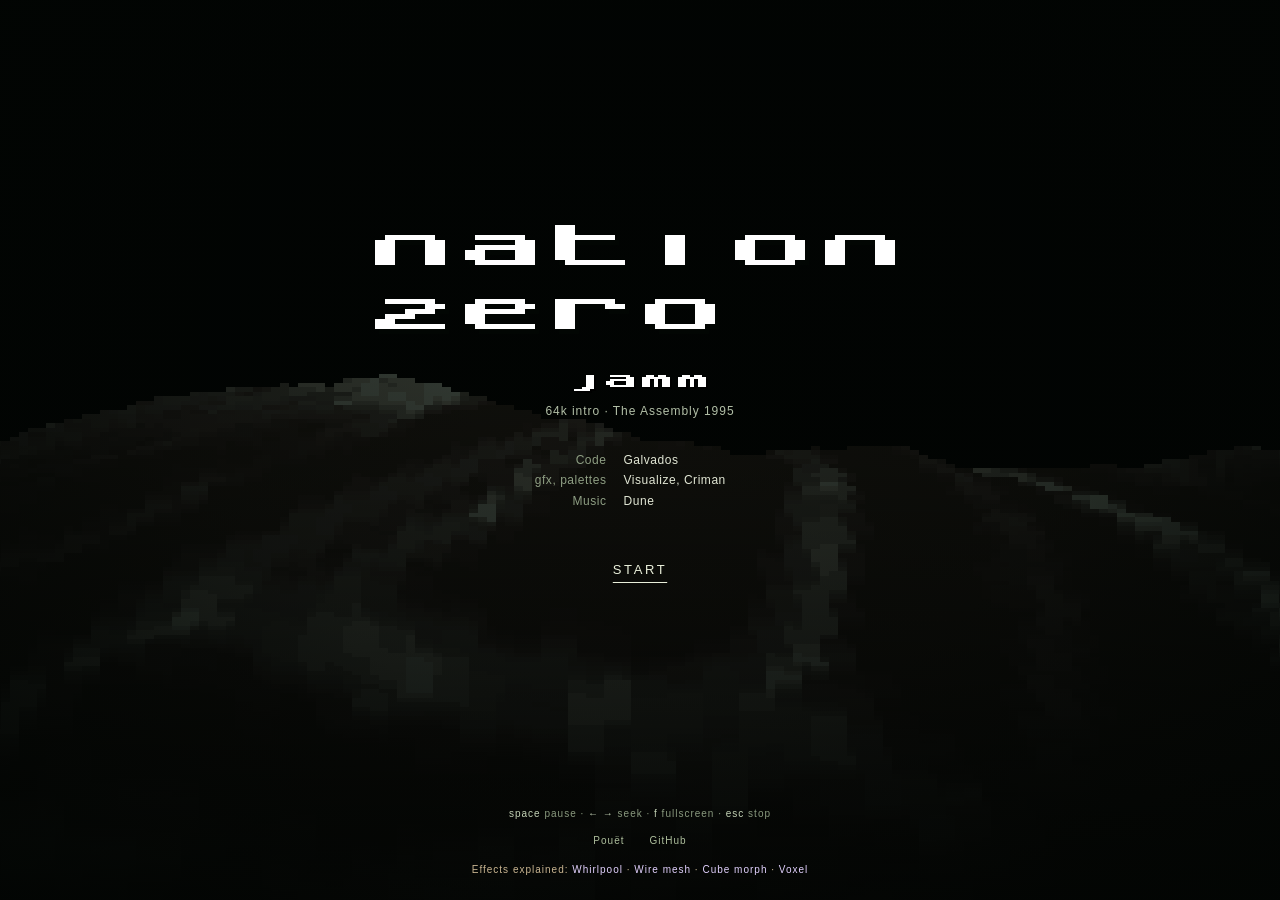
<file: index.html>
<!doctype html>
<html lang="en">
<head>
  <meta charset="utf-8">
  <meta name="viewport" content="width=device-width, initial-scale=1, viewport-fit=cover">
  <meta name="description" content="Nation Zero by Jamm. The 64k intro from The Assembly 1995, brought to your browser.">
  <title>Nation Zero — Jamm</title>
  <link rel="icon" href="data:,">
  <link rel="preload" href="data/nation0.woff2" as="font" type="font/woff2" crossorigin>
  <link rel="stylesheet" href="style.css">
</head>
<body>
  <main id="shell">
    <canvas id="screen" width="320" height="240" aria-label="Nation Zero intro"></canvas>
    <section id="gate" aria-label="Nation Zero">
      <canvas id="background" width="320" height="200" aria-hidden="true"></canvas>
      <div class="shade" aria-hidden="true"></div>
      <div class="gate-content">
        <h1><span>Nation</span><span>Zero</span></h1>
        <p class="group">Jamm</p>
        <p class="meta">64k intro · The Assembly 1995</p>
        <dl class="credits">
          <div><dt>Code</dt><dd>Galvados</dd></div>
          <div><dt>gfx, palettes</dt><dd>Visualize, Criman</dd></div>
          <div><dt>Music</dt><dd>Dune</dd></div>
        </dl>
        <button id="start" class="start" type="button" disabled>Preparing<span class="dots" aria-hidden="true"></span></button>
      </div>
      <footer>
        <p><kbd>space</kbd> pause · <kbd>← →</kbd> seek · <kbd>f</kbd> fullscreen · <kbd>esc</kbd> stop</p>
        <nav aria-label="Production links">
          <a href="https://www.pouet.net/prod.php?which=1366" target="_blank" rel="noopener noreferrer">Pouët</a>
          <a id="github" href="#" hidden>GitHub</a>
        </nav>
        <p class="effect-links">Effects explained:
          <a href="effects-explained/whirlpool-explainer.html">Whirlpool</a> ·
          <a href="effects-explained/wiremesh-explainer.html">Wire mesh</a> ·
          <a href="effects-explained/cube-morph-explainer.html">Cube morph</a> ·
          <a href="effects-explained/voxel-explainer.html">Voxel</a>
        </p>
      </footer>
    </section>
    <div id="hud" hidden>
      <button id="pause" type="button" aria-label="Pause intro">Pause</button>
      <button id="stop" type="button">Stop</button>
      <input id="timeline" type="range" min="0" max="179.9" step="0.1" value="0" aria-label="Seek intro">
      <output id="time">0:00 / 3:00</output>
      <button id="fullscreen" type="button">Fullscreen</button>
    </div>
    <p id="status" role="status" aria-live="polite"></p>
  </main>
  <script type="module" src="app/app.mjs"></script>
</body>
</html>
</file>
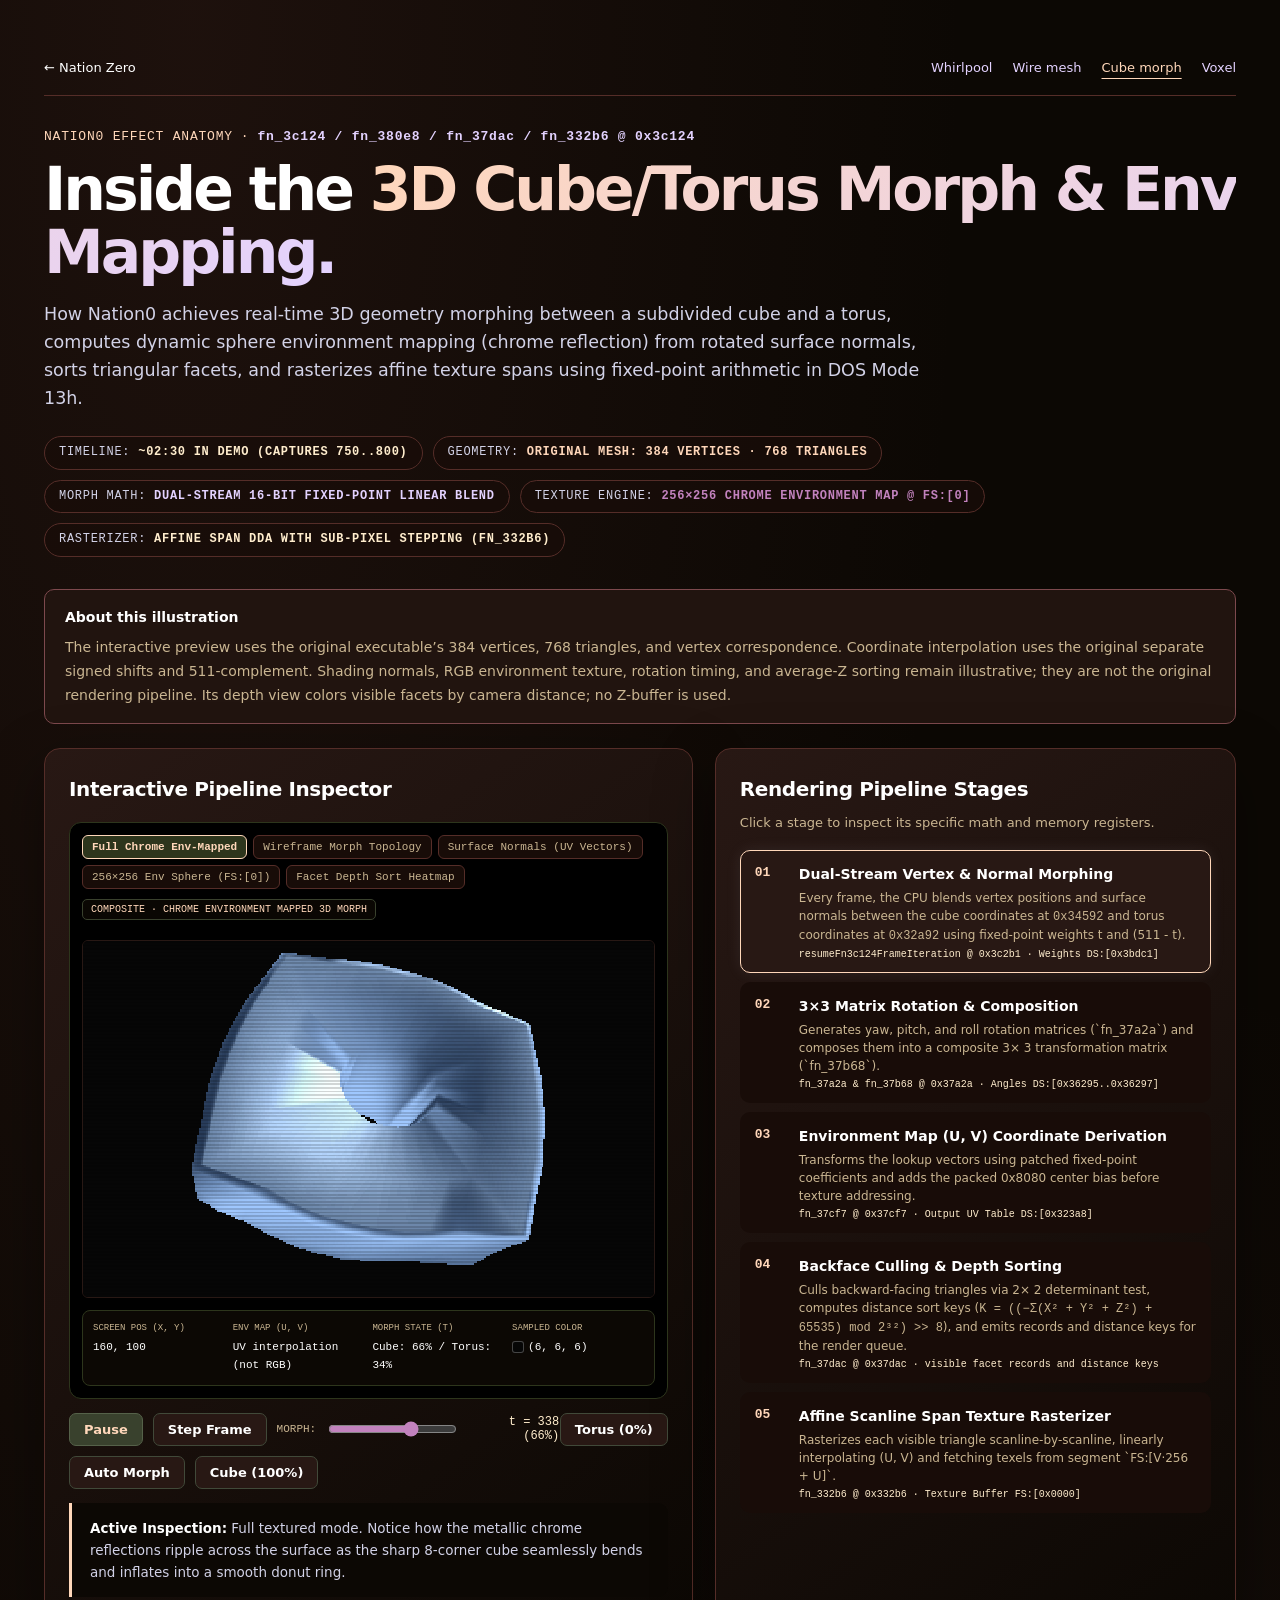
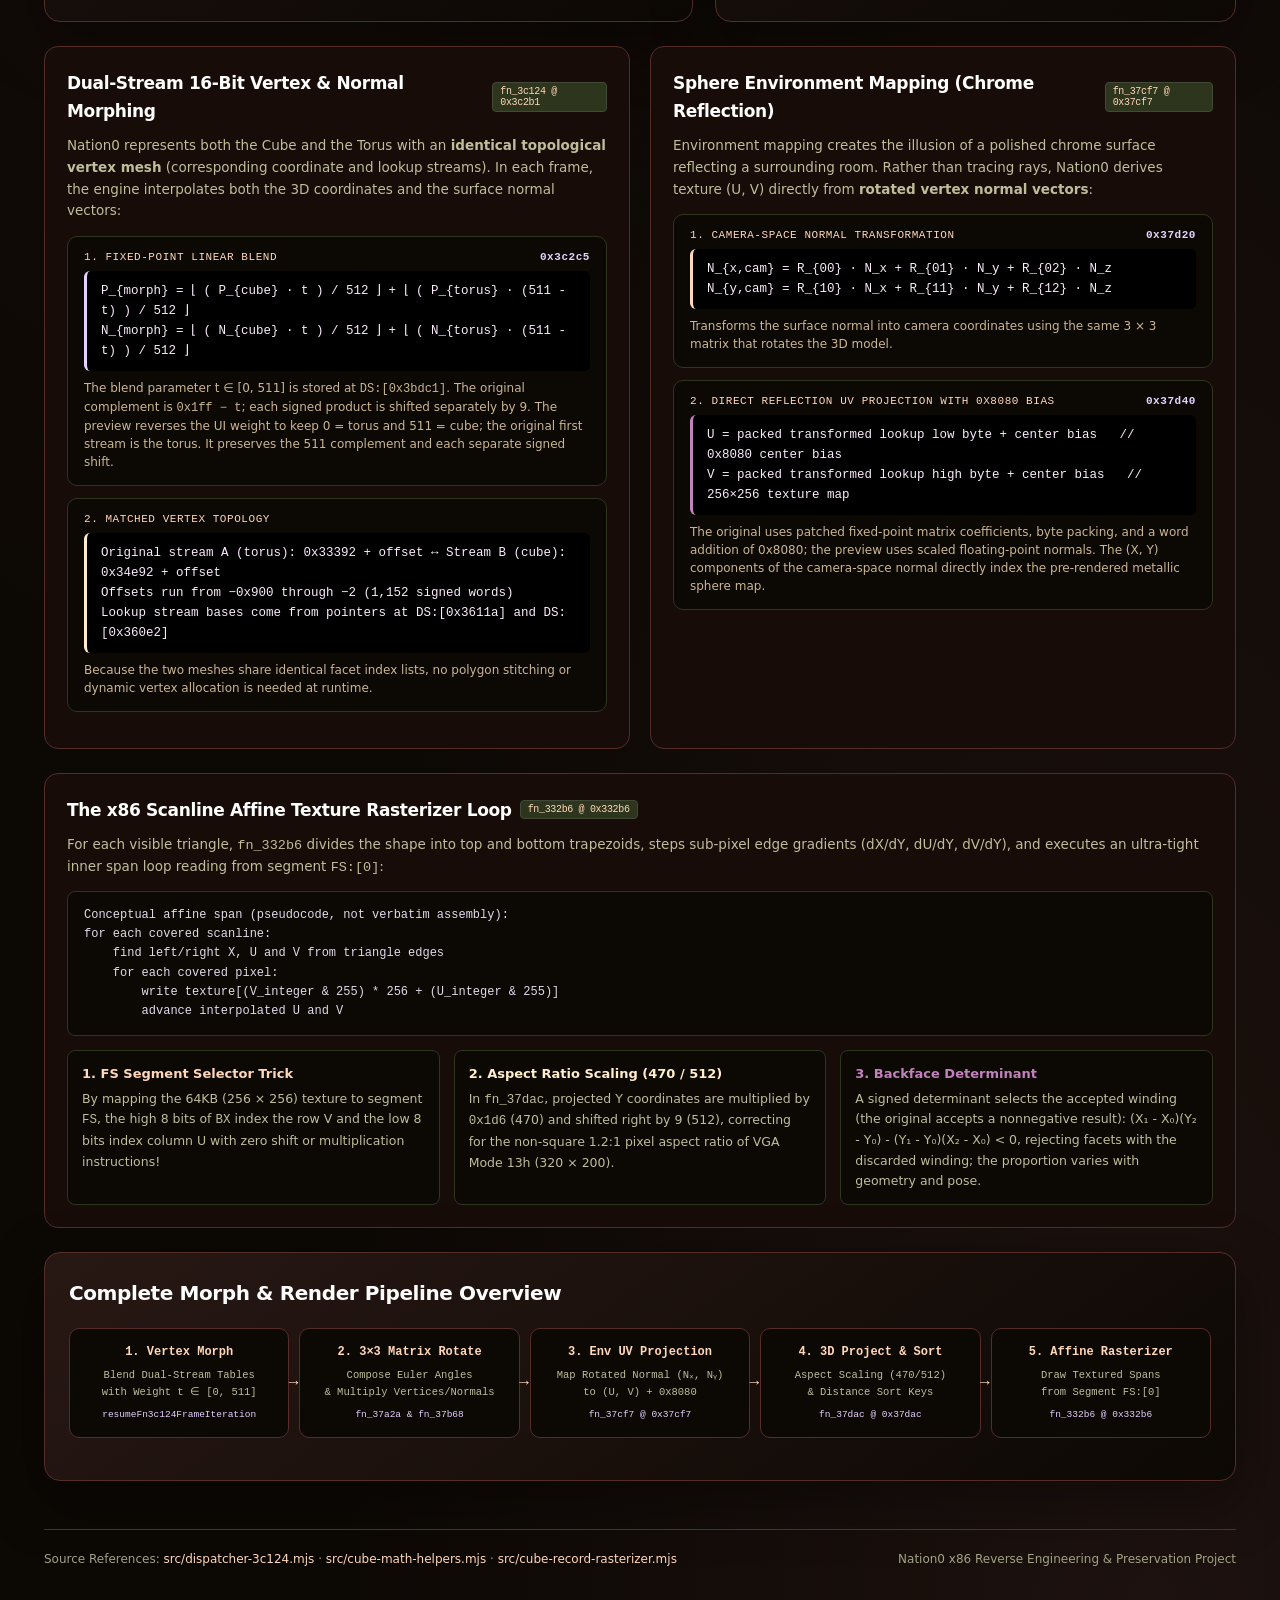
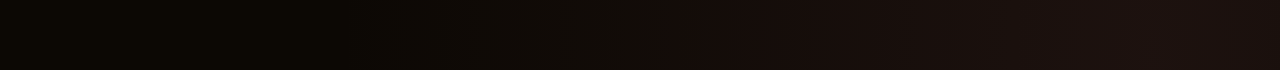
<file: effects-explained/cube-morph-explainer.html>
<!doctype html>
<html lang="en">
<head>
<meta charset="utf-8">
<meta name="viewport" content="width=device-width, initial-scale=1">
<title>Inside the 3D Cube/Torus Morph &amp; Environment Mapping | Nation0 Demoscene Anatomy</title>
<style>

* { box-sizing: border-box; }
body {
  margin: 0;
  background: radial-gradient(ellipse at 20% 0%, #281814 0, transparent 45%), radial-gradient(ellipse at 80% 100%, #281814 0, transparent 50%), var(--bg);
  color: var(--ink);
  font: 15px/1.65 Manrope, system-ui, sans-serif;
  -webkit-font-smoothing: antialiased;
}
main {
  max-width: 1240px;
  margin: auto;
  padding: 40px 24px 100px;
}
.eyebrow, .tag, .mono {
  font-family: 'DM Mono', monospace;
  letter-spacing: .06em;
  text-transform: uppercase;
}
.eyebrow {
  font-size: 13px;
  color: var(--cyan);
  display: flex;
  align-items: center;
  gap: 8px;
  margin-bottom: 8px;
}
.address {
  color: var(--violet);
  font-family: 'JetBrains Mono', 'DM Mono', monospace;
  font-weight: 600;
  text-transform: none;
}
h1 {
  font-size: clamp(34px, 5.2vw, 60px);
  line-height: 1.05;
  letter-spacing: -.05em;
  margin: 10px 0 16px;
  font-weight: 800;
}
h1 span.accent {
  background: linear-gradient(135deg, var(--cyan), #d2d2e7);
  -webkit-background-clip: text;
  -webkit-text-fill-color: transparent;
}
.lead {
  max-width: 900px;
  color: #d2d2e7;
  font-size: 17.5px;
  line-height: 1.6;
  margin: 0 0 24px;
}
.meta {
  display: flex;
  gap: 10px;
  flex-wrap: wrap;
  margin-bottom: 32px;
}
.tag {
  font-size: 12px;
  border: 1px solid var(--line);
  border-radius: 99px;
  padding: 6px 14px;
  color: #d2d2e7;
  background: #180c08c0;
}
.tag b {
  color: var(--gold);
  font-weight: 600;
}
.tag.cyan b { color: var(--cyan); }
.tag.violet b { color: var(--violet); }
.tag.pink b { color: var(--pink); }

/* Layout */
.layout {
  display: grid;
  grid-template-columns: 1.22fr .98fr;
  gap: 22px;
  margin-bottom: 24px;
}
.card {
  background: linear-gradient(145deg, #281814, #0c0804);
  border: 1px solid var(--line);
  border-radius: 16px;
  padding: 24px;
  box-shadow: 0 20px 60px #00000060;
}
.card h2 {
  font-size: 20px;
  margin: 0 0 6px;
  letter-spacing: -.02em;
  display: flex;
  align-items: center;
  justify-content: space-between;
}
.sub {
  color: var(--muted);
  font-size: 13px;
  margin: 0 0 16px;
}

/* Screen and Canvas */
.screen-container {
  position: relative;
  background: #000000;
  border-radius: 12px;
  padding: 12px;
  border: 1px solid #2d351c;
  overflow: hidden;
}
.screen-header {
  display: flex;
  justify-content: space-between;
  align-items: center;
  margin-bottom: 10px;
}
.view-tabs {
  display: flex;
  gap: 6px;
  flex-wrap: wrap;
}
.view-tab {
  background: #180c08;
  border: 1px solid var(--line);
  color: var(--muted);
  font: 11px 'DM Mono', monospace;
  padding: 5px 9px;
  border-radius: 6px;
  cursor: pointer;
  transition: .15s ease;
}
.view-tab:hover {
  color: var(--ink);
  border-color: var(--line-active);
}
.view-tab.active {
  background: #2d351c;
  border-color: var(--cyan);
  color: var(--cyan);
  font-weight: 600;
}
.screen-canvas-wrap {
  position: relative;
  width: 100%;
  aspect-ratio: 4 / 2.5;
  background: #000000;
  border-radius: 6px;
  overflow: hidden;
  border: 1px solid #281814;
}
.screen-canvas-wrap canvas {
  width: 100%;
  height: 100%;
  display: block;
  image-rendering: pixelated;
  cursor: crosshair;
}
.overlay-badge {
  position: absolute;
  top: 10px;
  left: 10px;
  background: #0c0804e0;
  border: 1px solid #39412d;
  padding: 4px 8px;
  border-radius: 5px;
  font: 10px 'DM Mono', monospace;
  color: var(--cyan);
  pointer-events: none;
}

/* Inspector Tooltip */
.inspector-panel {
  display: grid;
  grid-template-columns: repeat(4, 1fr);
  gap: 8px;
  margin-top: 12px;
  padding: 10px;
  background: #0c0804;
  border: 1px solid #2d351c;
  border-radius: 8px;
  font-family: 'DM Mono', monospace;
  font-size: 11px;
}
.inspect-item {
  display: flex;
  flex-direction: column;
}
.inspect-label {
  color: var(--muted);
  font-size: 9px;
  text-transform: uppercase;
}
.inspect-value {
  color: var(--ink);
  font-weight: 500;
  margin-top: 2px;
}
.inspect-swatch {
  display: inline-block;
  width: 12px;
  height: 12px;
  border-radius: 3px;
  vertical-align: middle;
  margin-right: 4px;
  border: 1px solid #ffffff40;
}

/* Controls */
.controls {
  display: flex;
  gap: 10px;
  align-items: center;
  margin-top: 14px;
  flex-wrap: wrap;
}
.btn {
  background: #281814;
  color: var(--ink);
  border: 1px solid #414939;
  padding: 8px 14px;
  border-radius: 7px;
  font-family: inherit;
  font-size: 13px;
  font-weight: 600;
  cursor: pointer;
  transition: .15s ease;
}
.btn:hover {
  background: #2d351c;
  border-color: var(--cyan);
  color: #ffffff;
}
.btn.primary {
  background: #39412d;
  border-color: #556149;
  color: var(--cyan);
}
.btn.primary:hover {
  background: #414939;
}
.slider-group {
  display: flex;
  align-items: center;
  gap: 10px;
  flex: 1;
  min-width: 200px;
}
input[type=range] {
  accent-color: var(--cyan);
  flex: 1;
  cursor: pointer;
}
.readout {
  min-width: 90px;
  text-align: right;
  font: 12px 'DM Mono', monospace;
  color: var(--gold);
}

/* Stages List */
.stages {
  display: grid;
  gap: 9px;
}
.stage {
  display: grid;
  grid-template-columns: 32px 1fr;
  gap: 12px;
  padding: 12px 14px;
  border: 1px solid transparent;
  background: #180c08;
  border-radius: 10px;
  cursor: pointer;
  transition: .2s ease;
}
.stage:hover {
  background: #281814;
  border-color: #39412d;
}
.stage.active {
  background: #281814;
  border-color: var(--cyan);
  box-shadow: 0 0 16px #d2d2e715;
}
.num {
  font: 13px 'DM Mono', monospace;
  color: var(--cyan);
  padding-top: 2px;
  font-weight: 600;
}
.stage h3 {
  font-size: 14px;
  margin: 0 0 3px;
  font-weight: 700;
}
.stage p {
  font-size: 12px;
  color: var(--muted);
  margin: 0 0 4px;
  line-height: 1.5;
}
.stage small {
  font: 10px 'JetBrains Mono', 'DM Mono', monospace;
  color: var(--gold);
  display: block;
}

/* Deep Dive Sections */
.deep-dive {
  display: grid;
  grid-template-columns: repeat(2, 1fr);
  gap: 20px;
  margin-top: 24px;
}
.deep-card {
  background: #180c08;
  border: 1px solid var(--line);
  border-radius: 14px;
  padding: 22px;
}
.deep-card h3 {
  font-size: 17px;
  margin: 0 0 10px;
  letter-spacing: -.02em;
  color: var(--ink);
  display: flex;
  align-items: center;
  gap: 8px;
}
.badge-tech {
  font: 10px 'DM Mono', monospace;
  padding: 3px 7px;
  border-radius: 4px;
  background: #2d351c;
  color: var(--cyan);
  border: 1px solid #414939;
}

/* Enhanced Math and Formula Presentation */
.math-card-group {
  display: grid;
  gap: 12px;
  margin: 14px 0;
}
.math-card {
  background: #0c0804;
  border: 1px solid #2d351c;
  border-radius: 10px;
  padding: 14px 16px;
}
.math-card-title {
  font: 11px 'DM Mono', monospace;
  color: var(--cyan);
  text-transform: uppercase;
  letter-spacing: .05em;
  margin-bottom: 8px;
  display: flex;
  justify-content: space-between;
  align-items: center;
}
.math-card-title span.source {
  color: var(--violet);
  font-weight: 600;
  text-transform: none;
}
.math-formula {
  font-family: 'JetBrains Mono', 'DM Mono', monospace;
  font-size: 12.5px;
  color: #fbebfb;
  background: #000000;
  padding: 10px 14px;
  border-radius: 6px;
  border-left: 3px solid var(--cyan);
  margin-bottom: 8px;
  overflow-x: auto;
  white-space: pre-wrap;
  line-height: 1.6;
}
.math-formula.gold-border { border-left-color: var(--gold); }
.math-formula.pink-border { border-left-color: var(--pink); }
.math-formula.violet-border { border-left-color: var(--violet); }
.math-legend {
  font-size: 12px;
  color: var(--muted);
  line-height: 1.5;
}

/* Assembly Code Box */
.asm-code-box {
  background: #0c0804;
  border: 1px solid #2d351c;
  border-radius: 8px;
  padding: 14px 16px;
  font-family: 'JetBrains Mono', monospace;
  font-size: 12px;
  line-height: 1.6;
  color: #dfdbeb;
  overflow-x: auto;
  white-space: pre;
}
.asm-opcode { color: var(--cyan); font-weight: 600; }
.asm-reg { color: var(--gold); }
.asm-num { color: var(--violet); }
.asm-comment { color: #6d7159; font-style: italic; }
.asm-label { color: var(--pink); font-weight: 700; }

p.desc {
  font-size: 13.5px;
  color: #bebe9a;
  margin: 8px 0 12px;
  line-height: 1.6;
}

/* Detail Box */
.detail-box {
  background: #0c0804;
  border-left: 3px solid var(--cyan);
  border-radius: 0 10px 10px 0;
  padding: 14px 18px;
  margin-top: 14px;
  font-size: 13.5px;
  color: #d2d2e7;
}
.detail-box b {
  color: var(--ink);
}

/* Flow Section */
.flow-card {
  margin-top: 24px;
}
.flow-diagram {
  display: grid;
  grid-template-columns: repeat(5, 1fr);
  gap: 10px;
  margin: 18px 0;
}
.flow-step {
  position: relative;
  background: #0c0804;
  border: 1px solid var(--line);
  border-radius: 10px;
  padding: 14px 10px;
  text-align: center;
  font-family: 'DM Mono', monospace;
  font-size: 11px;
}
.flow-step:not(:last-child):after {
  content: '→';
  position: absolute;
  right: -10px;
  top: 50%;
  transform: translateY(-50%);
  color: var(--cyan);
  font-size: 16px;
  font-weight: 700;
  z-index: 3;
}
.flow-step strong {
  display: block;
  color: var(--cyan);
  font-size: 12px;
  margin-bottom: 4px;
}
.flow-step span {
  color: #bebe9a;
  font-size: 10.5px;
  display: block;
}
.flow-step small {
  color: var(--violet);
  font-size: 9.5px;
  margin-top: 6px;
  display: block;
}

/* Responsive */
@media (max-width: 960px) {
  .layout, .deep-dive {
    grid-template-columns: 1fr;
  }
  .flow-diagram {
    grid-template-columns: 1fr;
  }
  .flow-step:not(:last-child):after {
    content: '↓';
    right: 50%;
    top: auto;
    bottom: -12px;
    transform: translateX(50%);
  }
}
footer {
  margin-top: 48px;
  padding-top: 20px;
  border-top: 1px solid var(--line);
  font-size: 12px;
  color: #a2a286;
  display: flex;
  justify-content: space-between;
  flex-wrap: wrap;
  gap: 12px;
}
footer a {
  color: var(--cyan);
  text-decoration: none;
}
footer a:hover {
  text-decoration: underline;
}
</style>
<link rel="stylesheet" href="nation0-theme.css">
</head>
<body>
<main>
<nav class="explanation-nav" aria-label="Effects explained"><a class="home" href="../index.html">← Nation Zero</a><a href="whirlpool-explainer.html">Whirlpool</a><a href="wiremesh-explainer.html">Wire mesh</a><a href="cube-morph-explainer.html" aria-current="page">Cube morph</a><a href="voxel-explainer.html">Voxel</a></nav>
  <div class="eyebrow">
    <span>Nation0 Effect Anatomy</span> · 
    <span class="address">fn_3c124 / fn_380e8 / fn_37dac / fn_332b6 @ 0x3c124</span>
  </div>
  <h1>Inside the <span class="accent">3D Cube/Torus Morph &amp; Env Mapping.</span></h1>
  <p class="lead">
    How Nation0 achieves real-time 3D geometry morphing between a subdivided cube and a torus, computes dynamic sphere environment mapping (chrome reflection) from rotated surface normals, sorts triangular facets, and rasterizes affine texture spans using fixed-point arithmetic in DOS Mode 13h.
  </p>

  <div class="meta">
    <span class="tag">Timeline: <b>~02:30 in Demo (Captures 750..800)</b></span>
    <span class="tag cyan">Geometry: <b>Original Mesh: 384 Vertices · 768 Triangles</b></span>
    <span class="tag violet">Morph Math: <b>Dual-Stream 16-Bit Fixed-Point Linear Blend</b></span>
    <span class="tag pink">Texture Engine: <b>256×256 Chrome Environment Map @ FS:[0]</b></span>
    <span class="tag">Rasterizer: <b>Affine Span DDA with Sub-Pixel Stepping (fn_332b6)</b></span>
  </div>

  <section class="review-note"><strong>About this illustration</strong><p>The interactive preview uses the original executable’s 384 vertices, 768 triangles, and vertex correspondence. Coordinate interpolation uses the original separate signed shifts and 511-complement. Shading normals, RGB environment texture, rotation timing, and average-Z sorting remain illustrative; they are not the original rendering pipeline. Its depth view colors visible facets by camera distance; no Z-buffer is used.</p></section>
<div class="layout">
    <!-- Interactive View & Canvas -->
    <section class="card">
      <div class="screen-header">
        <h2>Interactive Pipeline Inspector</h2>
      </div>
      <div class="screen-container">
        <div class="screen-header">
          <div class="view-tabs" id="viewTabs">
            <button class="view-tab active" data-mode="textured">Full Chrome Env-Mapped</button>
            <button class="view-tab" data-mode="wireframe">Wireframe Morph Topology</button>
            <button class="view-tab" data-mode="normals">Surface Normals (UV Vectors)</button>
            <button class="view-tab" data-mode="envmap">256×256 Env Sphere (FS:[0])</button>
            <button class="view-tab" data-mode="depth">Facet Depth Sort Heatmap</button>
          </div>
          <span class="overlay-badge" id="canvasBadge">COMPOSITE · CHROME ENVIRONMENT MAPPED 3D MORPH</span>
        </div>

        <div class="screen-canvas-wrap">
          <canvas id="cubeCanvas" width="320" height="200" aria-label="Interactive simulation of the Nation0 3D cube and torus morphing with environment mapping"></canvas>
        </div>

        <!-- Live Pixel Inspector -->
        <div class="inspector-panel" id="inspectorPanel">
          <div class="inspect-item">
            <span class="inspect-label">Screen Pos (X, Y)</span>
            <span class="inspect-value" id="inspCoord">160, 100</span>
          </div>
          <div class="inspect-item">
            <span class="inspect-label">Env Map (U, V)</span>
            <span class="inspect-value" id="inspUV">U: 128, V: 128</span>
          </div>
          <div class="inspect-item">
            <span class="inspect-label">Morph State (t)</span>
            <span class="inspect-value" id="inspMorph">Cube: 50% / Torus: 50%</span>
          </div>
          <div class="inspect-item">
            <span class="inspect-label">Sampled Color</span>
            <span class="inspect-value" id="inspRgb"><span class="inspect-swatch" id="inspSwatch"></span>(0, 0, 0)</span>
          </div>
        </div>
      </div>

      <!-- Controls -->
      <div class="controls">
        <button class="btn primary" id="btnToggle">Pause</button>
        <button class="btn" id="btnStep">Step Frame</button>
        <div class="slider-group">
          <span style="font: 11px 'DM Mono', monospace; color: var(--muted);">MORPH:</span>
          <input id="morphSlider" type="range" min="0" max="511" value="256" aria-label="Morph Weight">
          <span id="morphReadout" class="readout">t = 256 (50%)</span>
        </div>
        <button class="btn" id="btnShapeTorus">Torus (0%)</button>
        <button class="btn" id="btnAutoMorph">Auto Morph</button>
        <button class="btn" id="btnShapeCube">Cube (100%)</button>
      </div>

      <div class="detail-box" id="detailBox">
        <b>Active Inspection:</b> Full textured mode. Notice how the metallic chrome reflections ripple across the surface as the sharp 8-corner cube seamlessly bends and inflates into a smooth donut ring.
      </div>
    </section>

    <!-- Execution Sequence Stages -->
    <section class="card">
      <h2>Rendering Pipeline Stages</h2>
      <p class="sub">Click a stage to inspect its specific math and memory registers.</p>
      <div class="stages" id="stagesList">
        <div class="stage active" data-stage="0">
          <span class="num">01</span>
          <div>
            <h3>Dual-Stream Vertex &amp; Normal Morphing</h3>
            <p>Every frame, the CPU blends vertex positions and surface normals between the cube coordinates at <code>0x34592</code> and torus coordinates at <code>0x32a92</code> using fixed-point weights t and (511 - t).</p>
            <small>resumeFn3c124FrameIteration @ 0x3c2b1 · Weights DS:[0x3bdc1]</small>
          </div>
        </div>

        <div class="stage" data-stage="1">
          <span class="num">02</span>
          <div>
            <h3>3×3 Matrix Rotation &amp; Composition</h3>
            <p>Generates yaw, pitch, and roll rotation matrices (`fn_37a2a`) and composes them into a composite 3× 3 transformation matrix (`fn_37b68`).</p>
            <small>fn_37a2a &amp; fn_37b68 @ 0x37a2a · Angles DS:[0x36295..0x36297]</small>
          </div>
        </div>

        <div class="stage" data-stage="2">
          <span class="num">03</span>
          <div>
            <h3>Environment Map (U, V) Coordinate Derivation</h3>
            <p>Transforms the lookup vectors using patched fixed-point coefficients and adds the packed 0x8080 center bias before texture addressing.</p>
            <small>fn_37cf7 @ 0x37cf7 · Output UV Table DS:[0x323a8]</small>
          </div>
        </div>

        <div class="stage" data-stage="3">
          <span class="num">04</span>
          <div>
            <h3>Backface Culling &amp; Depth Sorting</h3>
            <p>Culls backward-facing triangles via 2× 2 determinant test, computes distance sort keys (<code>K = ((−Σ(X² + Y² + Z²) + 65535) mod 2³²) &gt;&gt; 8</code>), and emits records and distance keys for the render queue.</p>
            <small>fn_37dac @ 0x37dac · visible facet records and distance keys</small>
          </div>
        </div>

        <div class="stage" data-stage="4">
          <span class="num">05</span>
          <div>
            <h3>Affine Scanline Span Texture Rasterizer</h3>
            <p>Rasterizes each visible triangle scanline-by-scanline, linearly interpolating (U, V) and fetching texels from segment `FS:[V·256 + U]`.</p>
            <small>fn_332b6 @ 0x332b6 · Texture Buffer FS:[0x0000]</small>
          </div>
        </div>
      </div>
    </section>
  </div>

  <!-- Deep Dive Math & Transparency Explanations -->
  <div class="deep-dive">
    <!-- Deep Dive 1: 16-Bit Fixed-Point Vertex Morphing -->
    <div class="deep-card">
      <h3>
        Dual-Stream 16-Bit Vertex &amp; Normal Morphing
        <span class="badge-tech">fn_3c124 @ 0x3c2b1</span>
      </h3>
      <p class="desc">
        Nation0 represents both the Cube and the Torus with an <strong>identical topological vertex mesh</strong> (corresponding coordinate and lookup streams). In each frame, the engine interpolates both the 3D coordinates and the surface normal vectors:
      </p>

      <div class="math-card-group">
        <div class="math-card">
          <div class="math-card-title">1. Fixed-Point Linear Blend <span class="source">0x3c2c5</span></div>
          <div class="math-formula violet-border">P_{morph} = ⌊ ( P_{cube} · t ) / 512 ⌋ + ⌊ ( P_{torus} · (511 - t) ) / 512 ⌋
N_{morph} = ⌊ ( N_{cube} · t ) / 512 ⌋ + ⌊ ( N_{torus} · (511 - t) ) / 512 ⌋</div>
          <div class="math-legend">The blend parameter t ∈ [0, 511] is stored at <code>DS:[0x3bdc1]</code>. The original complement is <code>0x1ff − t</code>; each signed product is shifted separately by 9. The preview reverses the UI weight to keep 0 = torus and 511 = cube; the original first stream is the torus. It preserves the 511 complement and each separate signed shift.</div>
        </div>

        <div class="math-card">
          <div class="math-card-title">2. Matched Vertex Topology</div>
          <div class="math-formula gold-border">Original stream A (torus): 0x33392 + offset ↔ Stream B (cube): 0x34e92 + offset
Offsets run from −0x900 through −2 (1,152 signed words)
Lookup stream bases come from pointers at DS:[0x3611a] and DS:[0x360e2]</div>
          <div class="math-legend">Because the two meshes share identical facet index lists, no polygon stitching or dynamic vertex allocation is needed at runtime.</div>
        </div>
      </div>
    </div>

    <!-- Deep Dive 2: Dynamic Sphere Environment Mapping -->
    <div class="deep-card">
      <h3>
        Sphere Environment Mapping (Chrome Reflection)
        <span class="badge-tech">fn_37cf7 @ 0x37cf7</span>
      </h3>

      <p class="desc">
        Environment mapping creates the illusion of a polished chrome surface reflecting a surrounding room. Rather than tracing rays, Nation0 derives texture (U, V) directly from <strong>rotated vertex normal vectors</strong>:
      </p>

      <div class="math-card-group">
        <div class="math-card">
          <div class="math-card-title">1. Camera-Space Normal Transformation <span class="source">0x37d20</span></div>
          <div class="math-formula">N_{x,cam} = R_{00} · N_x + R_{01} · N_y + R_{02} · N_z
N_{y,cam} = R_{10} · N_x + R_{11} · N_y + R_{12} · N_z</div>
          <div class="math-legend">Transforms the surface normal into camera coordinates using the same 3 × 3 matrix that rotates the 3D model.</div>
        </div>

        <div class="math-card">
          <div class="math-card-title">2. Direct Reflection UV Projection with 0x8080 Bias <span class="source">0x37d40</span></div>
          <div class="math-formula pink-border">U = packed transformed lookup low byte + center bias   <span class="comment">// 0x8080 center bias</span>
V = packed transformed lookup high byte + center bias   <span class="comment">// 256×256 texture map</span></div>
          <div class="math-legend">The original uses patched fixed-point matrix coefficients, byte packing, and a word addition of 0x8080; the preview uses scaled floating-point normals. The (X, Y) components of the camera-space normal directly index the pre-rendered metallic sphere map.</div>
        </div>
      </div>
    </div>
  </div>

  <!-- Deep Dive 3: The Assembly Affine Texture Rasterizer -->
  <div class="deep-card" style="margin-top: 24px;">
    <h3>
      The x86 Scanline Affine Texture Rasterizer Loop
      <span class="badge-tech">fn_332b6 @ 0x332b6</span>
    </h3>
    <p class="desc">
      For each visible triangle, <code>fn_332b6</code> divides the shape into top and bottom trapezoids, steps sub-pixel edge gradients (dX/dY, dU/dY, dV/dY), and executes an ultra-tight inner span loop reading from segment <code>FS:[0]</code>:
    </p>

    <pre class="asm-code-box">Conceptual affine span (pseudocode, not verbatim assembly):
for each covered scanline:
    find left/right X, U and V from triangle edges
    for each covered pixel:
        write texture[(V_integer &amp; 255) * 256 + (U_integer &amp; 255)]
        advance interpolated U and V</pre>

    <div style="display: grid; grid-template-columns: repeat(3, 1fr); gap: 14px; margin-top: 14px;">
      <div style="background: #0c0804; padding: 12px 14px; border-radius: 8px; border: 1px solid #2d351c;">
        <strong style="color: var(--cyan); display: block; font-size: 13px; margin-bottom: 4px;">1. FS Segment Selector Trick</strong>
        <p style="font-size: 12.5px; color: #bebe9a; margin: 0;">
          By mapping the 64KB (256 × 256) texture to segment <code>FS</code>, the high 8 bits of <code>BX</code> index the row V and the low 8 bits index column U with zero shift or multiplication instructions!
        </p>
      </div>
      <div style="background: #0c0804; padding: 12px 14px; border-radius: 8px; border: 1px solid #2d351c;">
        <strong style="color: var(--gold); display: block; font-size: 13px; margin-bottom: 4px;">2. Aspect Ratio Scaling (470 / 512)</strong>
        <p style="font-size: 12.5px; color: #bebe9a; margin: 0;">
          In <code>fn_37dac</code>, projected Y coordinates are multiplied by <code>0x1d6</code> (470) and shifted right by 9 (512), correcting for the non-square 1.2:1 pixel aspect ratio of VGA Mode 13h (320 × 200).
        </p>
      </div>
      <div style="background: #0c0804; padding: 12px 14px; border-radius: 8px; border: 1px solid #2d351c;">
        <strong style="color: var(--pink); display: block; font-size: 13px; margin-bottom: 4px;">3. Backface Determinant</strong>
        <p style="font-size: 12.5px; color: #bebe9a; margin: 0;">
          A signed determinant selects the accepted winding (the original accepts a nonnegative result): (X₁ - X₀)(Y₂ - Y₀) - (Y₁ - Y₀)(X₂ - X₀) &lt; 0, rejecting facets with the discarded winding; the proportion varies with geometry and pose.
        </p>
      </div>
    </div>
  </div>

  <!-- Visual Pipeline Summary -->
  <section class="card flow-card">
    <h2>Complete Morph &amp; Render Pipeline Overview</h2>
    <div class="flow-diagram">
      <div class="flow-step">
        <strong>1. Vertex Morph</strong>
        <span>Blend Dual-Stream Tables<br>with Weight t ∈ [0, 511]</span>
        <small>resumeFn3c124FrameIteration</small>
      </div>
      <div class="flow-step">
        <strong>2. 3×3 Matrix Rotate</strong>
        <span>Compose Euler Angles<br>&amp; Multiply Vertices/Normals</span>
        <small>fn_37a2a &amp; fn_37b68</small>
      </div>
      <div class="flow-step">
        <strong>3. Env UV Projection</strong>
        <span>Map Rotated Normal (Nₓ, Nᵧ)<br>to (U, V) + 0x8080</span>
        <small>fn_37cf7 @ 0x37cf7</small>
      </div>
      <div class="flow-step">
        <strong>4. 3D Project &amp; Sort</strong>
        <span>Aspect Scaling (470/512)<br>&amp; Distance Sort Keys</span>
        <small>fn_37dac @ 0x37dac</small>
      </div>
      <div class="flow-step">
        <strong>5. Affine Rasterizer</strong>
        <span>Draw Textured Spans<br>from Segment FS:[0]</span>
        <small>fn_332b6 @ 0x332b6</small>
      </div>
    </div>
  </section>

  <footer>
    <div>Source References: <a href="../src/dispatcher-3c124.mjs">src/dispatcher-3c124.mjs</a> · <a href="../src/cube-math-helpers.mjs">src/cube-math-helpers.mjs</a> · <a href="../src/cube-record-rasterizer.mjs">src/cube-record-rasterizer.mjs</a></div>
    <div>Nation0 x86 Reverse Engineering &amp; Preservation Project</div>
  </footer>
</main>

<script>
// Canvas & Context
const canvas = document.getElementById('cubeCanvas');
const ctx = canvas.getContext('2d');
const morphSlider = document.getElementById('morphSlider');
const morphReadout = document.getElementById('morphReadout');
const btnToggle = document.getElementById('btnToggle');
const btnStep = document.getElementById('btnStep');
const btnShapeTorus = document.getElementById('btnShapeTorus');
const btnShapeCube = document.getElementById('btnShapeCube');
const viewTabs = document.querySelectorAll('.view-tab');
const canvasBadge = document.getElementById('canvasBadge');
const detailBox = document.getElementById('detailBox');

const WIDTH = 320;
const HEIGHT = 200;

// Internal Frame Buffer
const frameBuffer = new Uint8Array(WIDTH * HEIGHT * 3);


// 256x256 Chrome Environment Map (FS:[0])
const ENV_MAP = new Uint8Array(256 * 256 * 3);
(function generateChromeEnvMap() {
  for (let v = 0; v < 256; v++) {
    const ny = (v - 128) / 120;
    for (let u = 0; u < 256; u++) {
      const nx = (u - 128) / 120;
      const r2 = nx * nx + ny * ny;
      const idx = (v * 256 + u) * 3;

      if (r2 <= 1.0) {
        const nz = Math.sqrt(Math.max(0, 1.0 - r2));
        // Specular highlight from top-right light source (0.5, 0.6, 0.6)
        const dotLight = Math.max(0, nx * 0.45 + ny * (-0.55) + nz * 0.7);
        const spec = Math.pow(dotLight, 18);
        
        // Metallic horizon line & blue-cyan chrome sky gradient
        const horizon = Math.sin(ny * 4.0 + nx * 1.5) * 0.5 + 0.5;
        const baseR = Math.floor(40 + horizon * 120 + spec * 220);
        const baseG = Math.floor(60 + horizon * 140 + spec * 240);
        const baseB = Math.floor(90 + horizon * 165 + spec * 255);

        ENV_MAP[idx] = Math.min(255, baseR);
        ENV_MAP[idx + 1] = Math.min(255, baseG);
        ENV_MAP[idx + 2] = Math.min(255, baseB);
      } else {
        // Outside sphere perimeter -> dark metallic background
        ENV_MAP[idx] = 10;
        ENV_MAP[idx + 1] = 15;
        ENV_MAP[idx + 2] = 25;
      }
    }
  }
})();

// ORIGINAL_MESH_BEGIN
// Original EXE tables, DS addresses + 0x0f00 file bias.
// 384 signed XYZ triples at 0x32a92 / 0x34592; 768 triangle records.
// fn_372bc cumulatively decodes the matching 0x33392 / 0x34e92 index streams.
const originalMesh = {"torus":[[244,0,-22],[237,-27,-22],[217,-47,-20],[190,-54,-17],[163,-47,-15],[143,-27,-13],[136,0,-12],[143,27,-13],[163,47,-15],[190,54,-17],[217,47,-20],[237,27,-22],[244,0,25],[237,-27,24],[217,-47,22],[190,-54,19],[163,-47,16],[143,-27,14],[136,0,14],[143,27,14],[163,47,16],[190,54,19],[217,47,22],[237,27,24],[234,0,72],[227,-27,70],[208,-47,64],[182,-54,56],[156,-47,48],[137,-27,42],[130,0,40],[137,27,42],[156,47,48],[182,54,56],[208,47,64],[227,27,70],[216,0,116],[209,-27,113],[192,-47,103],[168,-54,91],[144,-47,78],[126,-27,68],[120,0,65],[126,27,68],[144,47,78],[168,54,91],[192,47,103],[209,27,113],[189,0,156],[183,-27,152],[168,-47,139],[147,-54,122],[126,-47,104],[110,-27,92],[105,0,87],[110,27,92],[126,47,104],[147,54,122],[168,47,139],[183,27,152],[154,0,190],[150,-27,185],[137,-47,169],[120,-54,148],[103,-47,127],[90,-27,111],[86,0,106],[90,27,111],[103,47,127],[120,54,148],[137,47,169],[150,27,185],[114,0,217],[111,-27,210],[101,-47,193],[89,-54,169],[76,-47,145],[67,-27,127],[63,0,121],[67,27,127],[76,47,145],[89,54,169],[101,47,193],[111,27,210],[70,0,235],[68,-27,228],[62,-47,209],[54,-54,183],[46,-47,157],[41,-27,138],[39,0,131],[41,27,138],[46,47,157],[54,54,183],[62,47,209],[68,27,228],[22,0,244],[22,-27,237],[20,-47,217],[17,-54,190],[15,-47,163],[13,-27,143],[12,0,136],[13,27,143],[15,47,163],[17,54,190],[20,47,217],[22,27,237],[-25,0,244],[-24,-27,237],[-22,-47,217],[-19,-54,190],[-16,-47,163],[-14,-27,143],[-14,0,136],[-14,27,143],[-16,47,163],[-19,54,190],[-22,47,217],[-24,27,237],[-72,0,234],[-70,-27,227],[-64,-47,208],[-56,-54,182],[-48,-47,156],[-42,-27,137],[-40,0,130],[-42,27,137],[-48,47,156],[-56,54,182],[-64,47,208],[-70,27,227],[-116,0,216],[-113,-27,209],[-103,-47,192],[-91,-54,168],[-78,-47,144],[-68,-27,126],[-65,0,120],[-68,27,126],[-78,47,144],[-91,54,168],[-103,47,192],[-113,27,209],[-156,0,189],[-152,-27,183],[-139,-47,168],[-122,-54,147],[-104,-47,126],[-92,-27,110],[-87,0,105],[-92,27,110],[-104,47,126],[-122,54,147],[-139,47,168],[-152,27,183],[-190,0,154],[-185,-27,150],[-169,-47,137],[-148,-54,120],[-127,-47,103],[-111,-27,90],[-106,0,86],[-111,27,90],[-127,47,103],[-148,54,120],[-169,47,137],[-185,27,150],[-217,0,114],[-210,-27,111],[-193,-47,101],[-169,-54,89],[-145,-47,76],[-127,-27,67],[-121,0,63],[-127,27,67],[-145,47,76],[-169,54,89],[-193,47,101],[-210,27,111],[-235,0,70],[-228,-27,68],[-209,-47,62],[-183,-54,54],[-157,-47,46],[-138,-27,41],[-131,0,39],[-138,27,41],[-157,47,46],[-183,54,54],[-209,47,62],[-228,27,68],[-244,0,22],[-237,-27,22],[-217,-47,20],[-190,-54,17],[-163,-47,15],[-143,-27,13],[-136,0,12],[-143,27,13],[-163,47,15],[-190,54,17],[-217,47,20],[-237,27,22],[-244,0,-25],[-237,-27,-24],[-217,-47,-22],[-190,-54,-19],[-163,-47,-16],[-143,-27,-14],[-136,0,-14],[-143,27,-14],[-163,47,-16],[-190,54,-19],[-217,47,-22],[-237,27,-24],[-234,0,-72],[-227,-27,-70],[-208,-47,-64],[-182,-54,-56],[-156,-47,-48],[-137,-27,-42],[-130,0,-40],[-137,27,-42],[-156,47,-48],[-182,54,-56],[-208,47,-64],[-227,27,-70],[-216,0,-116],[-209,-27,-113],[-192,-47,-103],[-168,-54,-91],[-144,-47,-78],[-126,-27,-68],[-120,0,-65],[-126,27,-68],[-144,47,-78],[-168,54,-91],[-192,47,-103],[-209,27,-113],[-189,0,-156],[-183,-27,-152],[-168,-47,-139],[-147,-54,-122],[-126,-47,-104],[-110,-27,-92],[-105,0,-87],[-110,27,-92],[-126,47,-104],[-147,54,-122],[-168,47,-139],[-183,27,-152],[-154,0,-190],[-150,-27,-185],[-137,-47,-169],[-120,-54,-148],[-103,-47,-127],[-90,-27,-111],[-86,0,-106],[-90,27,-111],[-103,47,-127],[-120,54,-148],[-137,47,-169],[-150,27,-185],[-114,0,-217],[-111,-27,-210],[-101,-47,-193],[-89,-54,-169],[-76,-47,-145],[-67,-27,-127],[-63,0,-121],[-67,27,-127],[-76,47,-145],[-89,54,-169],[-101,47,-193],[-111,27,-210],[-70,0,-235],[-68,-27,-228],[-62,-47,-209],[-54,-54,-183],[-46,-47,-157],[-41,-27,-138],[-39,0,-131],[-41,27,-138],[-46,47,-157],[-54,54,-183],[-62,47,-209],[-68,27,-228],[-22,0,-244],[-22,-27,-237],[-20,-47,-217],[-17,-54,-190],[-15,-47,-163],[-13,-27,-143],[-12,0,-136],[-13,27,-143],[-15,47,-163],[-17,54,-190],[-20,47,-217],[-22,27,-237],[25,0,-244],[24,-27,-237],[22,-47,-217],[19,-54,-190],[16,-47,-163],[14,-27,-143],[14,0,-136],[14,27,-143],[16,47,-163],[19,54,-190],[22,47,-217],[24,27,-237],[72,0,-234],[70,-27,-227],[64,-47,-208],[56,-54,-182],[48,-47,-156],[42,-27,-137],[40,0,-130],[42,27,-137],[48,47,-156],[56,54,-182],[64,47,-208],[70,27,-227],[116,0,-216],[113,-27,-209],[103,-47,-192],[91,-54,-168],[78,-47,-144],[68,-27,-126],[65,0,-120],[68,27,-126],[78,47,-144],[91,54,-168],[103,47,-192],[113,27,-209],[156,0,-189],[152,-27,-183],[139,-47,-168],[122,-54,-147],[104,-47,-126],[92,-27,-110],[87,0,-105],[92,27,-110],[104,47,-126],[122,54,-147],[139,47,-168],[152,27,-183],[190,0,-154],[185,-27,-150],[169,-47,-137],[148,-54,-120],[127,-47,-103],[111,-27,-90],[106,0,-86],[111,27,-90],[127,47,-103],[148,54,-120],[169,47,-137],[185,27,-150],[217,0,-114],[210,-27,-111],[193,-47,-101],[169,-54,-89],[145,-47,-76],[127,-27,-67],[121,0,-63],[127,27,-67],[145,47,-76],[169,54,-89],[193,47,-101],[210,27,-111],[235,0,-70],[228,-27,-68],[209,-47,-62],[183,-54,-54],[157,-47,-46],[138,-27,-41],[131,0,-39],[138,27,-41],[157,47,-46],[183,54,-54],[209,47,-62],[228,27,-68]],"cube":[[131,0,-17],[131,-35,-16],[131,-127,-15],[131,-127,-13],[73,-127,-11],[0,-128,0],[0,0,0],[0,125,0],[73,124,-11],[131,124,-13],[131,124,-15],[131,35,-16],[132,0,5],[132,-35,4],[131,-127,5],[131,-127,5],[73,-127,5],[0,-128,0],[0,0,0],[0,125,0],[73,124,5],[131,124,5],[131,124,5],[132,35,4],[132,0,25],[132,-35,22],[131,-127,21],[131,-127,20],[73,-127,19],[0,-128,0],[0,0,0],[0,125,0],[73,124,19],[131,124,20],[131,124,21],[132,35,22],[132,0,45],[132,-35,44],[131,-127,39],[131,-127,35],[74,-127,31],[0,-128,0],[0,0,0],[0,125,0],[74,124,31],[131,124,35],[131,124,39],[132,35,44],[132,0,133],[132,-35,80],[131,-127,67],[132,-127,57],[72,-127,47],[0,-128,0],[0,0,0],[0,125,0],[72,124,47],[132,124,57],[131,124,67],[132,35,80],[132,0,132],[131,-35,131],[131,-127,132],[132,-127,131],[73,-127,68],[0,-128,0],[0,0,0],[0,125,0],[73,124,68],[132,124,131],[131,124,132],[131,35,131],[86,0,131],[83,-35,132],[76,-127,132],[76,-127,132],[57,-127,67],[0,-128,0],[0,0,0],[0,125,0],[57,124,67],[76,124,132],[76,124,132],[83,35,132],[52,0,131],[51,-35,131],[46,-127,132],[46,-127,132],[35,-127,67],[0,-128,1],[0,0,0],[0,125,1],[35,124,67],[46,124,132],[46,124,132],[51,35,131],[17,0,131],[16,-35,131],[15,-127,131],[14,-127,131],[11,-127,67],[0,-128,1],[0,0,1],[0,125,1],[11,124,67],[14,124,131],[15,124,131],[16,35,131],[-18,0,132],[-18,-35,132],[-16,-127,131],[-16,-127,131],[-12,-127,67],[0,-128,1],[0,0,1],[0,125,1],[-12,124,67],[-16,124,131],[-16,124,131],[-18,35,132],[-54,0,132],[-52,-35,132],[-48,-127,131],[-47,-127,131],[-36,-127,68],[0,-128,1],[0,0,0],[0,125,1],[-36,124,68],[-47,124,131],[-48,124,131],[-52,35,132],[-87,0,132],[-85,-35,132],[-77,-127,131],[-77,-127,131],[-58,-127,68],[0,-128,0],[0,0,0],[0,125,0],[-58,124,68],[-77,124,131],[-77,124,131],[-85,35,132],[-125,0,132],[-125,-35,132],[-125,-127,131],[-125,-127,132],[-73,-127,67],[0,-128,0],[0,0,0],[0,125,0],[-73,124,67],[-125,124,132],[-125,124,131],[-125,35,132],[-125,0,64],[-125,-35,62],[-125,-127,56],[-124,-127,50],[-73,-127,42],[0,-128,0],[0,0,0],[0,125,0],[-73,124,42],[-124,124,50],[-125,124,56],[-125,35,62],[-124,0,49],[-125,-35,46],[-125,-127,42],[-125,-127,38],[-73,-127,32],[0,-128,0],[0,0,0],[0,125,0],[-73,124,32],[-125,124,38],[-125,124,42],[-125,35,46],[-124,0,32],[-124,-35,31],[-125,-127,29],[-125,-127,25],[-72,-127,21],[0,-128,0],[0,0,0],[0,125,0],[-72,124,21],[-125,124,25],[-125,124,29],[-124,35,31],[-124,0,17],[-124,-35,16],[-124,-127,15],[-125,-127,13],[-73,-127,11],[0,-128,0],[0,0,0],[0,125,0],[-73,124,11],[-125,124,13],[-124,124,15],[-124,35,16],[-125,0,-6],[-126,-35,0],[-124,-127,-1],[-124,-127,0],[-73,-127,-1],[0,-128,0],[0,0,0],[0,125,0],[-73,124,-1],[-124,124,0],[-124,124,-1],[-126,35,0],[-125,0,-36],[-125,-35,-35],[-125,-127,-29],[-124,-127,-24],[-73,-127,-15],[0,-128,0],[0,0,0],[0,125,0],[-73,124,-15],[-124,124,-24],[-125,124,-29],[-125,35,-35],[-125,0,-63],[-125,-35,-60],[-125,-127,-53],[-124,-127,-46],[-74,-127,-38],[0,-128,0],[0,0,0],[0,125,0],[-74,124,-38],[-124,124,-46],[-125,124,-53],[-125,35,-60],[-125,0,-91],[-125,-35,-84],[-124,-127,-78],[-125,-127,-69],[-72,-127,-55],[0,-128,0],[0,0,0],[0,125,0],[-72,124,-55],[-125,124,-69],[-124,124,-78],[-125,35,-84],[-125,0,-128],[-124,-35,-127],[-125,-127,-128],[-125,-127,-127],[-73,-127,-77],[0,-128,0],[0,0,0],[0,125,0],[-73,124,-77],[-125,124,-127],[-125,124,-128],[-124,35,-127],[-86,0,-127],[-83,-35,-128],[-76,-127,-128],[-76,-127,-128],[-57,-127,-77],[0,-128,0],[0,0,0],[0,125,0],[-57,124,-77],[-76,124,-128],[-76,124,-128],[-83,35,-128],[-52,0,-127],[-51,-35,-127],[-46,-127,-128],[-46,-127,-127],[-35,-127,-77],[0,-128,0],[0,0,0],[0,125,-1],[-35,124,-77],[-46,124,-127],[-46,124,-128],[-51,35,-127],[-17,0,-127],[-16,-35,-127],[-15,-127,-127],[-14,-127,-127],[-11,-127,-77],[0,-128,-1],[0,0,-1],[0,125,-1],[-11,124,-77],[-14,124,-127],[-15,124,-127],[-16,35,-127],[18,0,-128],[18,-35,-128],[16,-127,-127],[16,-127,-127],[12,-127,-77],[0,-128,-1],[0,0,-1],[0,125,-1],[12,124,-77],[16,124,-127],[16,124,-127],[18,35,-128],[54,0,-128],[52,-35,-128],[48,-127,-127],[47,-127,-127],[36,-127,-78],[0,-128,-1],[0,0,0],[0,125,-1],[36,124,-78],[47,124,-127],[48,124,-127],[52,35,-128],[87,0,-127],[85,-35,-128],[77,-127,-127],[77,-127,-127],[58,-127,-78],[0,-128,0],[0,0,0],[0,125,0],[58,124,-78],[77,124,-127],[77,124,-127],[85,35,-128],[132,0,-128],[131,-35,-128],[131,-127,-127],[132,-127,-128],[73,-127,-76],[0,-128,0],[0,0,0],[0,125,0],[73,124,-76],[132,124,-128],[131,124,-127],[131,35,-128],[132,0,-76],[131,-35,-70],[132,-127,-65],[131,-127,-59],[73,-127,-46],[0,-128,0],[0,0,0],[0,125,0],[73,124,-46],[131,124,-59],[132,124,-65],[131,35,-70],[131,0,-56],[132,-35,-53],[132,-127,-46],[132,-127,-42],[73,-127,-34],[0,-128,0],[0,0,0],[0,125,0],[73,124,-34],[132,124,-42],[132,124,-46],[132,35,-53],[131,0,-36],[131,-35,-34],[132,-127,-29],[132,-127,-24],[72,-127,-18],[0,-128,0],[0,0,0],[0,125,0],[72,124,-18],[132,124,-24],[132,124,-29],[131,35,-34]],"triangles":[[0,13,1],[0,12,13],[1,14,2],[1,13,14],[2,15,3],[2,14,15],[3,16,4],[3,15,16],[4,17,5],[4,16,17],[5,18,6],[5,17,18],[6,19,7],[6,18,19],[7,20,8],[7,19,20],[8,21,9],[8,20,21],[9,22,10],[9,21,22],[10,23,11],[10,22,23],[11,12,0],[11,23,12],[12,25,13],[12,24,25],[13,26,14],[13,25,26],[14,27,15],[14,26,27],[15,28,16],[15,27,28],[16,29,17],[16,28,29],[17,30,18],[17,29,30],[18,31,19],[18,30,31],[19,32,20],[19,31,32],[20,33,21],[20,32,33],[21,34,22],[21,33,34],[22,35,23],[22,34,35],[23,24,12],[23,35,24],[24,37,25],[24,36,37],[25,38,26],[25,37,38],[26,39,27],[26,38,39],[27,40,28],[27,39,40],[28,41,29],[28,40,41],[29,42,30],[29,41,42],[30,43,31],[30,42,43],[31,44,32],[31,43,44],[32,45,33],[32,44,45],[33,46,34],[33,45,46],[34,47,35],[34,46,47],[35,36,24],[35,47,36],[36,49,37],[36,48,49],[37,50,38],[37,49,50],[38,51,39],[38,50,51],[39,52,40],[39,51,52],[40,53,41],[40,52,53],[41,54,42],[41,53,54],[42,55,43],[42,54,55],[43,56,44],[43,55,56],[44,57,45],[44,56,57],[45,58,46],[45,57,58],[46,59,47],[46,58,59],[47,48,36],[47,59,48],[48,61,49],[48,60,61],[49,62,50],[49,61,62],[50,63,51],[50,62,63],[51,64,52],[51,63,64],[52,65,53],[52,64,65],[53,66,54],[53,65,66],[54,67,55],[54,66,67],[55,68,56],[55,67,68],[56,69,57],[56,68,69],[57,70,58],[57,69,70],[58,71,59],[58,70,71],[59,60,48],[59,71,60],[60,73,61],[60,72,73],[61,74,62],[61,73,74],[62,75,63],[62,74,75],[63,76,64],[63,75,76],[64,77,65],[64,76,77],[65,78,66],[65,77,78],[66,79,67],[66,78,79],[67,80,68],[67,79,80],[68,81,69],[68,80,81],[69,82,70],[69,81,82],[70,83,71],[70,82,83],[71,72,60],[71,83,72],[72,85,73],[72,84,85],[73,86,74],[73,85,86],[74,87,75],[74,86,87],[75,88,76],[75,87,88],[76,89,77],[76,88,89],[77,90,78],[77,89,90],[78,91,79],[78,90,91],[79,92,80],[79,91,92],[80,93,81],[80,92,93],[81,94,82],[81,93,94],[82,95,83],[82,94,95],[83,84,72],[83,95,84],[84,97,85],[84,96,97],[85,98,86],[85,97,98],[86,99,87],[86,98,99],[87,100,88],[87,99,100],[88,101,89],[88,100,101],[89,102,90],[89,101,102],[90,103,91],[90,102,103],[91,104,92],[91,103,104],[92,105,93],[92,104,105],[93,106,94],[93,105,106],[94,107,95],[94,106,107],[95,96,84],[95,107,96],[96,109,97],[96,108,109],[97,110,98],[97,109,110],[98,111,99],[98,110,111],[99,112,100],[99,111,112],[100,113,101],[100,112,113],[101,114,102],[101,113,114],[102,115,103],[102,114,115],[103,116,104],[103,115,116],[104,117,105],[104,116,117],[105,118,106],[105,117,118],[106,119,107],[106,118,119],[107,108,96],[107,119,108],[108,121,109],[108,120,121],[109,122,110],[109,121,122],[110,123,111],[110,122,123],[111,124,112],[111,123,124],[112,125,113],[112,124,125],[113,126,114],[113,125,126],[114,127,115],[114,126,127],[115,128,116],[115,127,128],[116,129,117],[116,128,129],[117,130,118],[117,129,130],[118,131,119],[118,130,131],[119,120,108],[119,131,120],[120,133,121],[120,132,133],[121,134,122],[121,133,134],[122,135,123],[122,134,135],[123,136,124],[123,135,136],[124,137,125],[124,136,137],[125,138,126],[125,137,138],[126,139,127],[126,138,139],[127,140,128],[127,139,140],[128,141,129],[128,140,141],[129,142,130],[129,141,142],[130,143,131],[130,142,143],[131,132,120],[131,143,132],[132,145,133],[132,144,145],[133,146,134],[133,145,146],[134,147,135],[134,146,147],[135,148,136],[135,147,148],[136,149,137],[136,148,149],[137,150,138],[137,149,150],[138,151,139],[138,150,151],[139,152,140],[139,151,152],[140,153,141],[140,152,153],[141,154,142],[141,153,154],[142,155,143],[142,154,155],[143,144,132],[143,155,144],[144,157,145],[144,156,157],[145,158,146],[145,157,158],[146,159,147],[146,158,159],[147,160,148],[147,159,160],[148,161,149],[148,160,161],[149,162,150],[149,161,162],[150,163,151],[150,162,163],[151,164,152],[151,163,164],[152,165,153],[152,164,165],[153,166,154],[153,165,166],[154,167,155],[154,166,167],[155,156,144],[155,167,156],[156,169,157],[156,168,169],[157,170,158],[157,169,170],[158,171,159],[158,170,171],[159,172,160],[159,171,172],[160,173,161],[160,172,173],[161,174,162],[161,173,174],[162,175,163],[162,174,175],[163,176,164],[163,175,176],[164,177,165],[164,176,177],[165,178,166],[165,177,178],[166,179,167],[166,178,179],[167,168,156],[167,179,168],[168,181,169],[168,180,181],[169,182,170],[169,181,182],[170,183,171],[170,182,183],[171,184,172],[171,183,184],[172,185,173],[172,184,185],[173,186,174],[173,185,186],[174,187,175],[174,186,187],[175,188,176],[175,187,188],[176,189,177],[176,188,189],[177,190,178],[177,189,190],[178,191,179],[178,190,191],[179,180,168],[179,191,180],[180,193,181],[180,192,193],[181,194,182],[181,193,194],[182,195,183],[182,194,195],[183,196,184],[183,195,196],[184,197,185],[184,196,197],[185,198,186],[185,197,198],[186,199,187],[186,198,199],[187,200,188],[187,199,200],[188,201,189],[188,200,201],[189,202,190],[189,201,202],[190,203,191],[190,202,203],[191,192,180],[191,203,192],[192,205,193],[192,204,205],[193,206,194],[193,205,206],[194,207,195],[194,206,207],[195,208,196],[195,207,208],[196,209,197],[196,208,209],[197,210,198],[197,209,210],[198,211,199],[198,210,211],[199,212,200],[199,211,212],[200,213,201],[200,212,213],[201,214,202],[201,213,214],[202,215,203],[202,214,215],[203,204,192],[203,215,204],[204,217,205],[204,216,217],[205,218,206],[205,217,218],[206,219,207],[206,218,219],[207,220,208],[207,219,220],[208,221,209],[208,220,221],[209,222,210],[209,221,222],[210,223,211],[210,222,223],[211,224,212],[211,223,224],[212,225,213],[212,224,225],[213,226,214],[213,225,226],[214,227,215],[214,226,227],[215,216,204],[215,227,216],[216,229,217],[216,228,229],[217,230,218],[217,229,230],[218,231,219],[218,230,231],[219,232,220],[219,231,232],[220,233,221],[220,232,233],[221,234,222],[221,233,234],[222,235,223],[222,234,235],[223,236,224],[223,235,236],[224,237,225],[224,236,237],[225,238,226],[225,237,238],[226,239,227],[226,238,239],[227,228,216],[227,239,228],[228,241,229],[228,240,241],[229,242,230],[229,241,242],[230,243,231],[230,242,243],[231,244,232],[231,243,244],[232,245,233],[232,244,245],[233,246,234],[233,245,246],[234,247,235],[234,246,247],[235,248,236],[235,247,248],[236,249,237],[236,248,249],[237,250,238],[237,249,250],[238,251,239],[238,250,251],[239,240,228],[239,251,240],[240,253,241],[240,252,253],[241,254,242],[241,253,254],[242,255,243],[242,254,255],[243,256,244],[243,255,256],[244,257,245],[244,256,257],[245,258,246],[245,257,258],[246,259,247],[246,258,259],[247,260,248],[247,259,260],[248,261,249],[248,260,261],[249,262,250],[249,261,262],[250,263,251],[250,262,263],[251,252,240],[251,263,252],[252,265,253],[252,264,265],[253,266,254],[253,265,266],[254,267,255],[254,266,267],[255,268,256],[255,267,268],[256,269,257],[256,268,269],[257,270,258],[257,269,270],[258,271,259],[258,270,271],[259,272,260],[259,271,272],[260,273,261],[260,272,273],[261,274,262],[261,273,274],[262,275,263],[262,274,275],[263,264,252],[263,275,264],[264,277,265],[264,276,277],[265,278,266],[265,277,278],[266,279,267],[266,278,279],[267,280,268],[267,279,280],[268,281,269],[268,280,281],[269,282,270],[269,281,282],[270,283,271],[270,282,283],[271,284,272],[271,283,284],[272,285,273],[272,284,285],[273,286,274],[273,285,286],[274,287,275],[274,286,287],[275,276,264],[275,287,276],[276,289,277],[276,288,289],[277,290,278],[277,289,290],[278,291,279],[278,290,291],[279,292,280],[279,291,292],[280,293,281],[280,292,293],[281,294,282],[281,293,294],[282,295,283],[282,294,295],[283,296,284],[283,295,296],[284,297,285],[284,296,297],[285,298,286],[285,297,298],[286,299,287],[286,298,299],[287,288,276],[287,299,288],[288,301,289],[288,300,301],[289,302,290],[289,301,302],[290,303,291],[290,302,303],[291,304,292],[291,303,304],[292,305,293],[292,304,305],[293,306,294],[293,305,306],[294,307,295],[294,306,307],[295,308,296],[295,307,308],[296,309,297],[296,308,309],[297,310,298],[297,309,310],[298,311,299],[298,310,311],[299,300,288],[299,311,300],[300,313,301],[300,312,313],[301,314,302],[301,313,314],[302,315,303],[302,314,315],[303,316,304],[303,315,316],[304,317,305],[304,316,317],[305,318,306],[305,317,318],[306,319,307],[306,318,319],[307,320,308],[307,319,320],[308,321,309],[308,320,321],[309,322,310],[309,321,322],[310,323,311],[310,322,323],[311,312,300],[311,323,312],[312,325,313],[312,324,325],[313,326,314],[313,325,326],[314,327,315],[314,326,327],[315,328,316],[315,327,328],[316,329,317],[316,328,329],[317,330,318],[317,329,330],[318,331,319],[318,330,331],[319,332,320],[319,331,332],[320,333,321],[320,332,333],[321,334,322],[321,333,334],[322,335,323],[322,334,335],[323,324,312],[323,335,324],[324,337,325],[324,336,337],[325,338,326],[325,337,338],[326,339,327],[326,338,339],[327,340,328],[327,339,340],[328,341,329],[328,340,341],[329,342,330],[329,341,342],[330,343,331],[330,342,343],[331,344,332],[331,343,344],[332,345,333],[332,344,345],[333,346,334],[333,345,346],[334,347,335],[334,346,347],[335,336,324],[335,347,336],[336,349,337],[336,348,349],[337,350,338],[337,349,350],[338,351,339],[338,350,351],[339,352,340],[339,351,352],[340,353,341],[340,352,353],[341,354,342],[341,353,354],[342,355,343],[342,354,355],[343,356,344],[343,355,356],[344,357,345],[344,356,357],[345,358,346],[345,357,358],[346,359,347],[346,358,359],[347,348,336],[347,359,348],[348,361,349],[348,360,361],[349,362,350],[349,361,362],[350,363,351],[350,362,363],[351,364,352],[351,363,364],[352,365,353],[352,364,365],[353,366,354],[353,365,366],[354,367,355],[354,366,367],[355,368,356],[355,367,368],[356,369,357],[356,368,369],[357,370,358],[357,369,370],[358,371,359],[358,370,371],[359,360,348],[359,371,360],[360,373,361],[360,372,373],[361,374,362],[361,373,374],[362,375,363],[362,374,375],[363,376,364],[363,375,376],[364,377,365],[364,376,377],[365,378,366],[365,377,378],[366,379,367],[366,378,379],[367,380,368],[367,379,380],[368,381,369],[368,380,381],[369,382,370],[369,381,382],[370,383,371],[370,382,383],[371,372,360],[371,383,372],[372,1,373],[372,0,1],[373,2,374],[373,1,2],[374,3,375],[374,2,3],[375,4,376],[375,3,4],[376,5,377],[376,4,5],[377,6,378],[377,5,6],[378,7,379],[378,6,7],[379,8,380],[379,7,8],[380,9,381],[380,8,9],[381,10,382],[381,9,10],[382,11,383],[382,10,11],[383,0,372],[383,11,0]]};
const cubeVerts = originalMesh.cube;
const torusVerts = originalMesh.torus;
const triangles = originalMesh.triangles;
const NUM_VERTS = cubeVerts.length;

// Shading illustration: average unit face normals at shared original indices.
// Original fn_377d4 performs its normalization and averaging in fixed point.
function illustrationNormals(vertices) {
  const sums = vertices.map(() => [0, 0, 0]);
  for (const [i0, i1, i2] of triangles) {
    const a = vertices[i0], b = vertices[i1], c = vertices[i2];
    const u = b.map((x,k) => x-a[k]), v = c.map((x,k) => x-a[k]);
    const n = [u[1]*v[2]-u[2]*v[1], u[2]*v[0]-u[0]*v[2], u[0]*v[1]-u[1]*v[0]];
    const length = Math.hypot(...n) || 1;
    for (const i of [i0,i1,i2]) for (let k=0;k<3;k++) sums[i][k] += n[k]/length;
  }
  return sums.map(n => { const length = Math.hypot(...n) || 1; return n.map(x => x/length); });
}
const cubeNormals = illustrationNormals(cubeVerts);
const torusNormals = illustrationNormals(torusVerts);
// ORIGINAL_MESH_END

// State
let running = true;
let morphWeight = 256; // 0..511 (0 = Torus, 511 = Cube)
let rotX = 0.5, rotY = 0.4, rotZ = 0.2;
let viewMode = 'textured';
let hoverX = 160, hoverY = 100;
let lastTimestamp = 0;
let autoMorph = true;
let morphDirection = 1;

// View Mode Details
const viewDetails = {
  textured: "<b>Full Textured Mode:</b> Complete 3D pipeline. Vertex positions and surface normals morph in real time, projecting dynamic chrome reflections from the 256×256 environment map.",
  wireframe: "<b>Wireframe Morph Topology:</b> Shows the original 384-vertex, 768-triangle mesh morphing from box to donut ring without rendering texture spans.",
  normals: "<b>Surface Normals (UV Vectors):</b> Visualizes the camera-space normal vectors N⃗ = (Nₓ, Nᵧ) mapped directly to the 2D (U, V) texture coordinates.",
  envmap: "<b>256×256 Environment Sphere (FS:[0]):</b> Direct inspection of the pre-rendered metallic chrome environment map loaded into segment `FS`.",
  depth: "<b>Facet Depth Sort Heatmap:</b> Colors the surviving front-facing facets by average camera-space depth. Far facets are drawn first in this illustration; rejected backfaces are not shown. The original uses integer squared-distance keys."
};

const stageDescriptions = [
  "<b>Stage 01 (Dual-Stream Morphing):</b> Every frame, the CPU interpolates vertex positions and normal vectors between cube coordinates 0x34592 and torus coordinates 0x32a92 using fixed-point weights t and (511 - t).",
  "<b>Stage 02 (3×3 Matrix Rotation):</b> Euler angles are converted into direction cosines and composed through fn_37b68 into a single 3×3 rotation matrix.",
  "<b>Stage 03 (Env Map UV Coordinates):</b> The rotated normal vector components (Nₓ, Nᵧ) are packed and biased by 0x8080 (128, 128) to directly index the environment texture.",
  "<b>Stage 04 (Backface Culling & Sort):</b> Discards backfacing polygons (2× 2 determinant test) and sorts remaining visible triangles by distance sort keys.",
  "<b>Stage 05 (Affine Span Rasterizer):</b> fn_332b6 rasterizes horizontal scanline spans, reading texels directly from segment FS:[V·256 + U] with 16.16 DDA stepping."
];

// Matrix 3x3 Multiply
function rotatePoint(x, y, z, rX, rY, rZ) {
  // Yaw (Y), Pitch (X), Roll (Z)
  let cy = Math.cos(rY), sy = Math.sin(rY);
  let x1 = x * cy + z * sy;
  let y1 = y;
  let z1 = -x * sy + z * cy;

  let cx = Math.cos(rX), sx = Math.sin(rX);
  let x2 = x1;
  let y2 = y1 * cx - z1 * sx;
  let z2 = y1 * sx + z1 * cx;

  let cz = Math.cos(rZ), sz = Math.sin(rZ);
  let x3 = x2 * cz - y2 * sz;
  let y3 = x2 * sz + y2 * cz;
  let z3 = z2;

  return [x3, y3, z3];
}

// Perspective Project (Aspect ratio 470/512)
function project(x, y, z) {
  const zDist = z + 480;
  if (zDist <= 10) return null;
  const sx = (x * 230) / zDist + 160;
  const sy = (y * 230 * (470 / 512)) / zDist + 100;
  return [sx, sy, zDist];
}

// Rasterize Triangle with Texture/Color
function drawTriangle(p0, p1, p2, uv0, uv1, uv2, colorMode, avgZ) {
  // Sort vertices by Y
  let v0 = { x: p0[0], y: p0[1], z: p0[2], u: uv0[0], v: uv0[1] };
  let v1 = { x: p1[0], y: p1[1], z: p1[2], u: uv1[0], v: uv1[1] };
  let v2 = { x: p2[0], y: p2[1], z: p2[2], u: uv2[0], v: uv2[1] };

  if (v0.y > v1.y) [v0, v1] = [v1, v0];
  if (v0.y > v2.y) [v0, v2] = [v2, v0];
  if (v1.y > v2.y) [v1, v2] = [v2, v1];

  const yMin = Math.max(0, Math.ceil(v0.y));
  const yMax = Math.min(HEIGHT - 1, Math.floor(v2.y));
  if (yMin > yMax) return;

  const totalHeight = v2.y - v0.y;
  if (totalHeight <= 0) return;

  for (let y = yMin; y <= yMax; y++) {
    const secondHalf = y > v1.y || v1.y === v0.y;
    const segmentHeight = secondHalf ? v2.y - v1.y : v1.y - v0.y;
    if (segmentHeight <= 0) continue;

    const alpha = (y - v0.y) / totalHeight;
    const beta = secondHalf ? (y - v1.y) / segmentHeight : (y - v0.y) / segmentHeight;

    let xA = v0.x + (v2.x - v0.x) * alpha;
    let uA = v0.u + (v2.u - v0.u) * alpha;
    let vA = v0.v + (v2.v - v0.v) * alpha;

    let xB = secondHalf ? v1.x + (v2.x - v1.x) * beta : v0.x + (v1.x - v0.x) * beta;
    let uB = secondHalf ? v1.u + (v2.u - v1.u) * beta : v0.u + (v1.u - v0.u) * beta;
    let vB = secondHalf ? v1.v + (v2.v - v1.v) * beta : v0.v + (v1.v - v0.v) * beta;

    if (xA > xB) {
      [xA, xB] = [xB, xA];
      [uA, uB] = [uB, uA];
      [vA, vB] = [vB, vA];
    }

    const xStart = Math.max(0, Math.ceil(xA));
    const xEnd = Math.min(WIDTH - 1, Math.floor(xB));
    const spanWidth = xB - xA;

    for (let x = xStart; x <= xEnd; x++) {
      const idx = y * WIDTH + x;
      const tSpan = spanWidth > 0 ? (x - xA) / spanWidth : 0;
      const uTex = Math.floor(uA + (uB - uA) * tSpan);
      const vTex = Math.floor(vA + (vB - vA) * tSpan);

      const uClamped = Math.max(0, Math.min(255, uTex));
      const vClamped = Math.max(0, Math.min(255, vTex));

      if (colorMode === 'textured') {
        const texIdx = (vClamped * 256 + uClamped) * 3;
        frameBuffer[idx * 3] = ENV_MAP[texIdx];
        frameBuffer[idx * 3 + 1] = ENV_MAP[texIdx + 1];
        frameBuffer[idx * 3 + 2] = ENV_MAP[texIdx + 2];
      } else if (colorMode === 'normals') {
        frameBuffer[idx * 3] = uClamped;
        frameBuffer[idx * 3 + 1] = vClamped;
        frameBuffer[idx * 3 + 2] = 160;
      } else if (colorMode === 'depth') {
        const depthShade = Math.max(20, Math.min(255, Math.floor(255 - (avgZ - 200) * 0.6)));
        frameBuffer[idx * 3] = 0;
        frameBuffer[idx * 3 + 1] = depthShade;
        frameBuffer[idx * 3 + 2] = Math.floor(depthShade * 0.8);
      }
    }
  }
}

function renderScene() {
  if (viewMode === 'envmap') {
    renderEnvMapPreview();
    return;
  }

  // Clear buffers
  frameBuffer.fill(6);


  const tNorm = morphWeight / 511; // 0 = Torus, 1 = Cube
  const compNorm = 1 - tNorm;

  const morphedVerts = [];
  const morphedNormals = [];
  const projectedVerts = [];
  const uvCoords = [];

  // 1. Dual-Stream Morphing & 3x3 Matrix Transformation
  for (let i = 0; i < NUM_VERTS; i++) {
    // Linear Morph
    const mx = ((cubeVerts[i][0] * morphWeight) >> 9) + ((torusVerts[i][0] * (511 - morphWeight)) >> 9);
    const my = ((cubeVerts[i][1] * morphWeight) >> 9) + ((torusVerts[i][1] * (511 - morphWeight)) >> 9);
    const mz = ((cubeVerts[i][2] * morphWeight) >> 9) + ((torusVerts[i][2] * (511 - morphWeight)) >> 9);

    const nx = cubeNormals[i][0] * tNorm + torusNormals[i][0] * compNorm;
    const ny = cubeNormals[i][1] * tNorm + torusNormals[i][1] * compNorm;
    const nz = cubeNormals[i][2] * tNorm + torusNormals[i][2] * compNorm;

    // Rotate Vertex
    const [rx, ry, rz] = rotatePoint(mx, my, mz, rotX, rotY, rotZ);
    morphedVerts.push([rx, ry, rz]);

    // Rotate Normal Vector into Camera Coordinates
    const [rnx, rny, rnz] = rotatePoint(nx, ny, nz, rotX, rotY, rotZ);
    morphedNormals.push([rnx, rny, rnz]);

    // Map Rotated Normal directly to (U, V) with 0x8080 bias
    const u = Math.floor(rnx * 115) + 128;
    const v = Math.floor(rny * 115) + 128;
    uvCoords.push([u, v]);

    // 3D Perspective Projection
    const proj = project(rx, ry, rz);
    projectedVerts.push(proj);
  }

  // 2. Backface Culling & Triangles Sorting
  const renderList = [];
  for (let i = 0; i < triangles.length; i++) {
    const [i0, i1, i2] = triangles[i];
    const p0 = projectedVerts[i0];
    const p1 = projectedVerts[i1];
    const p2 = projectedVerts[i2];

    if (!p0 || !p1 || !p2) continue;

    // 2x2 Determinant Backface Test: (x1 - x0)*(y2 - y0) - (y1 - y0)*(x2 - x0)
    const cross = (p1[0] - p0[0]) * (p2[1] - p0[1]) - (p1[1] - p0[1]) * (p2[0] - p0[0]);
    // The original triangle indices wind outward. With this preview's camera at
    // (0, 0, -480), positive Z forward and positive canvas Y down, outward
    // front faces have a NEGATIVE projected determinant. The original's
    // record determinant operands differ from this preview’s conventional determinant.
    if (cross >= 0) continue;

    const avgZ = (p0[2] + p1[2] + p2[2]) / 3;
    renderList.push({
      p0, p1, p2,
      uv0: uvCoords[i0],
      uv1: uvCoords[i1],
      uv2: uvCoords[i2],
      avgZ
    });
  }

  // Sort by depth (Painters Algorithm: back to front)
  renderList.sort((a, b) => b.avgZ - a.avgZ);

  // 3. Rasterize Triangles
  if (viewMode !== 'wireframe') {
    renderList.forEach(tri => {
      drawTriangle(tri.p0, tri.p1, tri.p2, tri.uv0, tri.uv1, tri.uv2, viewMode, tri.avgZ);
    });
  }

  // 4. Render to HTML5 Canvas
  const imgData = ctx.createImageData(WIDTH, HEIGHT);
  const data = imgData.data;

  let sampledRgb = [0, 0, 0];
  let sampledUV = [128, 128];

  for (let y = 0; y < HEIGHT; y++) {
    for (let x = 0; x < WIDTH; x++) {
      const idx = y * WIDTH + x;
      const px = idx * 4;

      if (viewMode === 'wireframe') {
        data[px] = 6;
        data[px + 1] = 10;
        data[px + 2] = 16;
        data[px + 3] = 255;
      } else {
        data[px] = frameBuffer[idx * 3];
        data[px + 1] = frameBuffer[idx * 3 + 1];
        data[px + 2] = frameBuffer[idx * 3 + 2];
        data[px + 3] = 255;
      }

      if (x === hoverX && y === hoverY) {
        sampledRgb = [data[px], data[px + 1], data[px + 2]];
      }
    }
  }

  ctx.putImageData(imgData, 0, 0);

  // Draw Wireframe Overlay if in wireframe mode
  if (viewMode === 'wireframe') {
    ctx.strokeStyle = '#d2d2e7';
    ctx.lineWidth = 1;
    renderList.forEach(tri => {
      ctx.beginPath();
      ctx.moveTo(tri.p0[0], tri.p0[1]);
      ctx.lineTo(tri.p1[0], tri.p1[1]);
      ctx.lineTo(tri.p2[0], tri.p2[1]);
      ctx.closePath();
      ctx.stroke();
    });
  }

  // CRT Scanline Overlay
  ctx.fillStyle = 'rgba(0, 0, 0, 0.16)';
  for (let y = 0; y < HEIGHT; y += 2) {
    ctx.fillRect(0, y, WIDTH, 1);
  }

  // Update Inspector Panel
  const cubePct = Math.round((morphWeight / 511) * 100);
  const torusPct = 100 - cubePct;
  document.getElementById('inspCoord').textContent = `${hoverX}, ${hoverY}`;
  document.getElementById('inspUV').textContent = 'UV interpolation (not RGB)';
  document.getElementById('inspMorph').textContent = `Cube: ${cubePct}% / Torus: ${torusPct}%`;
  document.getElementById('inspRgb').innerHTML = `<span class="inspect-swatch" style="background: rgb(${sampledRgb.join(',')})"></span>(${sampledRgb.join(', ')})`;

  // Auto Rotation & Morph Animation
  if (running) {
    rotX += 0.015;
    rotY += 0.022;
    rotZ += 0.008;

    if (autoMorph) {
      morphWeight += morphDirection * 2;
      if (morphWeight >= 511) {
        morphWeight = 511;
        morphDirection = -1;
      } else if (morphWeight <= 0) {
        morphWeight = 0;
        morphDirection = 1;
      }
      morphSlider.value = morphWeight;
      morphReadout.textContent = `t = ${morphWeight} (${Math.round((morphWeight / 511) * 100)}%)`;
    }
  }
}

function renderEnvMapPreview() {
  const imgData = ctx.createImageData(256, 256);
  const data = imgData.data;

  ctx.fillStyle = '#0c0804';
  ctx.fillRect(0, 0, WIDTH, HEIGHT);

  for (let v = 0; v < 256; v++) {
    const texV = v;
    for (let u = 0; u < 256; u++) {
      const srcIdx = (texV * 256 + u) * 3;
      const dstIdx = (v * 256 + u) * 4;

      data[dstIdx] = ENV_MAP[srcIdx];
      data[dstIdx + 1] = ENV_MAP[srcIdx + 1];
      data[dstIdx + 2] = ENV_MAP[srcIdx + 2];
      data[dstIdx + 3] = 255;
    }
  }

  const preview = document.createElement('canvas');
  preview.width = preview.height = 256;
  preview.getContext('2d').putImageData(imgData, 0, 0);
  ctx.clearRect(0, 0, WIDTH, HEIGHT);
  ctx.drawImage(preview, 60, 0, 200, 200);

  ctx.strokeStyle = '#d2d2e7';
  ctx.lineWidth = 1;
  ctx.strokeRect(60, 0, 200, 200);

  ctx.fillStyle = '#fbebfb';
  ctx.font = '11px DM Mono';
  ctx.fillText('256×256 CHROME ENVIRONMENT MAP @ FS:[0]', 38, 20);
}

function animationLoop(timestamp) {
  if (running && timestamp - lastTimestamp > 33) {
    renderScene();
    lastTimestamp = timestamp;
  }
  requestAnimationFrame(animationLoop);
}

// Event Listeners
document.getElementById('btnAutoMorph').addEventListener('click', () => { autoMorph = true; running = true; btnToggle.textContent = 'Pause'; btnToggle.classList.add('primary'); });
morphSlider.addEventListener('input', () => {
  autoMorph = false;
  morphWeight = parseInt(morphSlider.value, 10);
  morphReadout.textContent = `t = ${morphWeight} (${Math.round((morphWeight / 511) * 100)}%)`;
  renderScene();
});

btnShapeTorus.addEventListener('click', () => {
  autoMorph = false;
  morphWeight = 0;
  morphSlider.value = 0;
  morphReadout.textContent = 't = 0 (100% Torus)';
  renderScene();
});

btnShapeCube.addEventListener('click', () => {
  autoMorph = false;
  morphWeight = 511;
  morphSlider.value = 511;
  morphReadout.textContent = 't = 511 (100% Cube)';
  renderScene();
});

btnToggle.addEventListener('click', () => {
  running = !running;
  btnToggle.textContent = running ? 'Pause' : 'Play';
  btnToggle.classList.toggle('primary', running);
});

btnStep.addEventListener('click', () => {
  running = false;
  btnToggle.textContent = 'Play';
  btnToggle.classList.remove('primary');
  rotX += 0.05;
  rotY += 0.05;
  renderScene();
});

// View Tabs
viewTabs.forEach(tab => {
  tab.addEventListener('click', () => {
    viewTabs.forEach(t => t.classList.remove('active'));
    tab.classList.add('active');
    viewMode = tab.dataset.mode;

    const titles = {
      textured: 'COMPOSITE · CHROME ENVIRONMENT MAPPED 3D MORPH',
      wireframe: 'WIREFRAME MORPH TOPOLOGY (SUBDIVIDED FACET GRID)',
      normals: 'SURFACE NORMALS (UV PROJECTION PLANE)',
      envmap: '256×256 ENVIRONMENT SPHERE (SEGMENT FS:[0])',
      depth: 'FACET DEPTH SORT HEATMAP (PAINTERS QUEUE)'
    };
    canvasBadge.textContent = titles[viewMode] || 'PREVIEW';
    detailBox.innerHTML = viewDetails[viewMode] || '';
    renderScene();
  });
});

// Mouse Inspector
canvas.addEventListener('mousemove', (e) => {
  const rect = canvas.getBoundingClientRect();
  const scaleX = canvas.width / rect.width;
  const scaleY = canvas.height / rect.height;
  hoverX = Math.floor((e.clientX - rect.left) * scaleX);
  hoverY = Math.floor((e.clientY - rect.top) * scaleY);
  hoverX = Math.max(0, Math.min(WIDTH - 1, hoverX));
  hoverY = Math.max(0, Math.min(HEIGHT - 1, hoverY));
  renderScene();
});

// Stages Click
document.querySelectorAll('.stage').forEach(el => {
  el.addEventListener('click', () => {
    document.querySelectorAll('.stage').forEach(s => s.classList.remove('active'));
    el.classList.add('active');
    const stageIdx = parseInt(el.dataset.stage, 10);
    detailBox.innerHTML = stageDescriptions[stageIdx] || '';
  });
});

// Initialize
renderScene();
requestAnimationFrame(animationLoop);
</script>
</body>
</html>
</file>
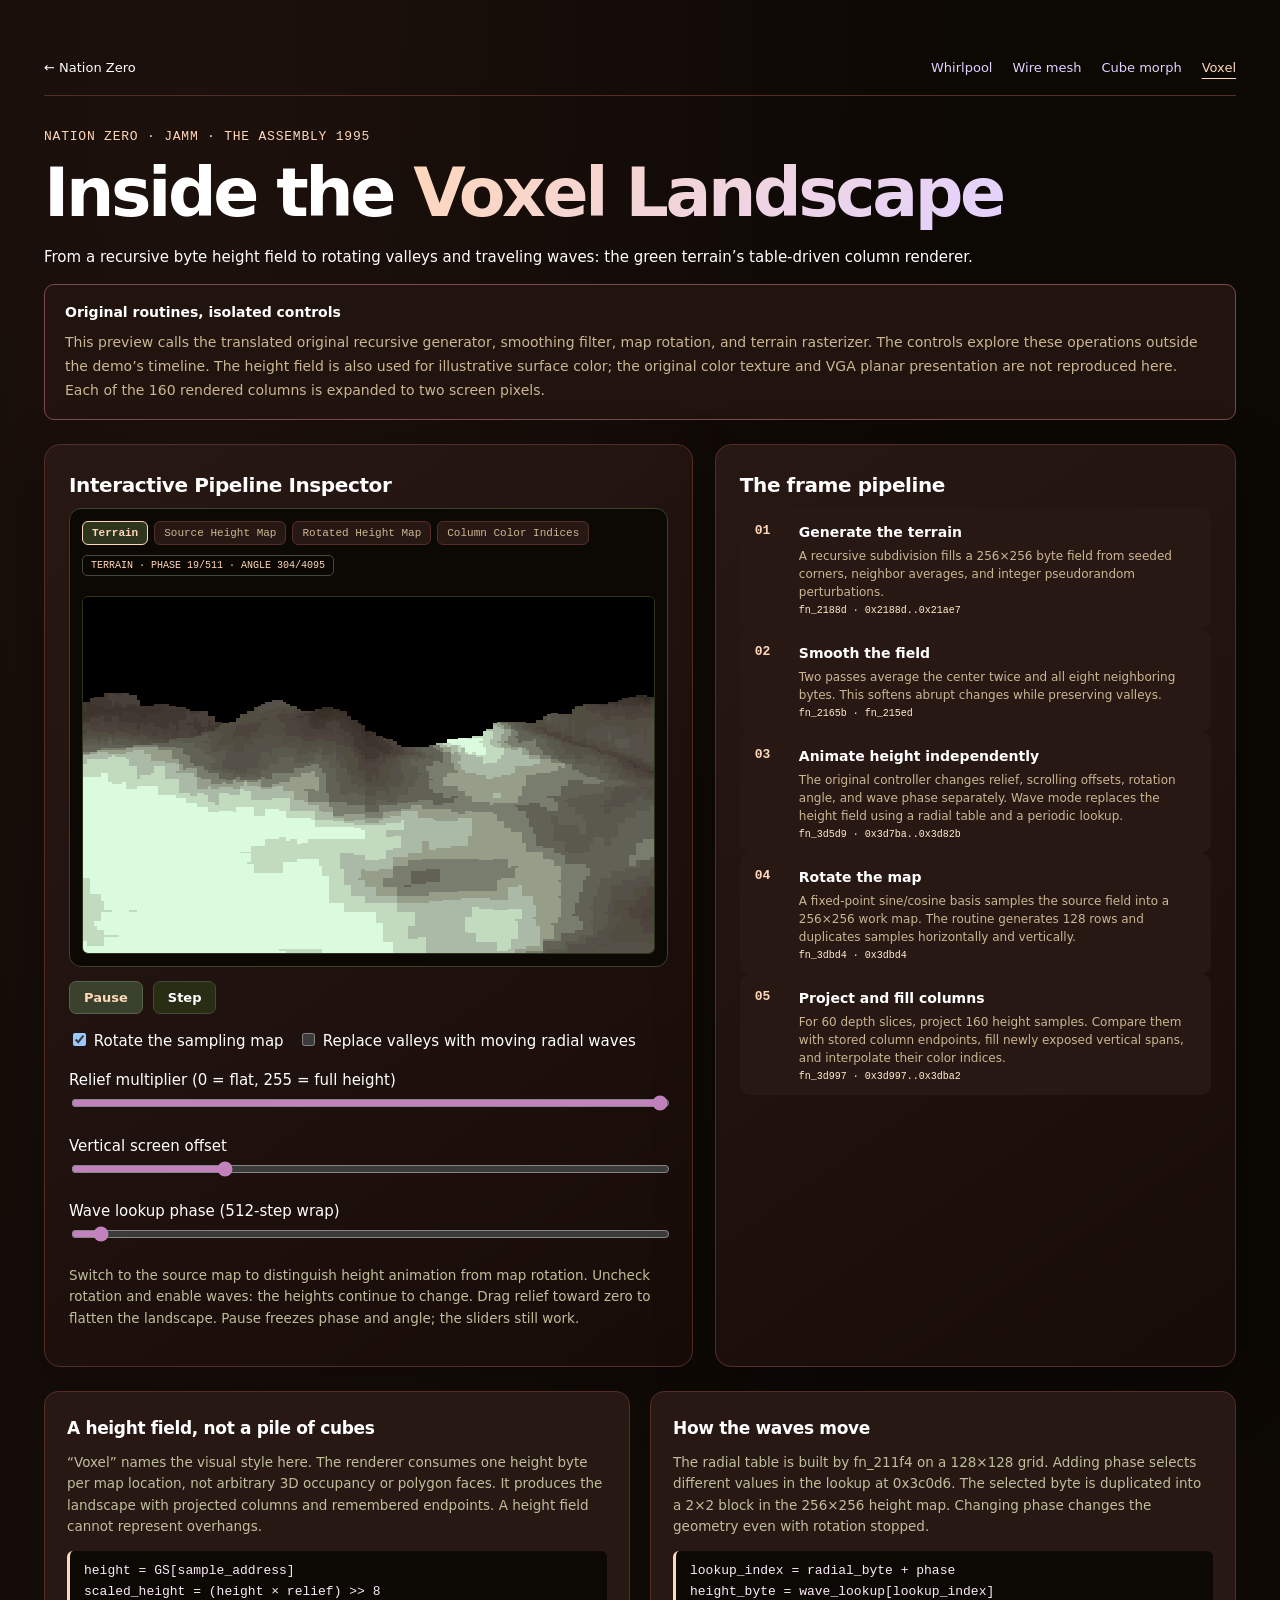
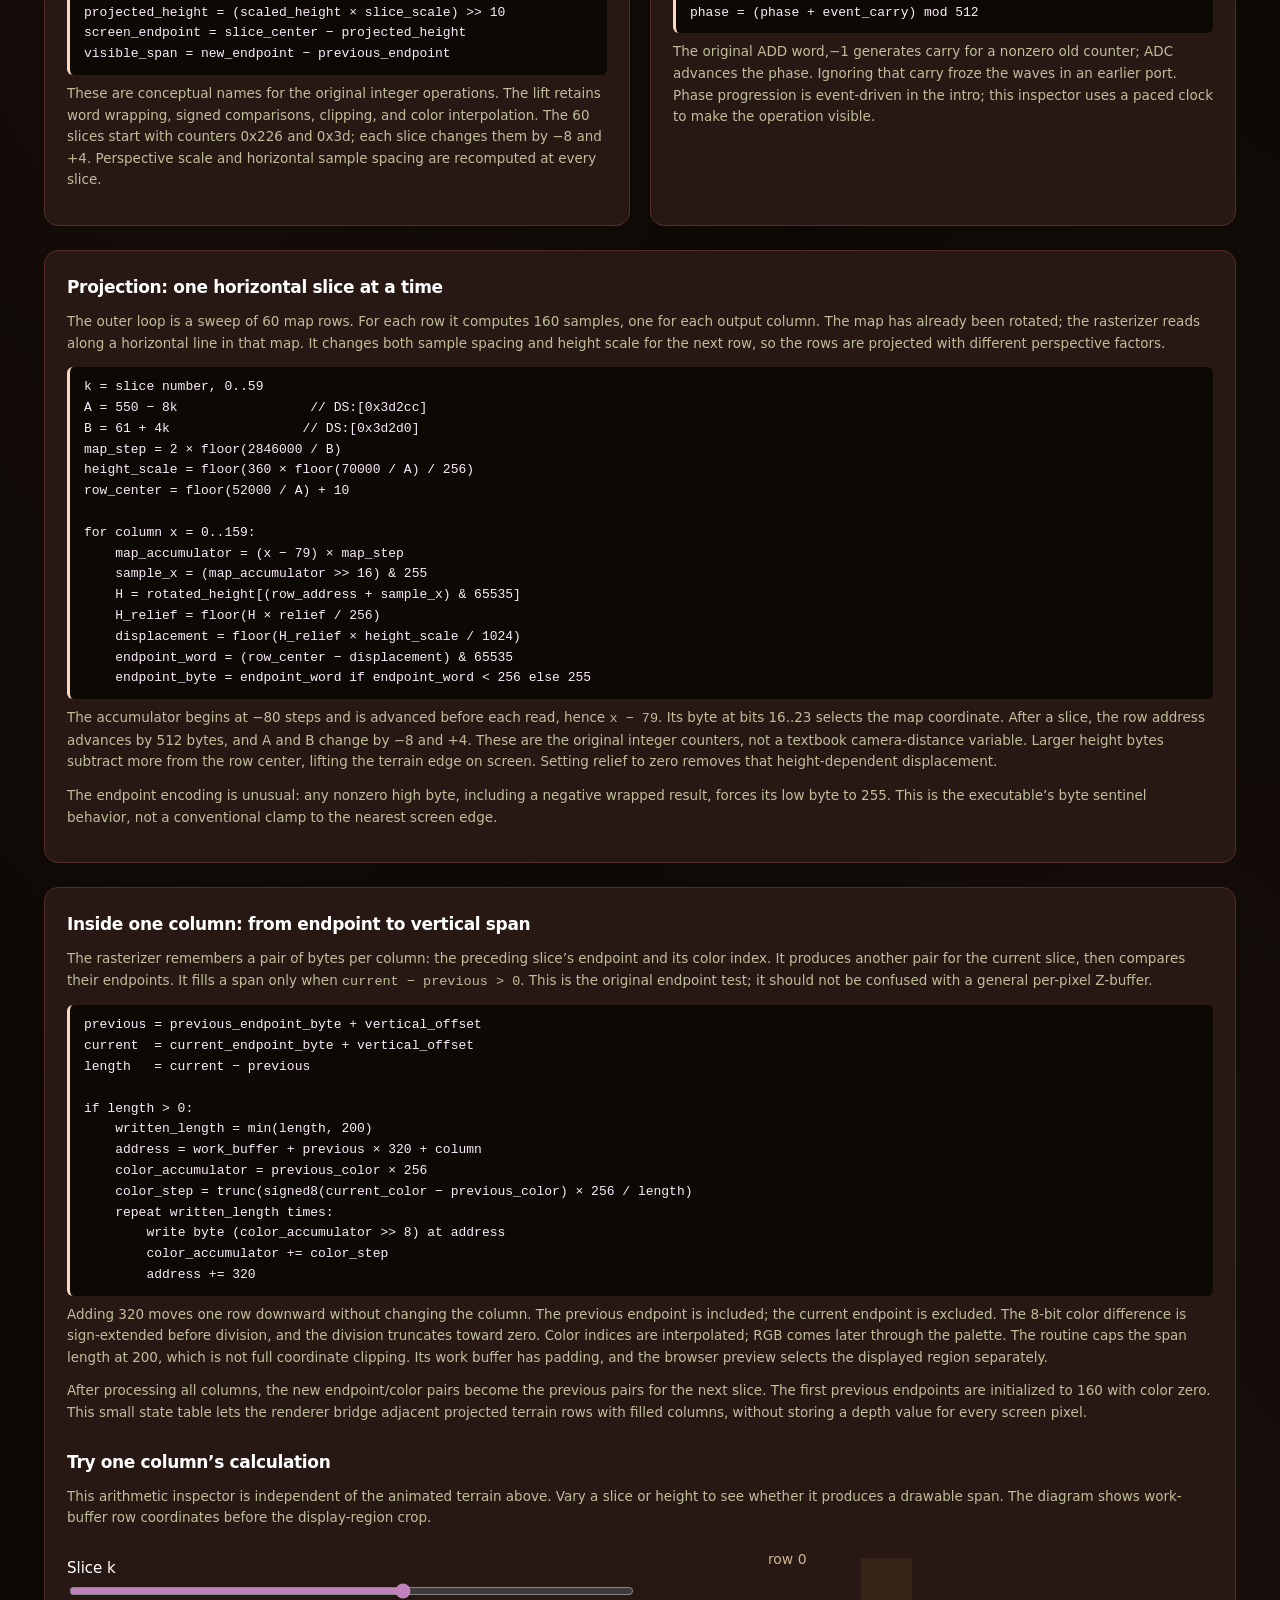
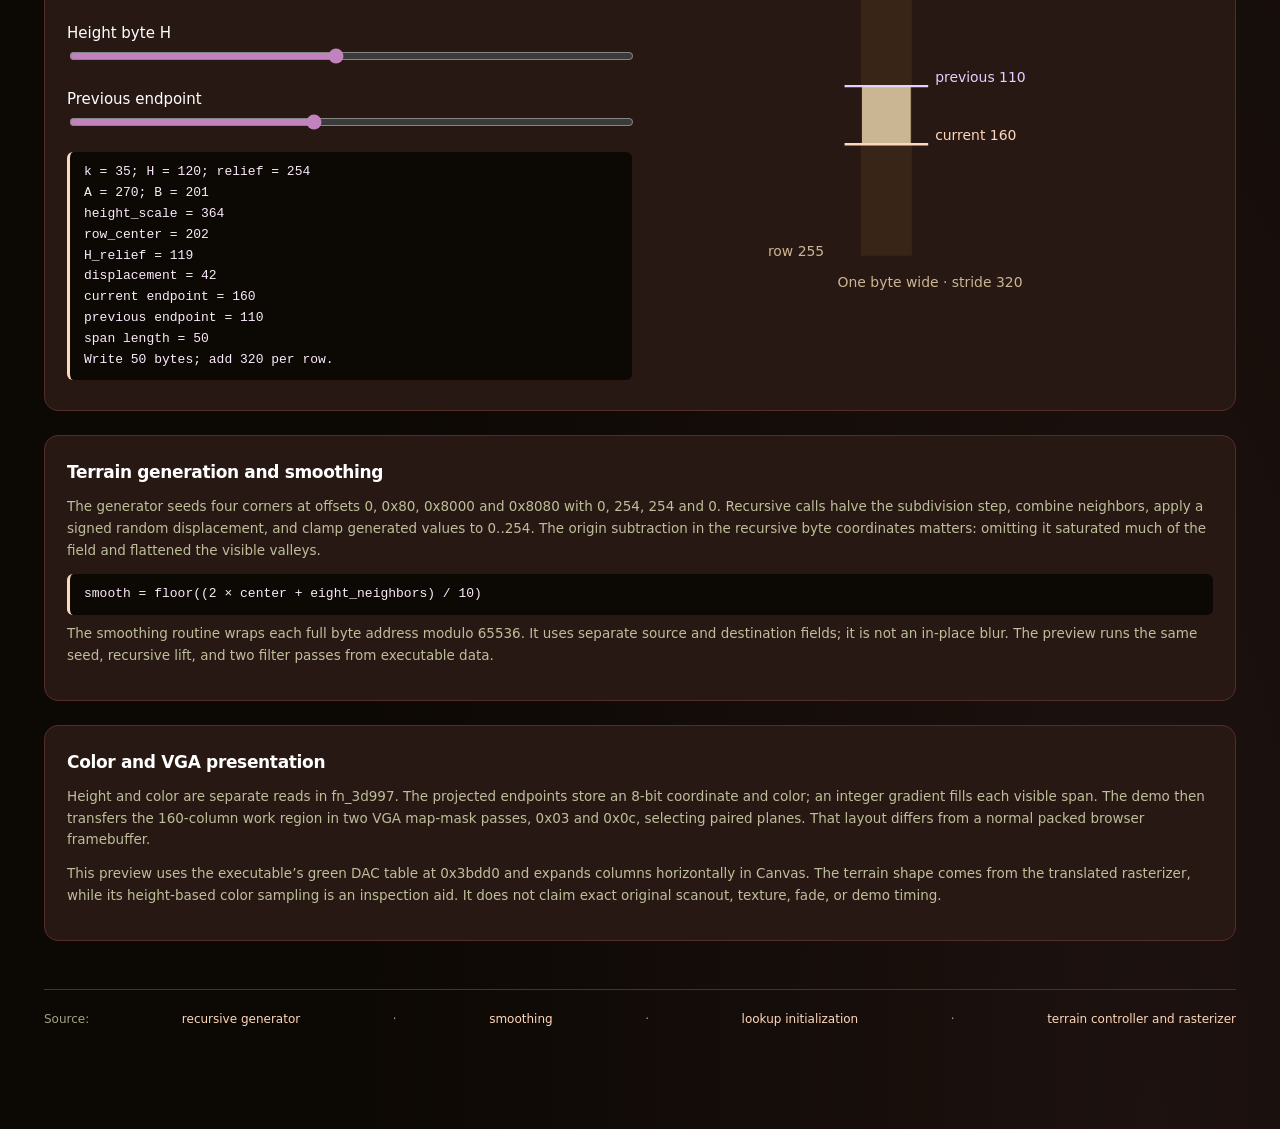
<file: effects-explained/voxel-explainer.html>
<!doctype html>
<html lang="en">
<head>
<meta charset="utf-8">
<meta name="viewport" content="width=device-width, initial-scale=1">
<title>Inside the Voxel Landscape | Nation0</title>
<style>

* { box-sizing: border-box; }
body {
  margin: 0;
  background: radial-gradient(ellipse at 15% 0%, #2d351c 0, transparent 45%), radial-gradient(ellipse at 85% 100%, #281814 0, transparent 50%), var(--bg);
  color: var(--ink);
  font: 15px/1.65 Manrope, system-ui, sans-serif;
  -webkit-font-smoothing: antialiased;
}
main {
  max-width: 1240px;
  margin: auto;
  padding: 40px 24px 100px;
}
.eyebrow, .tag, .mono {
  font-family: 'DM Mono', monospace;
  letter-spacing: .06em;
  text-transform: uppercase;
}
.eyebrow {
  font-size: 13px;
  color: var(--cyan);
  display: flex;
  align-items: center;
  gap: 8px;
  margin-bottom: 8px;
}
.address {
  color: var(--violet);
  font-family: 'JetBrains Mono', 'DM Mono', monospace;
  font-weight: 600;
  text-transform: none;
}
h1 {
  font-size: clamp(38px, 6vw, 68px);
  line-height: 1.04;
  letter-spacing: -.05em;
  margin: 10px 0 16px;
  font-weight: 800;
}
h1 span.accent {
  background: linear-gradient(135deg, var(--cyan), #d2d2e7);
  -webkit-background-clip: text;
  -webkit-text-fill-color: transparent;
}
.lead {
  max-width: 860px;
  color: #d2d2e7;
  font-size: 18px;
  line-height: 1.6;
  margin: 0 0 24px;
}
.meta {
  display: flex;
  gap: 10px;
  flex-wrap: wrap;
  margin-bottom: 32px;
}
.tag {
  font-size: 12px;
  border: 1px solid var(--line);
  border-radius: 99px;
  padding: 6px 14px;
  color: #d2d2e7;
  background: #180c08c0;
}
.tag b {
  color: var(--gold);
  font-weight: 600;
}
.tag.cyan b { color: var(--cyan); }
.tag.violet b { color: var(--violet); }

/* Layout */
.layout {
  display: grid;
  grid-template-columns: 1.22fr .98fr;
  gap: 22px;
  margin-bottom: 24px;
}
.card {
  background: linear-gradient(145deg, #281814, #180c08);
  border: 1px solid var(--line);
  border-radius: 16px;
  padding: 24px;
  box-shadow: 0 20px 60px #00000040;
}
.card h2 {
  font-size: 20px;
  margin: 0 0 6px;
  letter-spacing: -.02em;
  display: flex;
  align-items: center;
  justify-content: space-between;
}
.sub {
  color: var(--muted);
  font-size: 13px;
  margin: 0 0 16px;
}

/* Screen and Canvas */
.screen-container {
  position: relative;
  background: #0c0804;
  border-radius: 12px;
  padding: 12px;
  border: 1px solid #39412d;
  overflow: hidden;
}
.screen-header {
  display: flex;
  justify-content: space-between;
  align-items: center;
  margin-bottom: 10px;
}
.view-tabs {
  display: flex;
  gap: 6px;
  flex-wrap: wrap;
}
.view-tab {
  background: #281814;
  border: 1px solid var(--line);
  color: var(--muted);
  font: 11px 'DM Mono', monospace;
  padding: 5px 9px;
  border-radius: 6px;
  cursor: pointer;
  transition: .15s ease;
}
.view-tab:hover {
  color: var(--ink);
  border-color: var(--line-active);
}
.view-tab.active {
  background: #2d351c;
  border-color: var(--cyan);
  color: var(--cyan);
  font-weight: 600;
}
.screen-canvas-wrap {
  position: relative;
  width: 100%;
  aspect-ratio: 4 / 2.5;
  background: #000000;
  border-radius: 6px;
  overflow: hidden;
  border: 1px solid #2d351c;
}
.screen-canvas-wrap canvas {
  width: 100%;
  height: 100%;
  display: block;
  image-rendering: pixelated;
  cursor: crosshair;
}
.overlay-badge {
  position: absolute;
  top: 10px;
  left: 10px;
  background: #0c0804e0;
  border: 1px solid #414939;
  padding: 4px 8px;
  border-radius: 5px;
  font: 10px 'DM Mono', monospace;
  color: var(--cyan);
  pointer-events: none;
}

/* Inspector Tooltip */
.inspector-panel {
  display: grid;
  grid-template-columns: repeat(4, 1fr);
  gap: 8px;
  margin-top: 12px;
  padding: 10px;
  background: #180c08;
  border: 1px solid #2d351c;
  border-radius: 8px;
  font-family: 'DM Mono', monospace;
  font-size: 11px;
}
.inspect-item {
  display: flex;
  flex-direction: column;
}
.inspect-label {
  color: var(--muted);
  font-size: 9px;
  text-transform: uppercase;
}
.inspect-value {
  color: var(--ink);
  font-weight: 500;
  margin-top: 2px;
}
.inspect-swatch {
  display: inline-block;
  width: 12px;
  height: 12px;
  border-radius: 3px;
  vertical-align: middle;
  margin-right: 4px;
  border: 1px solid #ffffff40;
}

/* Controls */
.controls {
  display: flex;
  gap: 10px;
  align-items: center;
  margin-top: 14px;
  flex-wrap: wrap;
}
.btn {
  background: #282d14;
  color: var(--ink);
  border: 1px solid #414939;
  padding: 8px 14px;
  border-radius: 7px;
  font-family: inherit;
  font-size: 13px;
  font-weight: 600;
  cursor: pointer;
  transition: .15s ease;
}
.btn:hover {
  background: #39412d;
  border-color: var(--cyan);
  color: #ffffff;
}
.btn.primary {
  background: #39412d;
  border-color: #556149;
  color: var(--cyan);
}
.btn.primary:hover {
  background: #414939;
}
.slider-group {
  display: flex;
  align-items: center;
  gap: 10px;
  flex: 1;
  min-width: 180px;
}
input[type=range] {
  accent-color: var(--cyan);
  flex: 1;
  cursor: pointer;
}
.readout {
  min-width: 80px;
  text-align: right;
  font: 12px 'DM Mono', monospace;
  color: var(--gold);
}

/* Stages List */
.stages {
  display: grid;
  gap: 9px;
}
.stage {
  display: grid;
  grid-template-columns: 32px 1fr;
  gap: 12px;
  padding: 12px 14px;
  border: 1px solid transparent;
  background: #281814;
  border-radius: 10px;
  cursor: pointer;
  transition: .2s ease;
}
.stage:hover {
  background: #281814;
  border-color: #39412d;
}
.stage.active {
  background: #2d351c;
  border-color: var(--cyan);
  box-shadow: 0 0 16px #d2d2e715;
}
.num {
  font: 13px 'DM Mono', monospace;
  color: var(--cyan);
  padding-top: 2px;
  font-weight: 600;
}
.stage h3 {
  font-size: 14px;
  margin: 0 0 3px;
  font-weight: 700;
}
.stage p {
  font-size: 12px;
  color: var(--muted);
  margin: 0 0 4px;
  line-height: 1.5;
}
.stage small {
  font: 10px 'JetBrains Mono', 'DM Mono', monospace;
  color: var(--gold);
  display: block;
}

/* Deep Dive Sections */
.deep-dive {
  display: grid;
  grid-template-columns: repeat(2, 1fr);
  gap: 20px;
  margin-top: 24px;
}
.deep-card {
  background: #281814;
  border: 1px solid var(--line);
  border-radius: 14px;
  padding: 22px;
}
.deep-card h3 {
  font-size: 17px;
  margin: 0 0 10px;
  letter-spacing: -.02em;
  color: var(--ink);
  display: flex;
  align-items: center;
  gap: 8px;
}
.badge-tech {
  font: 10px 'DM Mono', monospace;
  padding: 3px 7px;
  border-radius: 4px;
  background: #2d351c;
  color: var(--cyan);
  border: 1px solid #414939;
}
/* Enhanced Math and Formula Presentation */
.math-card-group {
  display: grid;
  gap: 12px;
  margin: 14px 0;
}
.math-card {
  background: #180c08;
  border: 1px solid #2d351c;
  border-radius: 10px;
  padding: 14px 16px;
}
.math-card-title {
  font: 11px 'DM Mono', monospace;
  color: var(--cyan);
  text-transform: uppercase;
  letter-spacing: .05em;
  margin-bottom: 8px;
  display: flex;
  justify-content: space-between;
  align-items: center;
}
.math-card-title span.source {
  color: var(--violet);
  font-weight: 600;
  text-transform: none;
}
.math-formula {
  font-family: 'JetBrains Mono', 'DM Mono', monospace;
  font-size: 13px;
  color: #fbebfb;
  background: #0c0804;
  padding: 10px 14px;
  border-radius: 6px;
  border-left: 3px solid var(--cyan);
  margin-bottom: 8px;
  overflow-x: auto;
  white-space: pre-wrap;
  line-height: 1.6;
}
.math-formula.pink-border { border-left-color: var(--pink); }
.math-formula.gold-border { border-left-color: var(--gold); }
.math-formula.violet-border { border-left-color: var(--violet); }
.math-legend {
  font-size: 12px;
  color: var(--muted);
  line-height: 1.5;
}

/* Bit Layout Diagram */
.bitfield-wrap {
  margin: 16px 0;
  background: #0c0804;
  border: 1px solid #2d351c;
  border-radius: 10px;
  padding: 16px;
}
.bitfield-grid {
  display: grid;
  grid-template-columns: 1fr 1fr;
  gap: 10px;
  margin-bottom: 12px;
}
.bitfield-box {
  background: #281814;
  border: 1px solid #39412d;
  border-radius: 8px;
  padding: 12px;
  text-align: center;
}
.bitfield-box.pink {
  background: #281814;
  border-color: #5d3535;
}
.bitfield-bits {
  font: 10px 'DM Mono', monospace;
  color: var(--muted);
  margin-bottom: 4px;
}
.bitfield-name {
  font: 14px/1.2 'JetBrains Mono', monospace;
  font-weight: 700;
  color: var(--cyan);
}
.bitfield-box.pink .bitfield-name { color: var(--pink); }
.bitfield-desc {
  font-size: 11.5px;
  color: #bebe9a;
  margin-top: 4px;
}
.bitfield-arrow-box {
  background: #180c08;
  border: 1px dashed #414939;
  border-radius: 6px;
  padding: 10px;
  text-align: center;
  font-family: 'JetBrains Mono', monospace;
  font-size: 13px;
  color: var(--gold);
}

/* Assembly Code Box */
.asm-code-box {
  background: #0c0804;
  border: 1px solid #2d351c;
  border-radius: 8px;
  padding: 14px 16px;
  font-family: 'JetBrains Mono', monospace;
  font-size: 12px;
  line-height: 1.6;
  color: #d2d2e7;
  overflow-x: auto;
  white-space: pre;
}
.asm-opcode { color: var(--cyan); font-weight: 600; }
.asm-reg { color: var(--gold); }
.asm-num { color: var(--violet); }
.asm-comment { color: #6d7159; font-style: italic; }
.asm-label { color: var(--pink); font-weight: 700; }

p.desc {
  font-size: 13.5px;
  color: #bebe9a;
  margin: 8px 0 12px;
  line-height: 1.6;
}

/* Matrix Diagram */
.dac-matrix-grid {
  display: grid;
  grid-template-columns: repeat(16, 1fr);
  gap: 2px;
  background: #0c0804;
  padding: 6px;
  border-radius: 8px;
  border: 1px solid #2d351c;
  margin: 12px 0;
}
.dac-cell {
  aspect-ratio: 1;
  border-radius: 1.5px;
  cursor: pointer;
  transition: transform .1s;
}
.dac-cell:hover {
  transform: scale(1.6);
  z-index: 10;
  outline: 1.5px solid #ffffff;
}
.dac-matrix-labels {
  display: flex;
  justify-content: space-between;
  font: 10px 'DM Mono', monospace;
  color: var(--muted);
  margin-top: 4px;
}

/* Full Width Architecture Flow */
.flow-card {
  margin-top: 24px;
}
.flow-diagram {
  display: grid;
  grid-template-columns: repeat(5, 1fr);
  gap: 10px;
  margin: 18px 0;
}
.flow-step {
  position: relative;
  background: #180c08;
  border: 1px solid var(--line);
  border-radius: 10px;
  padding: 14px 10px;
  text-align: center;
  font-family: 'DM Mono', monospace;
  font-size: 11px;
}
.flow-step:not(:last-child):after {
  content: '→';
  position: absolute;
  right: -10px;
  top: 50%;
  transform: translateY(-50%);
  color: var(--cyan);
  font-size: 16px;
  font-weight: 700;
  z-index: 3;
}
.flow-step strong {
  display: block;
  color: var(--cyan);
  font-size: 12px;
  margin-bottom: 4px;
}
.flow-step span {
  color: #bebe9a;
  font-size: 10.5px;
  display: block;
}
.flow-step small {
  color: var(--violet);
  font-size: 9.5px;
  margin-top: 6px;
  display: block;
}

/* Detail Box */
.detail-box {
  background: #180c08;
  border-left: 3px solid var(--cyan);
  border-radius: 0 10px 10px 0;
  padding: 14px 18px;
  margin-top: 14px;
  font-size: 13.5px;
  color: #d2d2e7;
}
.detail-box b {
  color: var(--ink);
}

/* Responsive */
@media (max-width: 960px) {
  .layout, .deep-dive {
    grid-template-columns: 1fr;
  }
  .flow-diagram {
    grid-template-columns: 1fr;
  }
  .flow-step:not(:last-child):after {
    content: '↓';
    right: 50%;
    top: auto;
    bottom: -12px;
    transform: translateX(50%);
  }
}
footer {
  margin-top: 48px;
  padding-top: 20px;
  border-top: 1px solid var(--line);
  font-size: 12px;
  color: #a2a286;
  display: flex;
  justify-content: space-between;
  flex-wrap: wrap;
  gap: 12px;
}
footer a {
  color: var(--cyan);
  text-decoration: none;
}
footer a:hover {
  text-decoration: underline;
}
</style>
<link rel="stylesheet" href="nation0-theme.css">
</head>
<body><main>
<nav class="explanation-nav" aria-label="Effect explainers"><a class="home" href="../index.html">← Nation Zero</a><a href="whirlpool-explainer.html">Whirlpool</a><a href="wiremesh-explainer.html">Wire mesh</a><a href="cube-morph-explainer.html">Cube morph</a><a href="voxel-explainer.html" aria-current="page">Voxel</a></nav>
<div class="eyebrow">NATION ZERO · JAMM · THE ASSEMBLY 1995</div>
<h1>Inside the <span class="accent">Voxel Landscape</span></h1>
<p class="subtitle">From a recursive byte height field to rotating valleys and traveling waves: the green terrain’s table-driven column renderer.</p>
<section class="review-note"><strong>Original routines, isolated controls</strong><p>This preview calls the translated original recursive generator, smoothing filter, map rotation, and terrain rasterizer. The controls explore these operations outside the demo’s timeline. The height field is also used for illustrative surface color; the original color texture and VGA planar presentation are not reproduced here. Each of the 160 rendered columns is expanded to two screen pixels.</p></section>
<div class="layout"><section class="card"><h2>Interactive Pipeline Inspector</h2>
<div class="screen-container"><div class="screen-header"><div class="view-tabs">
<button class="view-tab active" data-mode="terrain">Terrain</button><button class="view-tab" data-mode="height">Source Height Map</button><button class="view-tab" data-mode="rotated">Rotated Height Map</button><button class="view-tab" data-mode="spans">Column Color Indices</button></div>
<span class="overlay-badge" id="canvasBadge" role="status">Loading original terrain routines…</span></div>
<div class="screen-canvas-wrap"><canvas id="voxelCanvas" width="320" height="200" aria-label="Original translated voxel terrain preview"></canvas></div></div>
<div class="controls"><button class="btn primary" id="btnToggle">Pause</button><button class="btn" id="btnStep">Step</button></div>
<p><label><input type="checkbox" id="rotate" checked> Rotate the sampling map</label> &nbsp; <label><input type="checkbox" id="waves"> Replace valleys with moving radial waves</label></p>
<p><label for="relief">Relief multiplier (0 = flat, 255 = full height)</label><input id="relief" type="range" min="0" max="255" value="254" style="width:100%"></p>
<p><label for="offset">Vertical screen offset</label><input id="offset" type="range" min="0" max="140" value="35" style="width:100%"></p>
<p><label for="phase">Wave lookup phase (512-step wrap)</label><input id="phase" type="range" min="0" max="511" value="0" style="width:100%"></p>
<p class="desc">Switch to the source map to distinguish height animation from map rotation. Uncheck rotation and enable waves: the heights continue to change. Drag relief toward zero to flatten the landscape. Pause freezes phase and angle; the sliders still work.</p></section>
<section class="card"><h2>The frame pipeline</h2>
<div class="stage"><span class="num">01</span><div><h3>Generate the terrain</h3><p>A recursive subdivision fills a 256×256 byte field from seeded corners, neighbor averages, and integer pseudorandom perturbations.</p><small>fn_2188d · 0x2188d..0x21ae7</small></div></div>
<div class="stage"><span class="num">02</span><div><h3>Smooth the field</h3><p>Two passes average the center twice and all eight neighboring bytes. This softens abrupt changes while preserving valleys.</p><small>fn_2165b · fn_215ed</small></div></div>
<div class="stage"><span class="num">03</span><div><h3>Animate height independently</h3><p>The original controller changes relief, scrolling offsets, rotation angle, and wave phase separately. Wave mode replaces the height field using a radial table and a periodic lookup.</p><small>fn_3d5d9 · 0x3d7ba..0x3d82b</small></div></div>
<div class="stage"><span class="num">04</span><div><h3>Rotate the map</h3><p>A fixed-point sine/cosine basis samples the source field into a 256×256 work map. The routine generates 128 rows and duplicates samples horizontally and vertically.</p><small>fn_3dbd4 · 0x3dbd4</small></div></div>
<div class="stage"><span class="num">05</span><div><h3>Project and fill columns</h3><p>For 60 depth slices, project 160 height samples. Compare them with stored column endpoints, fill newly exposed vertical spans, and interpolate their color indices.</p><small>fn_3d997 · 0x3d997..0x3dba2</small></div></div>
</section></div>
<div class="deep-dive"><section class="deep-card"><h3>A height field, not a pile of cubes</h3><p class="desc">“Voxel” names the visual style here. The renderer consumes one height byte per map location, not arbitrary 3D occupancy or polygon faces. It produces the landscape with projected columns and remembered endpoints. A height field cannot represent overhangs.</p><pre class="math-formula">height = GS[sample_address]
scaled_height = (height × relief) &gt;&gt; 8
projected_height = (scaled_height × slice_scale) &gt;&gt; 10
screen_endpoint = slice_center − projected_height
visible_span = new_endpoint − previous_endpoint</pre><p class="desc">These are conceptual names for the original integer operations. The lift retains word wrapping, signed comparisons, clipping, and color interpolation. The 60 slices start with counters 0x226 and 0x3d; each slice changes them by −8 and +4. Perspective scale and horizontal sample spacing are recomputed at every slice.</p></section>
<section class="deep-card"><h3>How the waves move</h3><p class="desc">The radial table is built by fn_211f4 on a 128×128 grid. Adding phase selects different values in the lookup at 0x3c0d6. The selected byte is duplicated into a 2×2 block in the 256×256 height map. Changing phase changes the geometry even with rotation stopped.</p><pre class="math-formula">lookup_index = radial_byte + phase
height_byte = wave_lookup[lookup_index]
phase = (phase + event_carry) mod 512</pre><p class="desc">The original ADD word,−1 generates carry for a nonzero old counter; ADC advances the phase. Ignoring that carry froze the waves in an earlier port. Phase progression is event-driven in the intro; this inspector uses a paced clock to make the operation visible.</p></section></div>
<section class="deep-card" style="margin-top:24px"><h3>Projection: one horizontal slice at a time</h3>
<p class="desc">The outer loop is a sweep of 60 map rows. For each row it computes 160 samples, one for each output column. The map has already been rotated; the rasterizer reads along a horizontal line in that map. It changes both sample spacing and height scale for the next row, so the rows are projected with different perspective factors.</p>
<pre class="math-formula">k = slice number, 0..59
A = 550 − 8k                 // DS:[0x3d2cc]
B = 61 + 4k                 // DS:[0x3d2d0]
map_step = 2 × floor(2846000 / B)
height_scale = floor(360 × floor(70000 / A) / 256)
row_center = floor(52000 / A) + 10

for column x = 0..159:
    map_accumulator = (x − 79) × map_step
    sample_x = (map_accumulator &gt;&gt; 16) &amp; 255
    H = rotated_height[(row_address + sample_x) &amp; 65535]
    H_relief = floor(H × relief / 256)
    displacement = floor(H_relief × height_scale / 1024)
    endpoint_word = (row_center − displacement) &amp; 65535
    endpoint_byte = endpoint_word if endpoint_word &lt; 256 else 255</pre>
<p class="desc">The accumulator begins at −80 steps and is advanced before each read, hence <code>x − 79</code>. Its byte at bits 16..23 selects the map coordinate. After a slice, the row address advances by 512 bytes, and A and B change by −8 and +4. These are the original integer counters, not a textbook camera-distance variable. Larger height bytes subtract more from the row center, lifting the terrain edge on screen. Setting relief to zero removes that height-dependent displacement.</p>
<p class="desc">The endpoint encoding is unusual: any nonzero high byte, including a negative wrapped result, forces its low byte to 255. This is the executable’s byte sentinel behavior, not a conventional clamp to the nearest screen edge.</p>
</section>
<section class="deep-card" style="margin-top:24px"><h3>Inside one column: from endpoint to vertical span</h3>
<p class="desc">The rasterizer remembers a pair of bytes per column: the preceding slice’s endpoint and its color index. It produces another pair for the current slice, then compares their endpoints. It fills a span only when <code>current − previous &gt; 0</code>. This is the original endpoint test; it should not be confused with a general per-pixel Z-buffer.</p>
<pre class="math-formula">previous = previous_endpoint_byte + vertical_offset
current  = current_endpoint_byte + vertical_offset
length   = current − previous

if length &gt; 0:
    written_length = min(length, 200)
    address = work_buffer + previous × 320 + column
    color_accumulator = previous_color × 256
    color_step = trunc(signed8(current_color − previous_color) × 256 / length)
    repeat written_length times:
        write byte (color_accumulator &gt;&gt; 8) at address
        color_accumulator += color_step
        address += 320</pre>
<p class="desc">Adding 320 moves one row downward without changing the column. The previous endpoint is included; the current endpoint is excluded. The 8-bit color difference is sign-extended before division, and the division truncates toward zero. Color indices are interpolated; RGB comes later through the palette. The routine caps the span length at 200, which is not full coordinate clipping. Its work buffer has padding, and the browser preview selects the displayed region separately.</p>
<p class="desc">After processing all columns, the new endpoint/color pairs become the previous pairs for the next slice. The first previous endpoints are initialized to 160 with color zero. This small state table lets the renderer bridge adjacent projected terrain rows with filled columns, without storing a depth value for every screen pixel.</p>
<h3 style="margin-top:24px">Try one column’s calculation</h3>
<p class="desc">This arithmetic inspector is independent of the animated terrain above. Vary a slice or height to see whether it produces a drawable span. The diagram shows work-buffer row coordinates before the display-region crop.</p>
<div style="display:grid;grid-template-columns:1fr 1fr;gap:16px">
<div><p><label for="columnSlice">Slice k</label><input id="columnSlice" type="range" min="0" max="59" value="35" style="width:100%"></p>
<p><label for="columnHeight">Height byte H</label><input id="columnHeight" type="range" min="0" max="254" value="120" style="width:100%"></p>
<p><label for="columnPrevious">Previous endpoint</label><input id="columnPrevious" type="range" min="0" max="255" value="110" style="width:100%"></p>
<pre id="columnNumbers" class="math-formula" aria-live="polite"></pre></div>
<div><svg id="columnDiagram" viewBox="0 0 320 310" role="img" aria-label="Worked vertical column example" style="width:100%;max-height:360px"><rect x="100" y="15" width="44" height="256" fill="#392418"/><rect id="columnSpan" x="101" width="42" fill="#cab692"/><line id="previousMarker" x1="86" x2="158" stroke="#e3d2ff" stroke-width="2"/><line id="currentMarker" x1="86" x2="158" stroke="#ffd7ba" stroke-width="2"/><text id="previousLabel" x="164" fill="#e3d2ff" font-size="12"/><text id="currentLabel" x="164" fill="#ffd7ba" font-size="12"/><text x="20" y="20" fill="#cab692" font-size="12">row 0</text><text x="20" y="271" fill="#cab692" font-size="12">row 255</text><text x="80" y="298" fill="#cab692" font-size="12">One byte wide · stride 320</text></svg></div></div>
</section>
<section class="deep-card" style="margin-top:24px"><h3>Terrain generation and smoothing</h3><p class="desc">The generator seeds four corners at offsets 0, 0x80, 0x8000 and 0x8080 with 0, 254, 254 and 0. Recursive calls halve the subdivision step, combine neighbors, apply a signed random displacement, and clamp generated values to 0..254. The origin subtraction in the recursive byte coordinates matters: omitting it saturated much of the field and flattened the visible valleys.</p><pre class="math-formula">smooth = floor((2 × center + eight_neighbors) / 10)</pre><p class="desc">The smoothing routine wraps each full byte address modulo 65536. It uses separate source and destination fields; it is not an in-place blur. The preview runs the same seed, recursive lift, and two filter passes from executable data.</p></section>
<section class="deep-card" style="margin-top:24px"><h3>Color and VGA presentation</h3><p class="desc">Height and color are separate reads in fn_3d997. The projected endpoints store an 8-bit coordinate and color; an integer gradient fills each visible span. The demo then transfers the 160-column work region in two VGA map-mask passes, 0x03 and 0x0c, selecting paired planes. That layout differs from a normal packed browser framebuffer.</p><p class="desc">This preview uses the executable’s green DAC table at 0x3bdd0 and expands columns horizontally in Canvas. The terrain shape comes from the translated rasterizer, while its height-based color sampling is an inspection aid. It does not claim exact original scanout, texture, fade, or demo timing.</p></section>
<footer>Source: <a href="../src/recursive-grid-helper.mjs">recursive generator</a> · <a href="../src/neighbor-average.mjs">smoothing</a> · <a href="../src/phase-helper.mjs">lookup initialization</a> · <a href="../src/dispatcher-3d5d9.mjs">terrain controller and rasterizer</a></footer>
</main><script>
function showColumnCalculation() {
 const k=Number(document.getElementById('columnSlice').value), H=Number(document.getElementById('columnHeight').value), previous=Number(document.getElementById('columnPrevious').value);
 const A=550-8*k,B=61+4*k,scale=Math.floor(360*Math.floor(70000/A)/256),center=Math.floor(52000/A)+10;
 const relief=254, h=Math.floor(H*relief/256), displacement=Math.floor(h*scale/1024), word=(center-displacement)&65535,current=word<256?word:255;
 const length=current-previous,written=Math.max(0,Math.min(length,200));
 document.getElementById('columnNumbers').textContent=`k = ${k}; H = ${H}; relief = 254
A = ${A}; B = ${B}
height_scale = ${scale}
row_center = ${center}
H_relief = ${h}
displacement = ${displacement}
current endpoint = ${current}
previous endpoint = ${previous}
span length = ${length}
${written ? 'Write '+written+' bytes; add 320 per row.' : 'Skip: current does not exceed previous.'}`;
 const span=document.getElementById('columnSpan');span.setAttribute('y',15+previous);span.setAttribute('height',written);
 for(const [id,y] of [['previousMarker',previous],['currentMarker',current]]) {const e=document.getElementById(id);e.setAttribute('y1',15+y);e.setAttribute('y2',15+y);}
 for(const [id,y,name] of [['previousLabel',previous,'previous'],['currentLabel',current,'current']]) {const e=document.getElementById(id);e.setAttribute('y',15+y+(Math.abs(current-previous)<15&&name==='current'?18:-4));e.textContent=name+' '+y;}
}
for(const id of ['columnSlice','columnHeight','columnPrevious'])document.getElementById(id).addEventListener('input',showColumnCalculation);
showColumnCalculation();
</script><script type="module" src="voxel-preview.mjs"></script></body></html>
</file>
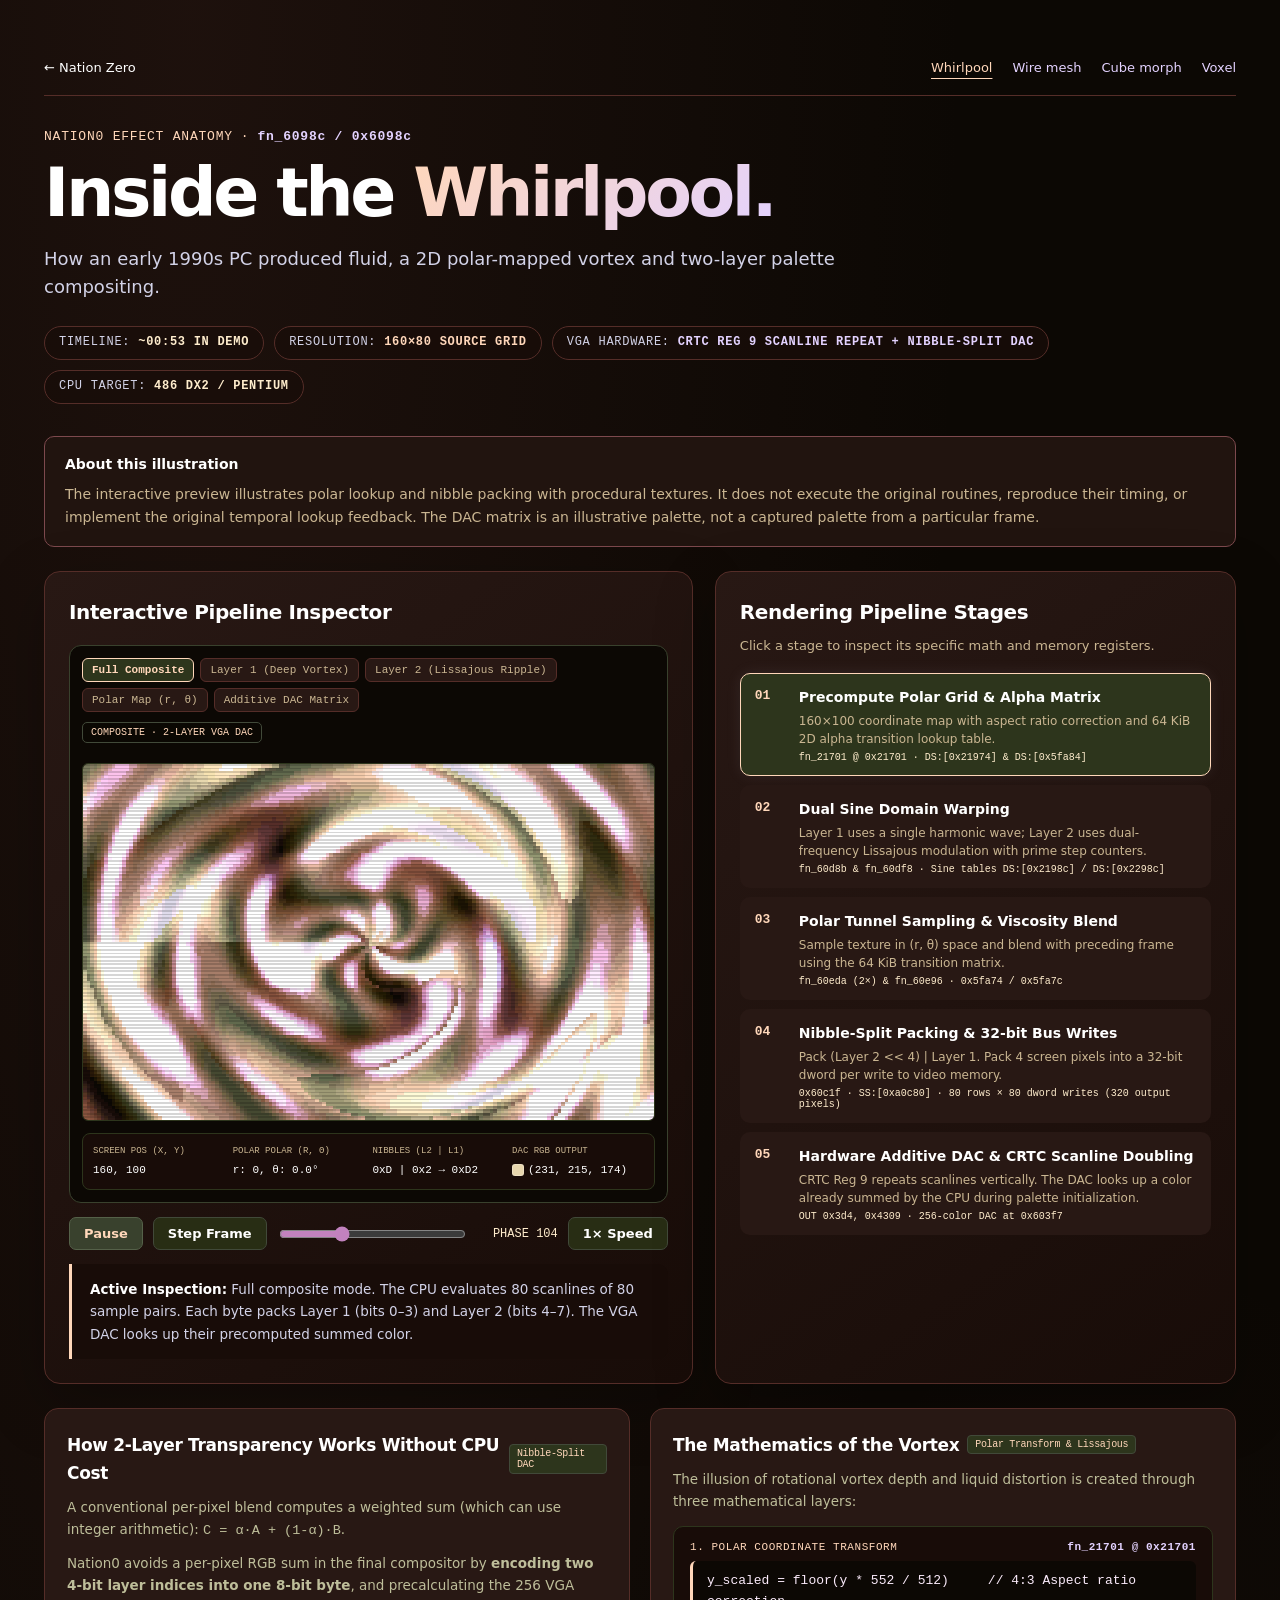
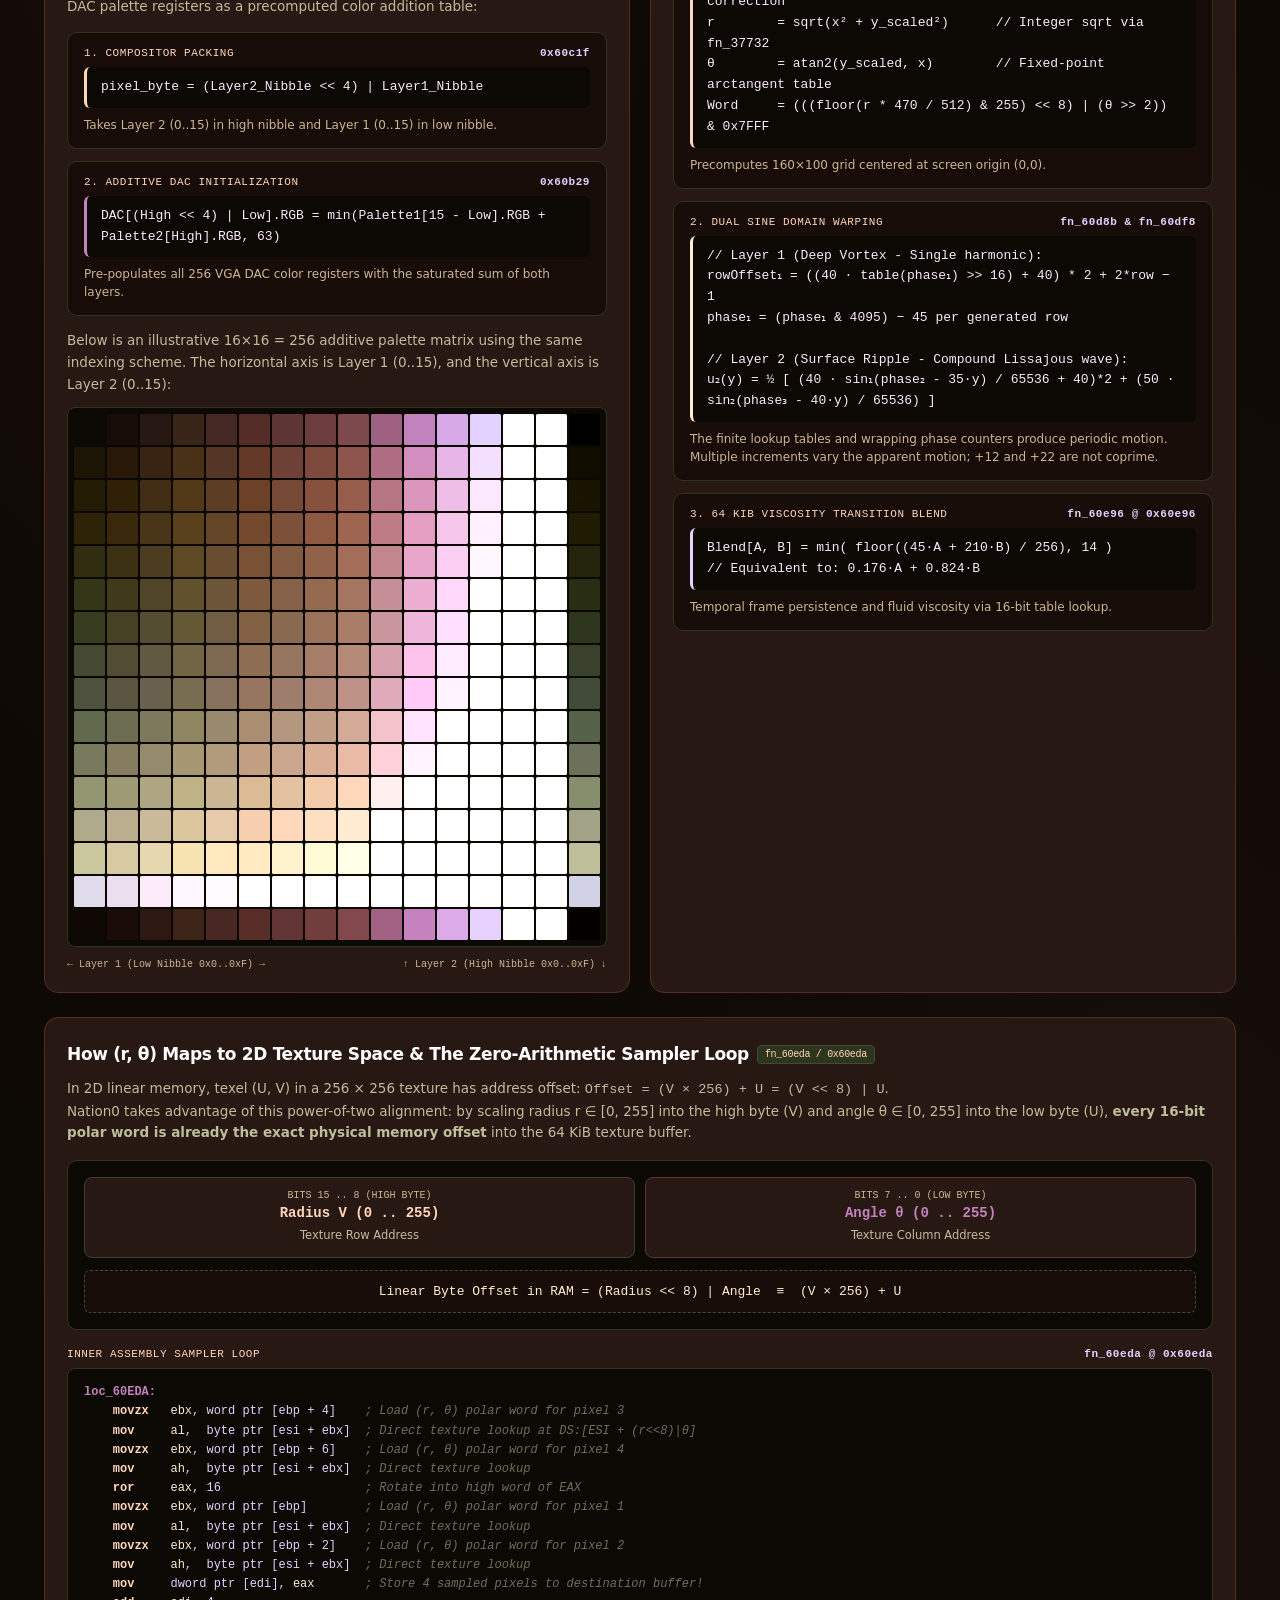
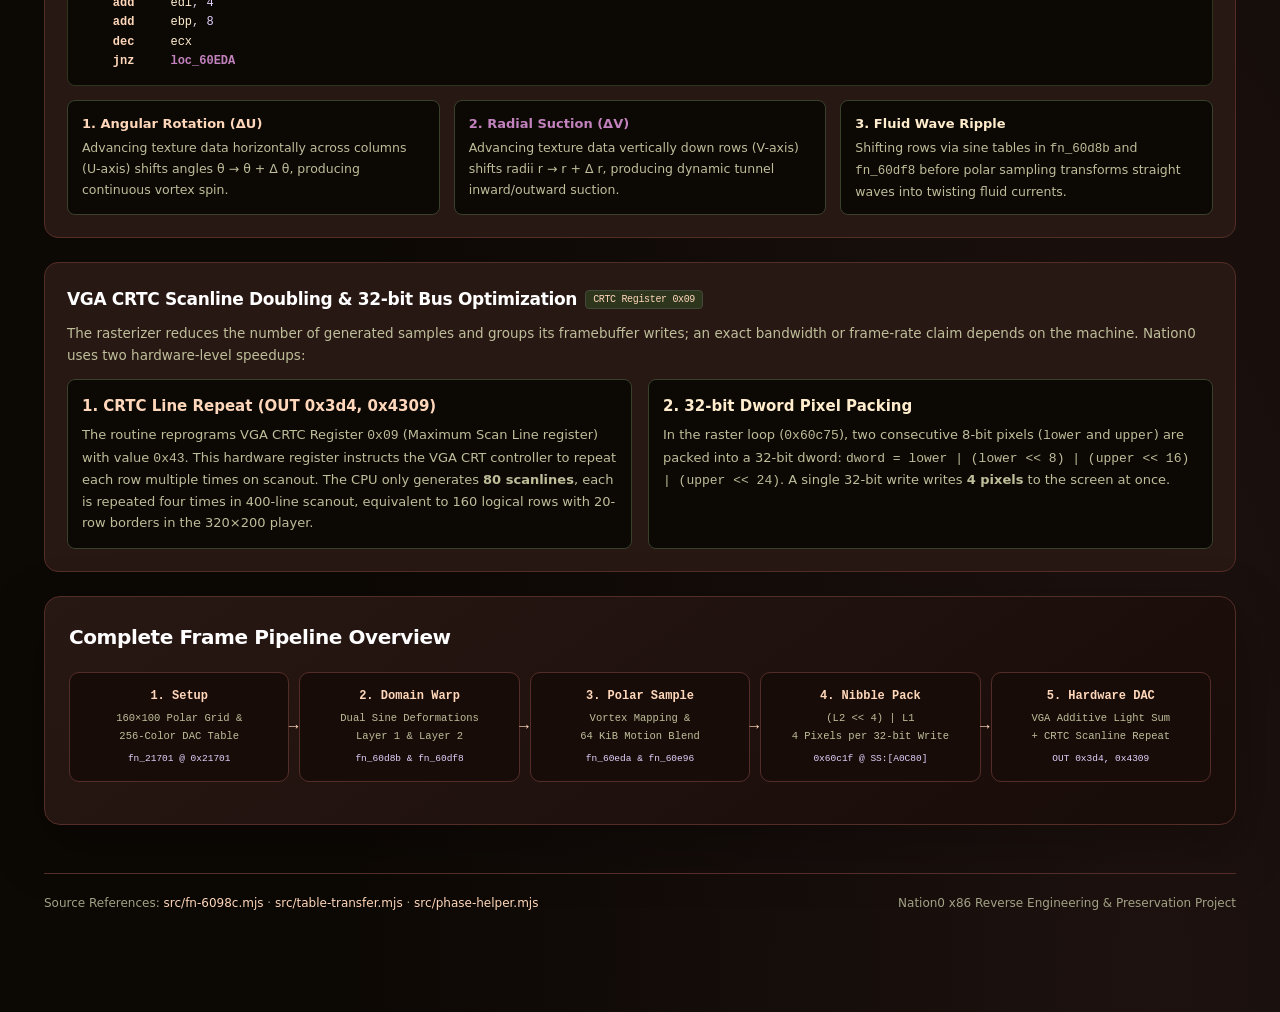
<file: effects-explained/whirlpool-explainer.html>
<!doctype html>
<html lang="en">
<head>
<meta charset="utf-8">
<meta name="viewport" content="width=device-width, initial-scale=1">
<title>Inside the Whirlpool: Math & 2-Layer Transparency | Nation0</title>
<style>

* { box-sizing: border-box; }
body {
  margin: 0;
  background: radial-gradient(ellipse at 15% 0%, #2d351c 0, transparent 45%), radial-gradient(ellipse at 85% 100%, #281814 0, transparent 50%), var(--bg);
  color: var(--ink);
  font: 15px/1.65 Manrope, system-ui, sans-serif;
  -webkit-font-smoothing: antialiased;
}
main {
  max-width: 1240px;
  margin: auto;
  padding: 40px 24px 100px;
}
.eyebrow, .tag, .mono {
  font-family: 'DM Mono', monospace;
  letter-spacing: .06em;
  text-transform: uppercase;
}
.eyebrow {
  font-size: 13px;
  color: var(--cyan);
  display: flex;
  align-items: center;
  gap: 8px;
  margin-bottom: 8px;
}
.address {
  color: var(--violet);
  font-family: 'JetBrains Mono', 'DM Mono', monospace;
  font-weight: 600;
  text-transform: none;
}
h1 {
  font-size: clamp(38px, 6vw, 68px);
  line-height: 1.04;
  letter-spacing: -.05em;
  margin: 10px 0 16px;
  font-weight: 800;
}
h1 span.accent {
  background: linear-gradient(135deg, var(--cyan), #d2d2e7);
  -webkit-background-clip: text;
  -webkit-text-fill-color: transparent;
}
.lead {
  max-width: 860px;
  color: #d2d2e7;
  font-size: 18px;
  line-height: 1.6;
  margin: 0 0 24px;
}
.meta {
  display: flex;
  gap: 10px;
  flex-wrap: wrap;
  margin-bottom: 32px;
}
.tag {
  font-size: 12px;
  border: 1px solid var(--line);
  border-radius: 99px;
  padding: 6px 14px;
  color: #d2d2e7;
  background: #180c08c0;
}
.tag b {
  color: var(--gold);
  font-weight: 600;
}
.tag.cyan b { color: var(--cyan); }
.tag.violet b { color: var(--violet); }

/* Layout */
.layout {
  display: grid;
  grid-template-columns: 1.22fr .98fr;
  gap: 22px;
  margin-bottom: 24px;
}
.card {
  background: linear-gradient(145deg, #281814, #180c08);
  border: 1px solid var(--line);
  border-radius: 16px;
  padding: 24px;
  box-shadow: 0 20px 60px #00000040;
}
.card h2 {
  font-size: 20px;
  margin: 0 0 6px;
  letter-spacing: -.02em;
  display: flex;
  align-items: center;
  justify-content: space-between;
}
.sub {
  color: var(--muted);
  font-size: 13px;
  margin: 0 0 16px;
}

/* Screen and Canvas */
.screen-container {
  position: relative;
  background: #0c0804;
  border-radius: 12px;
  padding: 12px;
  border: 1px solid #39412d;
  overflow: hidden;
}
.screen-header {
  display: flex;
  justify-content: space-between;
  align-items: center;
  margin-bottom: 10px;
}
.view-tabs {
  display: flex;
  gap: 6px;
  flex-wrap: wrap;
}
.view-tab {
  background: #281814;
  border: 1px solid var(--line);
  color: var(--muted);
  font: 11px 'DM Mono', monospace;
  padding: 5px 9px;
  border-radius: 6px;
  cursor: pointer;
  transition: .15s ease;
}
.view-tab:hover {
  color: var(--ink);
  border-color: var(--line-active);
}
.view-tab.active {
  background: #2d351c;
  border-color: var(--cyan);
  color: var(--cyan);
  font-weight: 600;
}
.screen-canvas-wrap {
  position: relative;
  width: 100%;
  aspect-ratio: 4 / 2.5;
  background: #000000;
  border-radius: 6px;
  overflow: hidden;
  border: 1px solid #2d351c;
}
.screen-canvas-wrap canvas {
  width: 100%;
  height: 100%;
  display: block;
  image-rendering: pixelated;
  cursor: crosshair;
}
.overlay-badge {
  position: absolute;
  top: 10px;
  left: 10px;
  background: #0c0804e0;
  border: 1px solid #414939;
  padding: 4px 8px;
  border-radius: 5px;
  font: 10px 'DM Mono', monospace;
  color: var(--cyan);
  pointer-events: none;
}

/* Inspector Tooltip */
.inspector-panel {
  display: grid;
  grid-template-columns: repeat(4, 1fr);
  gap: 8px;
  margin-top: 12px;
  padding: 10px;
  background: #180c08;
  border: 1px solid #2d351c;
  border-radius: 8px;
  font-family: 'DM Mono', monospace;
  font-size: 11px;
}
.inspect-item {
  display: flex;
  flex-direction: column;
}
.inspect-label {
  color: var(--muted);
  font-size: 9px;
  text-transform: uppercase;
}
.inspect-value {
  color: var(--ink);
  font-weight: 500;
  margin-top: 2px;
}
.inspect-swatch {
  display: inline-block;
  width: 12px;
  height: 12px;
  border-radius: 3px;
  vertical-align: middle;
  margin-right: 4px;
  border: 1px solid #ffffff40;
}

/* Controls */
.controls {
  display: flex;
  gap: 10px;
  align-items: center;
  margin-top: 14px;
  flex-wrap: wrap;
}
.btn {
  background: #282d14;
  color: var(--ink);
  border: 1px solid #414939;
  padding: 8px 14px;
  border-radius: 7px;
  font-family: inherit;
  font-size: 13px;
  font-weight: 600;
  cursor: pointer;
  transition: .15s ease;
}
.btn:hover {
  background: #39412d;
  border-color: var(--cyan);
  color: #ffffff;
}
.btn.primary {
  background: #39412d;
  border-color: #556149;
  color: var(--cyan);
}
.btn.primary:hover {
  background: #414939;
}
.slider-group {
  display: flex;
  align-items: center;
  gap: 10px;
  flex: 1;
  min-width: 180px;
}
input[type=range] {
  accent-color: var(--cyan);
  flex: 1;
  cursor: pointer;
}
.readout {
  min-width: 80px;
  text-align: right;
  font: 12px 'DM Mono', monospace;
  color: var(--gold);
}

/* Stages List */
.stages {
  display: grid;
  gap: 9px;
}
.stage {
  display: grid;
  grid-template-columns: 32px 1fr;
  gap: 12px;
  padding: 12px 14px;
  border: 1px solid transparent;
  background: #281814;
  border-radius: 10px;
  cursor: pointer;
  transition: .2s ease;
}
.stage:hover {
  background: #281814;
  border-color: #39412d;
}
.stage.active {
  background: #2d351c;
  border-color: var(--cyan);
  box-shadow: 0 0 16px #d2d2e715;
}
.num {
  font: 13px 'DM Mono', monospace;
  color: var(--cyan);
  padding-top: 2px;
  font-weight: 600;
}
.stage h3 {
  font-size: 14px;
  margin: 0 0 3px;
  font-weight: 700;
}
.stage p {
  font-size: 12px;
  color: var(--muted);
  margin: 0 0 4px;
  line-height: 1.5;
}
.stage small {
  font: 10px 'JetBrains Mono', 'DM Mono', monospace;
  color: var(--gold);
  display: block;
}

/* Deep Dive Sections */
.deep-dive {
  display: grid;
  grid-template-columns: repeat(2, 1fr);
  gap: 20px;
  margin-top: 24px;
}
.deep-card {
  background: #281814;
  border: 1px solid var(--line);
  border-radius: 14px;
  padding: 22px;
}
.deep-card h3 {
  font-size: 17px;
  margin: 0 0 10px;
  letter-spacing: -.02em;
  color: var(--ink);
  display: flex;
  align-items: center;
  gap: 8px;
}
.badge-tech {
  font: 10px 'DM Mono', monospace;
  padding: 3px 7px;
  border-radius: 4px;
  background: #2d351c;
  color: var(--cyan);
  border: 1px solid #414939;
}
/* Enhanced Math and Formula Presentation */
.math-card-group {
  display: grid;
  gap: 12px;
  margin: 14px 0;
}
.math-card {
  background: #180c08;
  border: 1px solid #2d351c;
  border-radius: 10px;
  padding: 14px 16px;
}
.math-card-title {
  font: 11px 'DM Mono', monospace;
  color: var(--cyan);
  text-transform: uppercase;
  letter-spacing: .05em;
  margin-bottom: 8px;
  display: flex;
  justify-content: space-between;
  align-items: center;
}
.math-card-title span.source {
  color: var(--violet);
  font-weight: 600;
  text-transform: none;
}
.math-formula {
  font-family: 'JetBrains Mono', 'DM Mono', monospace;
  font-size: 13px;
  color: #fbebfb;
  background: #0c0804;
  padding: 10px 14px;
  border-radius: 6px;
  border-left: 3px solid var(--cyan);
  margin-bottom: 8px;
  overflow-x: auto;
  white-space: pre-wrap;
  line-height: 1.6;
}
.math-formula.pink-border { border-left-color: var(--pink); }
.math-formula.gold-border { border-left-color: var(--gold); }
.math-formula.violet-border { border-left-color: var(--violet); }
.math-legend {
  font-size: 12px;
  color: var(--muted);
  line-height: 1.5;
}

/* Bit Layout Diagram */
.bitfield-wrap {
  margin: 16px 0;
  background: #0c0804;
  border: 1px solid #2d351c;
  border-radius: 10px;
  padding: 16px;
}
.bitfield-grid {
  display: grid;
  grid-template-columns: 1fr 1fr;
  gap: 10px;
  margin-bottom: 12px;
}
.bitfield-box {
  background: #281814;
  border: 1px solid #39412d;
  border-radius: 8px;
  padding: 12px;
  text-align: center;
}
.bitfield-box.pink {
  background: #281814;
  border-color: #5d3535;
}
.bitfield-bits {
  font: 10px 'DM Mono', monospace;
  color: var(--muted);
  margin-bottom: 4px;
}
.bitfield-name {
  font: 14px/1.2 'JetBrains Mono', monospace;
  font-weight: 700;
  color: var(--cyan);
}
.bitfield-box.pink .bitfield-name { color: var(--pink); }
.bitfield-desc {
  font-size: 11.5px;
  color: #bebe9a;
  margin-top: 4px;
}
.bitfield-arrow-box {
  background: #180c08;
  border: 1px dashed #414939;
  border-radius: 6px;
  padding: 10px;
  text-align: center;
  font-family: 'JetBrains Mono', monospace;
  font-size: 13px;
  color: var(--gold);
}

/* Assembly Code Box */
.asm-code-box {
  background: #0c0804;
  border: 1px solid #2d351c;
  border-radius: 8px;
  padding: 14px 16px;
  font-family: 'JetBrains Mono', monospace;
  font-size: 12px;
  line-height: 1.6;
  color: #d2d2e7;
  overflow-x: auto;
  white-space: pre;
}
.asm-opcode { color: var(--cyan); font-weight: 600; }
.asm-reg { color: var(--gold); }
.asm-num { color: var(--violet); }
.asm-comment { color: #6d7159; font-style: italic; }
.asm-label { color: var(--pink); font-weight: 700; }

p.desc {
  font-size: 13.5px;
  color: #bebe9a;
  margin: 8px 0 12px;
  line-height: 1.6;
}

/* Matrix Diagram */
.dac-matrix-grid {
  display: grid;
  grid-template-columns: repeat(16, 1fr);
  gap: 2px;
  background: #0c0804;
  padding: 6px;
  border-radius: 8px;
  border: 1px solid #2d351c;
  margin: 12px 0;
}
.dac-cell {
  aspect-ratio: 1;
  border-radius: 1.5px;
  cursor: pointer;
  transition: transform .1s;
}
.dac-cell:hover {
  transform: scale(1.6);
  z-index: 10;
  outline: 1.5px solid #ffffff;
}
.dac-matrix-labels {
  display: flex;
  justify-content: space-between;
  font: 10px 'DM Mono', monospace;
  color: var(--muted);
  margin-top: 4px;
}

/* Full Width Architecture Flow */
.flow-card {
  margin-top: 24px;
}
.flow-diagram {
  display: grid;
  grid-template-columns: repeat(5, 1fr);
  gap: 10px;
  margin: 18px 0;
}
.flow-step {
  position: relative;
  background: #180c08;
  border: 1px solid var(--line);
  border-radius: 10px;
  padding: 14px 10px;
  text-align: center;
  font-family: 'DM Mono', monospace;
  font-size: 11px;
}
.flow-step:not(:last-child):after {
  content: '→';
  position: absolute;
  right: -10px;
  top: 50%;
  transform: translateY(-50%);
  color: var(--cyan);
  font-size: 16px;
  font-weight: 700;
  z-index: 3;
}
.flow-step strong {
  display: block;
  color: var(--cyan);
  font-size: 12px;
  margin-bottom: 4px;
}
.flow-step span {
  color: #bebe9a;
  font-size: 10.5px;
  display: block;
}
.flow-step small {
  color: var(--violet);
  font-size: 9.5px;
  margin-top: 6px;
  display: block;
}

/* Detail Box */
.detail-box {
  background: #180c08;
  border-left: 3px solid var(--cyan);
  border-radius: 0 10px 10px 0;
  padding: 14px 18px;
  margin-top: 14px;
  font-size: 13.5px;
  color: #d2d2e7;
}
.detail-box b {
  color: var(--ink);
}

/* Responsive */
@media (max-width: 960px) {
  .layout, .deep-dive {
    grid-template-columns: 1fr;
  }
  .flow-diagram {
    grid-template-columns: 1fr;
  }
  .flow-step:not(:last-child):after {
    content: '↓';
    right: 50%;
    top: auto;
    bottom: -12px;
    transform: translateX(50%);
  }
}
footer {
  margin-top: 48px;
  padding-top: 20px;
  border-top: 1px solid var(--line);
  font-size: 12px;
  color: #a2a286;
  display: flex;
  justify-content: space-between;
  flex-wrap: wrap;
  gap: 12px;
}
footer a {
  color: var(--cyan);
  text-decoration: none;
}
footer a:hover {
  text-decoration: underline;
}
</style>
<link rel="stylesheet" href="nation0-theme.css">
</head>
<body>
<main>
<nav class="explanation-nav" aria-label="Effects explained"><a class="home" href="../index.html">← Nation Zero</a><a href="whirlpool-explainer.html" aria-current="page">Whirlpool</a><a href="wiremesh-explainer.html">Wire mesh</a><a href="cube-morph-explainer.html">Cube morph</a><a href="voxel-explainer.html">Voxel</a></nav>
  <div class="eyebrow">
    <span>Nation0 Effect Anatomy</span> · 
    <span class="address">fn_6098c / 0x6098c</span>
  </div>
  <h1>Inside the <span class="accent">Whirlpool.</span></h1>
  <p class="lead">
    How an early 1990s PC produced fluid, a 2D polar-mapped vortex and two-layer palette compositing.
  </p>

  <div class="meta">
    <span class="tag">Timeline: <b>~00:53 in Demo</b></span>
    <span class="tag cyan">Resolution: <b>160×80 Source Grid</b></span>
    <span class="tag violet">VGA Hardware: <b>CRTC Reg 9 Scanline Repeat + Nibble-Split DAC</b></span>
    <span class="tag">CPU Target: <b>486 DX2 / Pentium</b></span>
  </div>

  <section class="review-note"><strong>About this illustration</strong><p>The interactive preview illustrates polar lookup and nibble packing with procedural textures. It does not execute the original routines, reproduce their timing, or implement the original temporal lookup feedback. The DAC matrix is an illustrative palette, not a captured palette from a particular frame.</p></section>
<div class="layout">
    <!-- Interactive View & Canvas -->
    <section class="card">
      <div class="screen-header">
        <h2>Interactive Pipeline Inspector</h2>
      </div>
      <div class="screen-container">
        <div class="screen-header">
          <div class="view-tabs" id="viewTabs">
            <button class="view-tab active" data-mode="composite">Full Composite</button>
            <button class="view-tab" data-mode="layer1">Layer 1 (Deep Vortex)</button>
            <button class="view-tab" data-mode="layer2">Layer 2 (Lissajous Ripple)</button>
            <button class="view-tab" data-mode="polar">Polar Map (r, θ)</button>
            <button class="view-tab" data-mode="dac">Additive DAC Matrix</button>
          </div>
          <span class="overlay-badge" id="canvasBadge">COMPOSITE · 2-LAYER VGA DAC</span>
        </div>

        <div class="screen-canvas-wrap">
          <canvas id="swirlCanvas" width="320" height="200" aria-label="Interactive simulation of the Nation0 whirlpool rendering pipeline"></canvas>
        </div>

        <!-- Live Pixel Inspector -->
        <div class="inspector-panel" id="inspectorPanel">
          <div class="inspect-item">
            <span class="inspect-label">Screen Pos (X, Y)</span>
            <span class="inspect-value" id="inspCoord">160, 100</span>
          </div>
          <div class="inspect-item">
            <span class="inspect-label">Polar Polar (r, θ)</span>
            <span class="inspect-value" id="inspPolar">r: 0, θ: 0</span>
          </div>
          <div class="inspect-item">
            <span class="inspect-label">Nibbles (L2 | L1)</span>
            <span class="inspect-value" id="inspNibbles">0x0 | 0x0 → 0x00</span>
          </div>
          <div class="inspect-item">
            <span class="inspect-label">DAC RGB Output</span>
            <span class="inspect-value" id="inspRgb"><span class="inspect-swatch" id="inspSwatch"></span>(0, 0, 0)</span>
          </div>
        </div>
      </div>

      <!-- Controls -->
      <div class="controls">
        <button class="btn primary" id="btnToggle">Pause</button>
        <button class="btn" id="btnStep">Step Frame</button>
        <div class="slider-group">
          <input id="phaseSlider" type="range" min="0" max="320" value="70" aria-label="Whirlpool Phase Progress">
          <span id="phaseReadout" class="readout">PHASE 070</span>
        </div>
        <button class="btn" id="btnSpeed">1× Speed</button>
      </div>

      <div class="detail-box" id="detailBox">
        <b>Active Inspection:</b> Full composite mode. The CPU evaluates 80 scanlines of 80 sample pairs. Each byte packs Layer 1 (bits 0–3) and Layer 2 (bits 4–7). The VGA DAC looks up their precomputed summed color.
      </div>
    </section>

    <!-- Execution Sequence Stages -->
    <section class="card">
      <h2>Rendering Pipeline Stages</h2>
      <p class="sub">Click a stage to inspect its specific math and memory registers.</p>
      <div class="stages" id="stagesList">
        <div class="stage active" data-stage="0">
          <span class="num">01</span>
          <div>
            <h3>Precompute Polar Grid & Alpha Matrix</h3>
            <p>160×100 coordinate map with aspect ratio correction and 64 KiB 2D alpha transition lookup table.</p>
            <small>fn_21701 @ 0x21701 · DS:[0x21974] & DS:[0x5fa84]</small>
          </div>
        </div>

        <div class="stage" data-stage="1">
          <span class="num">02</span>
          <div>
            <h3>Dual Sine Domain Warping</h3>
            <p>Layer 1 uses a single harmonic wave; Layer 2 uses dual-frequency Lissajous modulation with prime step counters.</p>
            <small>fn_60d8b & fn_60df8 · Sine tables DS:[0x2198c] / DS:[0x2298c]</small>
          </div>
        </div>

        <div class="stage" data-stage="2">
          <span class="num">03</span>
          <div>
            <h3>Polar Tunnel Sampling & Viscosity Blend</h3>
            <p>Sample texture in (r, θ) space and blend with preceding frame using the 64 KiB transition matrix.</p>
            <small>fn_60eda (2×) & fn_60e96 · 0x5fa74 / 0x5fa7c</small>
          </div>
        </div>

        <div class="stage" data-stage="3">
          <span class="num">04</span>
          <div>
            <h3>Nibble-Split Packing & 32-bit Bus Writes</h3>
            <p>Pack (Layer 2 &lt;&lt; 4) | Layer 1. Pack 4 screen pixels into a 32-bit dword per write to video memory.</p>
            <small>0x60c1f · SS:[0xa0c80] · 80 rows × 80 dword writes (320 output pixels)</small>
          </div>
        </div>

        <div class="stage" data-stage="4">
          <span class="num">05</span>
          <div>
            <h3>Hardware Additive DAC & CRTC Scanline Doubling</h3>
            <p>CRTC Reg 9 repeats scanlines vertically. The DAC looks up a color already summed by the CPU during palette initialization.</p>
            <small>OUT 0x3d4, 0x4309 · 256-color DAC at 0x603f7</small>
          </div>
        </div>
      </div>
    </section>
  </div>

  <!-- Deep Dive Math & Transparency Explanations -->
  <div class="deep-dive">
    <!-- Deep Dive 1: The Transparency Trick -->
    <div class="deep-card">
      <h3>
        How 2-Layer Transparency Works Without CPU Cost
        <span class="badge-tech">Nibble-Split DAC</span>
      </h3>
      <p class="desc">
        A conventional per-pixel blend computes a weighted sum (which can use integer arithmetic): <code>C = α·A + (1-α)·B</code>.
      </p>
      <p class="desc">
        Nation0 avoids a per-pixel RGB sum in the final compositor by <strong>encoding two 4-bit layer indices into one 8-bit byte</strong>, and precalculating the 256 VGA DAC palette registers as a precomputed color addition table:
      </p>

      <div class="math-card-group">
        <div class="math-card">
          <div class="math-card-title">1. Compositor Packing <span class="source">0x60c1f</span></div>
          <div class="math-formula">pixel_byte = (Layer2_Nibble &lt;&lt; 4) | Layer1_Nibble</div>
          <div class="math-legend">Takes Layer 2 (0..15) in high nibble and Layer 1 (0..15) in low nibble.</div>
        </div>

        <div class="math-card">
          <div class="math-card-title">2. Additive DAC Initialization <span class="source">0x60b29</span></div>
          <div class="math-formula pink-border">DAC[(High &lt;&lt; 4) | Low].RGB = min(Palette1[15 - Low].RGB + Palette2[High].RGB, 63)</div>
          <div class="math-legend">Pre-populates all 256 VGA DAC color registers with the saturated sum of both layers.</div>
        </div>
      </div>

      <p class="desc">
        Below is an illustrative 16×16 = 256 additive palette matrix using the same indexing scheme. The horizontal axis is Layer 1 (0..15), and the vertical axis is Layer 2 (0..15):
      </p>

      <div class="dac-matrix-grid" id="dacGrid" aria-label="Interactive 16x16 DAC palette matrix"></div>
      <div class="dac-matrix-labels">
        <span>← Layer 1 (Low Nibble 0x0..0xF) →</span>
        <span>↑ Layer 2 (High Nibble 0x0..0xF) ↓</span>
      </div>
    </div>

    <!-- Deep Dive 2: The Mathematics Behind the Swirl -->
    <div class="deep-card">
      <h3>
        The Mathematics of the Vortex
        <span class="badge-tech">Polar Transform &amp; Lissajous</span>
      </h3>

      <p class="desc">
        The illusion of rotational vortex depth and liquid distortion is created through three mathematical layers:
      </p>

      <div class="math-card-group">
        <div class="math-card">
          <div class="math-card-title">1. Polar Coordinate Transform <span class="source">fn_21701 @ 0x21701</span></div>
          <div class="math-formula">y_scaled = floor(y * 552 / 512)     <span class="comment">// 4:3 Aspect ratio correction</span>
r        = sqrt(x² + y_scaled²)      <span class="comment">// Integer sqrt via fn_37732</span>
θ        = atan2(y_scaled, x)        <span class="comment">// Fixed-point arctangent table</span>
Word     = (((floor(r * 470 / 512) &amp; 255) &lt;&lt; 8) | (θ &gt;&gt; 2)) &amp; 0x7FFF</div>
          <div class="math-legend">Precomputes 160×100 grid centered at screen origin (0,0).</div>
        </div>

        <div class="math-card">
          <div class="math-card-title">2. Dual Sine Domain Warping <span class="source">fn_60d8b &amp; fn_60df8</span></div>
          <div class="math-formula gold-border"><span class="comment">// Layer 1 (Deep Vortex - Single harmonic):</span>
rowOffset₁ = ((40 · table(phase₁) &gt;&gt; 16) + 40) * 2 + 2*row − 1
phase₁ = (phase₁ &amp; 4095) − 45 per generated row

<span class="comment">// Layer 2 (Surface Ripple - Compound Lissajous wave):</span>
u₂(y) = ½ [ (40 · sin₁(phase₂ - 35·y) / 65536 + 40)*2 + (50 · sin₂(phase₃ - 40·y) / 65536) ]</div>
          <div class="math-legend">The finite lookup tables and wrapping phase counters produce periodic motion. Multiple increments vary the apparent motion; +12 and +22 are not coprime.</div>
        </div>

        <div class="math-card">
          <div class="math-card-title">3. 64 KiB Viscosity Transition Blend <span class="source">fn_60e96 @ 0x60e96</span></div>
          <div class="math-formula violet-border">Blend[A, B] = min( floor((45·A + 210·B) / 256), 14 )
<span class="comment">// Equivalent to: 0.176·A + 0.824·B</span></div>
          <div class="math-legend">Temporal frame persistence and fluid viscosity via 16-bit table lookup.</div>
        </div>
      </div>
    </div>
  </div>

  <!-- Deep Dive 3: How Polar Coordinates (r, θ) Map to Texture Space -->
  <div class="deep-card" style="margin-top: 24px;">
    <h3>
      How (r, θ) Maps to 2D Texture Space &amp; The Zero-Arithmetic Sampler Loop
      <span class="badge-tech">fn_60eda / 0x60eda</span>
    </h3>
    <p class="desc">
      In 2D linear memory, texel (U, V) in a 256 × 256 texture has address offset: <code>Offset = (V × 256) + U = (V &lt;&lt; 8) | U</code>.<br>
      Nation0 takes advantage of this power-of-two alignment: by scaling radius r ∈ [0, 255] into the high byte (V) and angle θ ∈ [0, 255] into the low byte (U), <strong>every 16-bit polar word is already the exact physical memory offset</strong> into the 64 KiB texture buffer.
    </p>

    <!-- Visual Bitfield Diagram -->
    <div class="bitfield-wrap">
      <div class="bitfield-grid">
        <div class="bitfield-box">
          <div class="bitfield-bits">BITS 15 .. 8 (HIGH BYTE)</div>
          <div class="bitfield-name">Radius V (0 .. 255)</div>
          <div class="bitfield-desc">Texture Row Address</div>
        </div>
        <div class="bitfield-box pink">
          <div class="bitfield-bits">BITS 7 .. 0 (LOW BYTE)</div>
          <div class="bitfield-name">Angle θ (0 .. 255)</div>
          <div class="bitfield-desc">Texture Column Address</div>
        </div>
      </div>
      <div class="bitfield-arrow-box">
        Linear Byte Offset in RAM = (Radius &lt;&lt; 8) | Angle &nbsp;≡&nbsp; (V × 256) + U
      </div>
    </div>

    <!-- Assembly Sampler Loop -->
    <div class="math-card-title" style="margin-top: 18px;">Inner Assembly Sampler Loop <span class="source">fn_60eda @ 0x60eda</span></div>
    <div class="asm-code-box"><span class="asm-label">loc_60EDA:</span>
    <span class="asm-opcode">movzx</span>   <span class="asm-reg">ebx</span>, <span class="asm-num">word ptr [ebp + 4]</span>    <span class="asm-comment">; Load (r, θ) polar word for pixel 3</span>
    <span class="asm-opcode">mov</span>     <span class="asm-reg">al</span>,  <span class="asm-num">byte ptr [esi + ebx]</span>  <span class="asm-comment">; Direct texture lookup at DS:[ESI + (r&lt;&lt;8)|θ]</span>
    <span class="asm-opcode">movzx</span>   <span class="asm-reg">ebx</span>, <span class="asm-num">word ptr [ebp + 6]</span>    <span class="asm-comment">; Load (r, θ) polar word for pixel 4</span>
    <span class="asm-opcode">mov</span>     <span class="asm-reg">ah</span>,  <span class="asm-num">byte ptr [esi + ebx]</span>  <span class="asm-comment">; Direct texture lookup</span>
    <span class="asm-opcode">ror</span>     <span class="asm-reg">eax</span>, <span class="asm-num">16</span>                    <span class="asm-comment">; Rotate into high word of EAX</span>
    <span class="asm-opcode">movzx</span>   <span class="asm-reg">ebx</span>, <span class="asm-num">word ptr [ebp]</span>        <span class="asm-comment">; Load (r, θ) polar word for pixel 1</span>
    <span class="asm-opcode">mov</span>     <span class="asm-reg">al</span>,  <span class="asm-num">byte ptr [esi + ebx]</span>  <span class="asm-comment">; Direct texture lookup</span>
    <span class="asm-opcode">movzx</span>   <span class="asm-reg">ebx</span>, <span class="asm-num">word ptr [ebp + 2]</span>    <span class="asm-comment">; Load (r, θ) polar word for pixel 2</span>
    <span class="asm-opcode">mov</span>     <span class="asm-reg">ah</span>,  <span class="asm-num">byte ptr [esi + ebx]</span>  <span class="asm-comment">; Direct texture lookup</span>
    <span class="asm-opcode">mov</span>     <span class="asm-num">dword ptr [edi]</span>, <span class="asm-reg">eax</span>       <span class="asm-comment">; Store 4 sampled pixels to destination buffer!</span>
    <span class="asm-opcode">add</span>     <span class="asm-reg">edi</span>, <span class="asm-num">4</span>
    <span class="asm-opcode">add</span>     <span class="asm-reg">ebp</span>, <span class="asm-num">8</span>
    <span class="asm-opcode">dec</span>     <span class="asm-reg">ecx</span>
    <span class="asm-opcode">jnz</span>     <span class="asm-label">loc_60EDA</span></div>

    <div style="display: grid; grid-template-columns: repeat(3, 1fr); gap: 14px; margin-top: 14px;">
      <div style="background: #0c0804; padding: 12px 14px; border-radius: 8px; border: 1px solid #39412d;">
        <strong style="color: var(--cyan); display: block; font-size: 13px; margin-bottom: 4px;">1. Angular Rotation (ΔU)</strong>
        <p style="font-size: 12.5px; color: #bebe9a; margin: 0;">
          Advancing texture data horizontally across columns (U-axis) shifts angles θ → θ + Δ θ, producing continuous vortex spin.
        </p>
      </div>
      <div style="background: #0c0804; padding: 12px 14px; border-radius: 8px; border: 1px solid #39412d;">
        <strong style="color: var(--pink); display: block; font-size: 13px; margin-bottom: 4px;">2. Radial Suction (ΔV)</strong>
        <p style="font-size: 12.5px; color: #bebe9a; margin: 0;">
          Advancing texture data vertically down rows (V-axis) shifts radii r → r + Δ r, producing dynamic tunnel inward/outward suction.
        </p>
      </div>
      <div style="background: #0c0804; padding: 12px 14px; border-radius: 8px; border: 1px solid #39412d;">
        <strong style="color: var(--gold); display: block; font-size: 13px; margin-bottom: 4px;">3. Fluid Wave Ripple</strong>
        <p style="font-size: 12.5px; color: #bebe9a; margin: 0;">
          Shifting rows via sine tables in <code>fn_60d8b</code> and <code>fn_60df8</code> before polar sampling transforms straight waves into twisting fluid currents.
        </p>
      </div>
    </div>
  </div>

  <!-- Scanline Repeat & Bus Optimization -->
  <div class="deep-card" style="margin-top: 24px;">
    <h3>
      VGA CRTC Scanline Doubling & 32-bit Bus Optimization
      <span class="badge-tech">CRTC Register 0x09</span>
    </h3>
    <p class="desc">
      The rasterizer reduces the number of generated samples and groups its framebuffer writes; an exact bandwidth or frame-rate claim depends on the machine. Nation0 uses two hardware-level speedups:
    </p>
    <div style="display: grid; grid-template-columns: 1fr 1fr; gap: 16px;">
      <div style="background: #0c0804; padding: 14px; border-radius: 8px; border: 1px solid #39412d;">
        <strong style="color: var(--cyan); display: block; margin-bottom: 6px;">1. CRTC Line Repeat (OUT 0x3d4, 0x4309)</strong>
        <p style="font-size: 13px; color: #bebe9a; margin: 0;">
          The routine reprograms VGA CRTC Register <code>0x09</code> (Maximum Scan Line register) with value <code>0x43</code>. This hardware register instructs the VGA CRT controller to repeat each row multiple times on scanout. The CPU only generates <strong>80 scanlines</strong>, each is repeated four times in 400-line scanout, equivalent to 160 logical rows with 20-row borders in the 320×200 player.
        </p>
      </div>
      <div style="background: #0c0804; padding: 14px; border-radius: 8px; border: 1px solid #39412d;">
        <strong style="color: var(--gold); display: block; margin-bottom: 6px;">2. 32-bit Dword Pixel Packing</strong>
        <p style="font-size: 13px; color: #bebe9a; margin: 0;">
          In the raster loop (<code>0x60c75</code>), two consecutive 8-bit pixels (<code>lower</code> and <code>upper</code>) are packed into a 32-bit dword: <code>dword = lower | (lower &lt;&lt; 8) | (upper &lt;&lt; 16) | (upper &lt;&lt; 24)</code>. A single 32-bit write writes <strong>4 pixels</strong> to the screen at once.
        </p>
      </div>
    </div>
  </div>

  <!-- Visual Pipeline Summary -->
  <section class="card flow-card">
    <h2>Complete Frame Pipeline Overview</h2>
    <div class="flow-diagram">
      <div class="flow-step">
        <strong>1. Setup</strong>
        <span>160×100 Polar Grid &amp;<br>256-Color DAC Table</span>
        <small>fn_21701 @ 0x21701</small>
      </div>
      <div class="flow-step">
        <strong>2. Domain Warp</strong>
        <span>Dual Sine Deformations<br>Layer 1 &amp; Layer 2</span>
        <small>fn_60d8b &amp; fn_60df8</small>
      </div>
      <div class="flow-step">
        <strong>3. Polar Sample</strong>
        <span>Vortex Mapping &amp;<br>64 KiB Motion Blend</span>
        <small>fn_60eda &amp; fn_60e96</small>
      </div>
      <div class="flow-step">
        <strong>4. Nibble Pack</strong>
        <span>(L2 &lt;&lt; 4) | L1<br>4 Pixels per 32-bit Write</span>
        <small>0x60c1f @ SS:[A0C80]</small>
      </div>
      <div class="flow-step">
        <strong>5. Hardware DAC</strong>
        <span>VGA Additive Light Sum<br>+ CRTC Scanline Repeat</span>
        <small>OUT 0x3d4, 0x4309</small>
      </div>
    </div>
  </section>

  <footer>
    <div>Source References: <a href="../src/fn-6098c.mjs">src/fn-6098c.mjs</a> · <a href="../src/table-transfer.mjs">src/table-transfer.mjs</a> · <a href="../src/phase-helper.mjs">src/phase-helper.mjs</a></div>
    <div>Nation0 x86 Reverse Engineering &amp; Preservation Project</div>
  </footer>
</main>

<script>
// Authentic 256-color VGA DAC palette reconstructed from continuous-frame-trace
const DAC_RAW = [
  [3,2,1],[6,3,2],[10,6,5],[14,9,6],[17,10,9],[21,11,10],[23,13,13],[27,15,15],[31,18,19],[39,24,32],[48,32,47],[53,42,57],[56,52,63],[63,63,63],[63,63,63],[0,0,0],
  [7,5,1],[10,6,2],[14,9,5],[18,12,6],[21,13,9],[25,14,10],[27,16,13],[31,18,15],[35,21,19],[43,27,32],[52,35,47],[57,45,57],[60,55,63],[63,63,63],[63,63,63],[4,3,0],
  [9,7,1],[12,8,2],[16,11,5],[20,14,6],[23,15,9],[27,16,10],[29,18,13],[33,20,15],[37,23,19],[45,29,32],[54,37,47],[59,47,57],[62,57,63],[63,63,63],[63,63,63],[6,5,0],
  [11,9,2],[14,10,3],[18,13,6],[22,16,7],[25,17,10],[29,18,11],[31,20,14],[35,22,16],[39,25,20],[47,31,33],[56,39,48],[61,49,58],[63,59,63],[63,63,63],[63,63,63],[8,7,1],
  [12,11,4],[15,12,5],[19,15,8],[23,18,9],[26,19,12],[30,20,13],[32,22,16],[36,24,18],[40,27,22],[48,33,35],[57,41,50],[62,51,60],[63,61,63],[63,63,63],[63,63,63],[9,9,3],
  [13,13,6],[16,14,7],[20,17,10],[24,20,11],[27,21,14],[31,22,15],[33,24,18],[37,26,20],[41,29,24],[49,35,37],[58,43,52],[63,53,62],[63,63,63],[63,63,63],[63,63,63],[10,11,5],
  [14,15,8],[17,16,9],[21,19,12],[25,22,13],[28,23,16],[32,24,17],[34,26,20],[38,28,22],[42,31,26],[50,37,39],[59,45,54],[63,55,63],[63,63,63],[63,63,63],[63,63,63],[11,13,7],
  [17,18,12],[20,19,13],[24,22,16],[28,25,17],[31,26,20],[35,27,21],[37,29,24],[41,31,26],[45,34,30],[53,40,43],[62,48,58],[63,58,63],[63,63,63],[63,63,63],[63,63,63],[14,16,11],
  [19,20,15],[22,21,16],[26,24,19],[30,27,20],[33,28,23],[37,29,24],[39,31,27],[43,33,29],[47,36,33],[55,42,46],[63,50,61],[63,60,63],[63,63,63],[63,63,63],[63,63,63],[16,18,14],
  [24,26,19],[27,27,20],[31,30,23],[35,33,24],[38,34,27],[42,35,28],[44,37,31],[48,39,33],[52,42,37],[60,48,50],[63,56,63],[63,63,63],[63,63,63],[63,63,63],[63,63,63],[21,24,18],
  [30,30,23],[33,31,24],[37,34,27],[41,37,28],[44,38,31],[48,39,32],[50,41,35],[54,43,37],[58,46,41],[63,52,54],[63,60,63],[63,63,63],[63,63,63],[63,63,63],[63,63,63],[27,28,22],
  [36,37,28],[39,38,29],[43,41,32],[47,44,33],[50,45,36],[54,46,37],[56,48,40],[60,50,42],[63,53,46],[63,59,59],[63,63,63],[63,63,63],[63,63,63],[63,63,63],[63,63,63],[33,35,27],
  [43,42,34],[46,43,35],[50,46,38],[54,49,39],[57,50,42],[61,51,43],[63,53,46],[63,55,48],[63,58,52],[63,63,63],[63,63,63],[63,63,63],[63,63,63],[63,63,63],[63,63,63],[40,40,33],
  [50,49,39],[53,50,40],[57,53,43],[61,56,44],[63,57,47],[63,58,48],[63,60,51],[63,62,53],[63,63,57],[63,63,63],[63,63,63],[63,63,63],[63,63,63],[63,63,63],[63,63,63],[47,47,38],
  [55,54,58],[58,55,59],[62,58,62],[63,61,63],[63,62,63],[63,63,63],[63,63,63],[63,63,63],[63,63,63],[63,63,63],[63,63,63],[63,63,63],[63,63,63],[63,63,63],[63,63,63],[52,52,57],
  [4,2,1],[7,3,2],[11,6,5],[15,9,6],[18,10,9],[22,11,10],[24,13,13],[28,15,15],[32,18,19],[40,24,32],[49,32,47],[54,42,57],[57,52,63],[63,63,63],[63,63,63],[1,0,0]
];

// Convert 6-bit VGA DAC (0..63) to 8-bit RGB (0..255)
const DAC_RGB = DAC_RAW.map(([r,g,b]) => [
  Math.round(r * 255 / 63),
  Math.round(g * 255 / 63),
  Math.round(b * 255 / 63)
]);

// Build 16x16 DAC palette matrix table in HTML
const dacGrid = document.getElementById('dacGrid');
DAC_RGB.forEach((rgb, idx) => {
  const cell = document.createElement('div');
  cell.className = 'dac-cell';
  cell.style.background = `rgb(${rgb[0]}, ${rgb[1]}, ${rgb[2]})`;
  const low = idx & 0x0f;
  const high = idx >> 4;
  cell.title = `Index 0x${idx.toString(16).padStart(2,'0').toUpperCase()} (L2: 0x${high.toString(16).toUpperCase()}, L1: 0x${low.toString(16).toUpperCase()}) -> RGB(${rgb.join(',')})`;
  dacGrid.appendChild(cell);
});

// Canvas and State
const canvas = document.getElementById('swirlCanvas');
const ctx = canvas.getContext('2d');
const phaseSlider = document.getElementById('phaseSlider');
const phaseReadout = document.getElementById('phaseReadout');
const btnToggle = document.getElementById('btnToggle');
const btnStep = document.getElementById('btnStep');
const btnSpeed = document.getElementById('btnSpeed');
const viewTabs = document.querySelectorAll('.view-tab');
const canvasBadge = document.getElementById('canvasBadge');
const detailBox = document.getElementById('detailBox');

let running = true;
let currentPhase = 70;
let viewMode = 'composite';
let speedMultiplier = 1;
let lastTimestamp = 0;

// Mouse coordinates on canvas
let hoverX = 160, hoverY = 100;

// Precompute Polar Map (160 x 100 grid) matching fn_21701
const GRID_W = 160;
const GRID_H = 100;
const polarMap = new Float32Array(GRID_W * GRID_H * 2); // [r, theta]

for (let y = 0; y < GRID_H; y++) {
  const row = y - 50;
  const scaledRow = Math.floor(row * 552 / 512);
  const ySq = scaledRow * scaledRow;
  for (let x = 0; x < GRID_W; x++) {
    const col = x - 80;
    const r = Math.sqrt(col * col + ySq);
    const theta = Math.atan2(scaledRow, col);
    const idx = (y * GRID_W + x) * 2;
    polarMap[idx] = r;
    polarMap[idx + 1] = theta;
  }
}

// Stage Descriptions
const stageDescriptions = [
  "<b>Stage 01 (Precompute):</b> The initialization computes the 160×100 polar grid (r, θ) with aspect ratio correction for 4:3 CRT monitors, populates the 64 KiB alpha transition table, and constructs the 256-entry additive DAC palette.",
  "<b>Stage 02 (Domain Warping):</b> Every frame, two independent sine generators distort the texture coordinates. Layer 1 uses a single harmonic wave; Layer 2 uses a compound dual-frequency Lissajous wave.",
  "<b>Stage 03 (Polar Sampling):</b> The engine maps polar coordinates into texture space. Sampling (r, θ) turns horizontal/vertical texture motion into vortex rotation and radial inward suction.",
  "<b>Stage 04 (Compositing):</b> For each output sample pair, the high nibble gets Layer 2 (0..15) and the low nibble gets Layer 1 (0..15). Four pixels are packed into a 32-bit dword and written directly to video RAM at 0xA0C80.",
  "<b>Stage 05 (Hardware Presentation):</b> VGA CRTC Register 9 repeats each written row on CRT scanout. The DAC performs a lookup into the palette whose channel sums were computed on the CPU during initialization."
];

// View Mode Details
const viewDetails = {
  composite: "<b>Composite Mode:</b> Full rendering pipeline. Shows the two waving layers combined via the illustrative 256-color additive VGA DAC palette.",
  layer1: "<b>Layer 1 (Deep Vortex):</b> The base swirling vortex (low nibble 0..15). Notice its smooth single-harmonic sine wave deformation.",
  layer2: "<b>Layer 2 (Lissajous Ripple):</b> The foreground turbulent ripple (high nibble 0..15). Notice its compound dual-frequency Lissajous motion.",
  polar: "<b>Polar Coordinate Map (r, θ):</b> Visualizing the precomputed polar mapping from fn_21701. Red = radius (r), Green = angle (θ).",
  dac: "<b>Additive DAC Palette Simulation:</b> Shows how the two 4-bit nibbles map into the 256 VGA DAC entries."
};

function renderFrame() {
  const w = canvas.width;
  const h = canvas.height;
  const imgData = ctx.createImageData(w, h);
  const data = imgData.data;

  const t = currentPhase * 0.05;
  const p1 = currentPhase * 0.08;
  const p2 = currentPhase * 0.05;
  const p3 = currentPhase * 0.07;

  let sampledL1Hover = 0;
  let sampledL2Hover = 0;
  let sampledByteHover = 0;
  let sampledRgbHover = [0, 0, 0];
  let hoverR = 0, hoverTheta = 0;

  for (let y = 0; y < h; y++) {
    // 80 source rows mapped to 200 display rows via VGA scanline repeat simulation
    const srcY = Math.floor(y * (GRID_H / h));
    
    for (let x = 0; x < w; x++) {
      const srcX = Math.floor(x * (GRID_W / w));
      const polarIdx = (srcY * GRID_W + srcX) * 2;
      const r = polarMap[polarIdx];
      const theta = polarMap[polarIdx + 1];

      // Layer 1 Warp & Sample (Single Harmonic Sine Wave)
      const u1 = (theta / (Math.PI * 2) * 256 + Math.sin(r * 0.15 - p1) * 35 + p1 * 25) % 256;
      const v1 = (r * 1.8 + Math.cos(theta * 3 + p1 * 0.7) * 20 - p1 * 15) % 256;
      const val1 = Math.floor((Math.sin(u1 * 0.08) * Math.cos(v1 * 0.08) + 1) * 7.5);
      const l1 = Math.max(0, Math.min(15, val1));

      // Layer 2 Warp & Sample (Lissajous Compound Dual Wave)
      const u2 = (theta / (Math.PI * 2) * 256 + Math.sin(r * 0.12 + p2) * 25 + Math.sin(theta * 2 - p3) * 20) % 256;
      const v2 = (r * 2.2 - Math.sin(u2 * 0.05 + p3) * 30 + p2 * 20) % 256;
      const val2 = Math.floor((Math.sin(u2 * 0.07 + p2) + Math.cos(v2 * 0.06 - p3) + 2) * 3.75);
      const l2 = Math.max(0, Math.min(15, val2));

      // Packed Byte = (L2 << 4) | L1
      const packedByte = ((l2 << 4) | l1) & 0xff;
      const dacRgb = DAC_RGB[packedByte];

      // Store hover point sample info
      if (Math.abs(x - hoverX) < 2 && Math.abs(y - hoverY) < 2) {
        sampledL1Hover = l1;
        sampledL2Hover = l2;
        sampledByteHover = packedByte;
        sampledRgbHover = dacRgb;
        hoverR = Math.round(r);
        hoverTheta = (theta * 180 / Math.PI).toFixed(1);
      }

      const pixelIdx = (y * w + x) * 4;

      if (viewMode === 'composite') {
        data[pixelIdx] = dacRgb[0];
        data[pixelIdx + 1] = dacRgb[1];
        data[pixelIdx + 2] = dacRgb[2];
        data[pixelIdx + 3] = 255;
      } else if (viewMode === 'layer1') {
        const intensity = Math.round(l1 * 255 / 15);
        data[pixelIdx] = Math.round(intensity * 0.4);
        data[pixelIdx + 1] = Math.round(intensity * 0.9);
        data[pixelIdx + 2] = intensity;
        data[pixelIdx + 3] = 255;
      } else if (viewMode === 'layer2') {
        const intensity = Math.round(l2 * 255 / 15);
        data[pixelIdx] = intensity;
        data[pixelIdx + 1] = Math.round(intensity * 0.7);
        data[pixelIdx + 2] = Math.round(intensity * 0.3);
        data[pixelIdx + 3] = 255;
      } else if (viewMode === 'polar') {
        data[pixelIdx] = Math.min(255, Math.round(r * 2.8));
        data[pixelIdx + 1] = Math.round(((theta + Math.PI) / (Math.PI * 2)) * 255);
        data[pixelIdx + 2] = 128;
        data[pixelIdx + 3] = 255;
      } else if (viewMode === 'dac') {
        data[pixelIdx] = dacRgb[0];
        data[pixelIdx + 1] = dacRgb[1];
        data[pixelIdx + 2] = dacRgb[2];
        data[pixelIdx + 3] = 255;
      }
    }
  }

  ctx.putImageData(imgData, 0, 0);

  // Scanline overlay effect to simulate authentic 1990s CRT monitor
  ctx.fillStyle = 'rgba(0, 0, 0, 0.16)';
  for (let y = 0; y < h; y += 2) {
    ctx.fillRect(0, y, w, 1);
  }

  // Update Inspector Panel Readouts
  document.getElementById('inspCoord').textContent = `${hoverX}, ${hoverY}`;
  document.getElementById('inspPolar').textContent = `r: ${hoverR}, θ: ${hoverTheta}°`;
  document.getElementById('inspNibbles').textContent = `0x${sampledL2Hover.toString(16).toUpperCase()} | 0x${sampledL1Hover.toString(16).toUpperCase()} → 0x${sampledByteHover.toString(16).padStart(2,'0').toUpperCase()}`;
  document.getElementById('inspRgb').innerHTML = `<span class="inspect-swatch" style="background: rgb(${sampledRgbHover.join(',')})"></span>(${sampledRgbHover.join(', ')})`;

  // Update UI Phase readout
  phaseSlider.value = currentPhase;
  phaseReadout.textContent = 'PHASE ' + String(currentPhase).padStart(3, '0');
}

function animationLoop(timestamp) {
  if (running && timestamp - lastTimestamp > (40 / speedMultiplier)) {
    currentPhase = (currentPhase + 1) % 321;
    renderFrame();
    lastTimestamp = timestamp;
  }
  requestAnimationFrame(animationLoop);
}

// Event Listeners
phaseSlider.addEventListener('input', () => {
  currentPhase = parseInt(phaseSlider.value, 10);
  renderFrame();
});

btnToggle.addEventListener('click', () => {
  running = !running;
  btnToggle.textContent = running ? 'Pause' : 'Play';
  btnToggle.classList.toggle('primary', running);
});

btnStep.addEventListener('click', () => {
  running = false;
  btnToggle.textContent = 'Play';
  btnToggle.classList.remove('primary');
  currentPhase = (currentPhase + 1) % 321;
  renderFrame();
});

btnSpeed.addEventListener('click', () => {
  if (speedMultiplier === 1) speedMultiplier = 2;
  else if (speedMultiplier === 2) speedMultiplier = 0.5;
  else if (speedMultiplier === 0.5) speedMultiplier = 0.25;
  else speedMultiplier = 1;
  btnSpeed.textContent = speedMultiplier + '× Speed';
});

// View Tabs Switcher
viewTabs.forEach(tab => {
  tab.addEventListener('click', () => {
    viewTabs.forEach(t => t.classList.remove('active'));
    tab.classList.add('active');
    viewMode = tab.dataset.mode;
    
    const titles = {
      composite: 'COMPOSITE · 2-LAYER VGA DAC',
      layer1: 'LAYER 1 · DEEP VORTEX (LOW NIBBLE)',
      layer2: 'LAYER 2 · LISSAJOUS RIPPLE (HIGH NIBBLE)',
      polar: 'PRECOMPUTED POLAR MAP (r, θ)',
      dac: 'VGA ADDITIVE DAC MATRIX (16×16)'
    };
    canvasBadge.textContent = titles[viewMode] || 'PREVIEW';
    detailBox.innerHTML = viewDetails[viewMode] || '';
    renderFrame();
  });
});

// Canvas Mouse Inspector
canvas.addEventListener('mousemove', (e) => {
  const rect = canvas.getBoundingClientRect();
  const scaleX = canvas.width / rect.width;
  const scaleY = canvas.height / rect.height;
  hoverX = Math.floor((e.clientX - rect.left) * scaleX);
  hoverY = Math.floor((e.clientY - rect.top) * scaleY);
  hoverX = Math.max(0, Math.min(canvas.width - 1, hoverX));
  hoverY = Math.max(0, Math.min(canvas.height - 1, hoverY));
  renderFrame();
});

// Stage Click Handlers
document.querySelectorAll('.stage').forEach(el => {
  el.addEventListener('click', () => {
    document.querySelectorAll('.stage').forEach(s => s.classList.remove('active'));
    el.classList.add('active');
    const stageIdx = parseInt(el.dataset.stage, 10);
    detailBox.innerHTML = stageDescriptions[stageIdx] || '';
  });
});

// Initialize
renderFrame();
requestAnimationFrame(animationLoop);
</script>
</body>
</html>
</file>
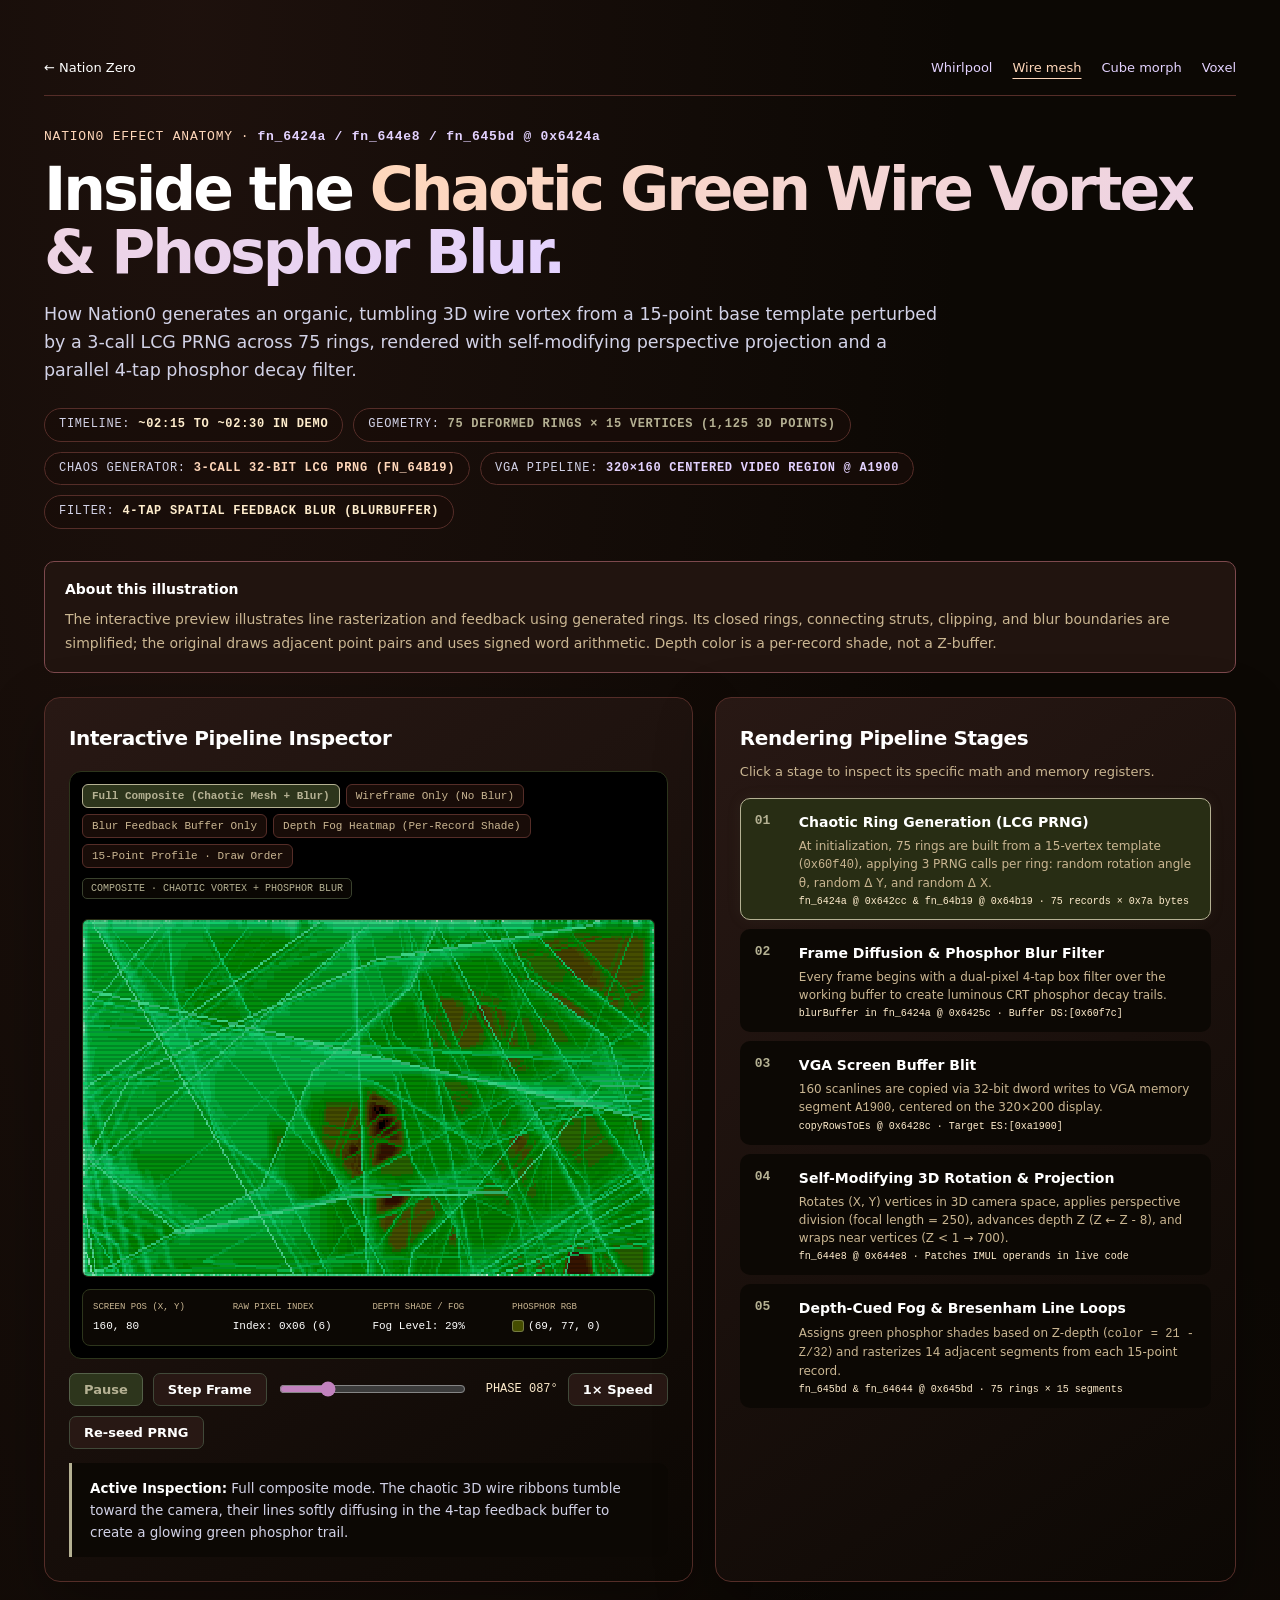
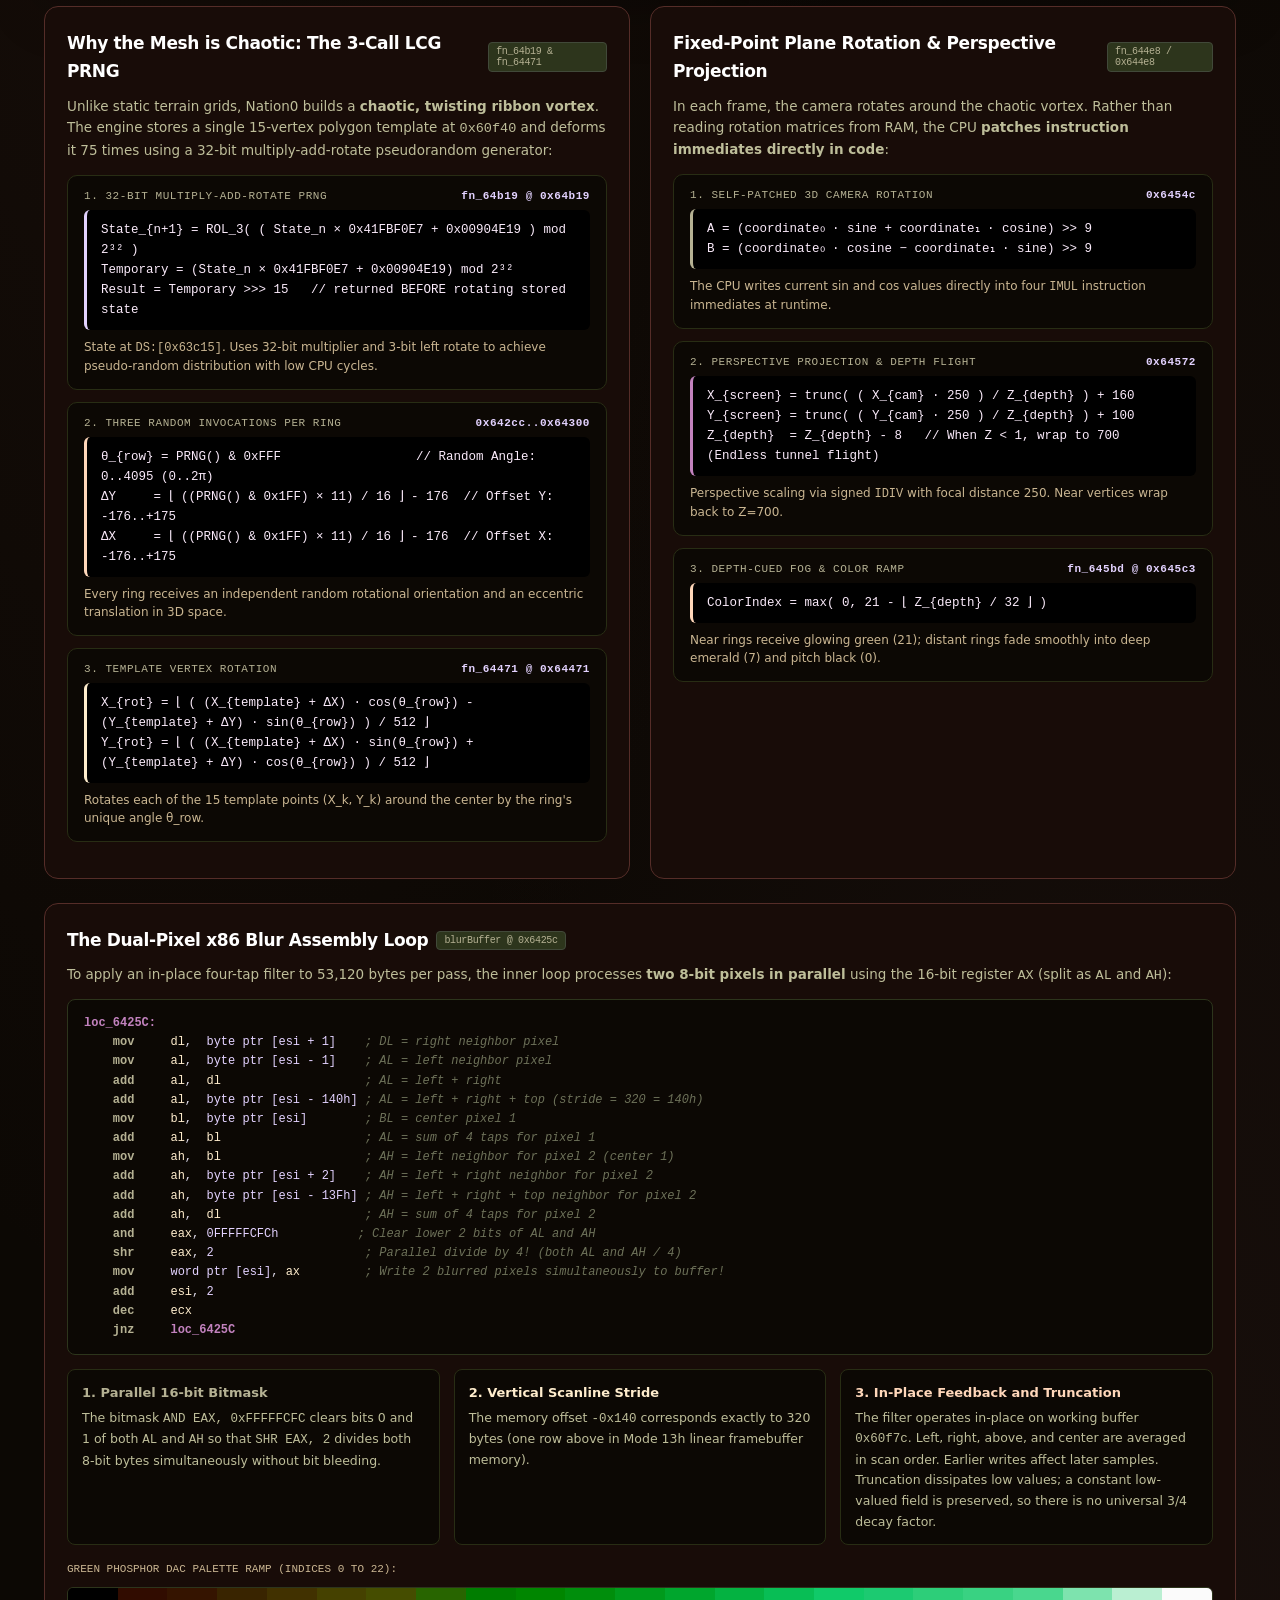
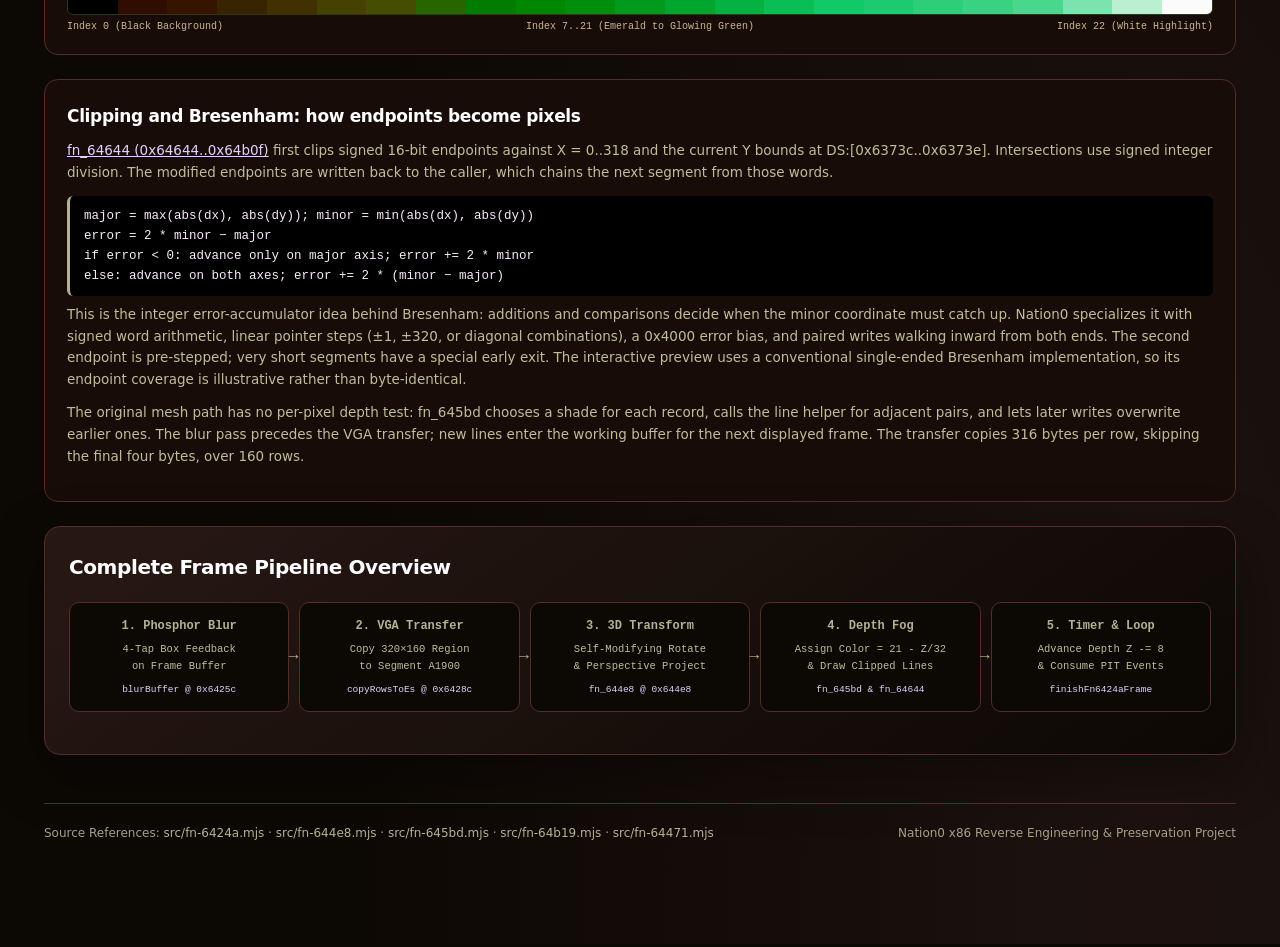
<file: effects-explained/wiremesh-explainer.html>
<!doctype html>
<html lang="en">
<head>
<meta charset="utf-8">
<meta name="viewport" content="width=device-width, initial-scale=1">
<title>Inside the Chaotic Green Wire Vortex & Phosphor Blur | Nation0 Demoscene Anatomy</title>
<style>

* { box-sizing: border-box; }
body {
  margin: 0;
  background: radial-gradient(ellipse at 20% 0%, #282d14 0, transparent 45%), radial-gradient(ellipse at 80% 100%, #281814 0, transparent 50%), var(--bg);
  color: var(--ink);
  font: 15px/1.65 Manrope, system-ui, sans-serif;
  -webkit-font-smoothing: antialiased;
}
main {
  max-width: 1240px;
  margin: auto;
  padding: 40px 24px 100px;
}
.eyebrow, .tag, .mono {
  font-family: 'DM Mono', monospace;
  letter-spacing: .06em;
  text-transform: uppercase;
}
.eyebrow {
  font-size: 13px;
  color: var(--cyan);
  display: flex;
  align-items: center;
  gap: 8px;
  margin-bottom: 8px;
}
.address {
  color: var(--violet);
  font-family: 'JetBrains Mono', 'DM Mono', monospace;
  font-weight: 600;
  text-transform: none;
}
h1 {
  font-size: clamp(34px, 5.2vw, 60px);
  line-height: 1.05;
  letter-spacing: -.05em;
  margin: 10px 0 16px;
  font-weight: 800;
}
h1 span.accent {
  background: linear-gradient(135deg, var(--green), #bebe9a);
  -webkit-background-clip: text;
  -webkit-text-fill-color: transparent;
}
.lead {
  max-width: 900px;
  color: #d2d2e7;
  font-size: 17.5px;
  line-height: 1.6;
  margin: 0 0 24px;
}
.meta {
  display: flex;
  gap: 10px;
  flex-wrap: wrap;
  margin-bottom: 32px;
}
.tag {
  font-size: 12px;
  border: 1px solid var(--line);
  border-radius: 99px;
  padding: 6px 14px;
  color: #d2d2e7;
  background: #180c08c0;
}
.tag b {
  color: var(--gold);
  font-weight: 600;
}
.tag.green b { color: var(--green); }
.tag.violet b { color: var(--violet); }
.tag.cyan b { color: var(--cyan); }

/* Layout */
.layout {
  display: grid;
  grid-template-columns: 1.22fr .98fr;
  gap: 22px;
  margin-bottom: 24px;
}
.card {
  background: linear-gradient(145deg, #281814, #0c0804);
  border: 1px solid var(--line);
  border-radius: 16px;
  padding: 24px;
  box-shadow: 0 20px 60px #00000050;
}
.card h2 {
  font-size: 20px;
  margin: 0 0 6px;
  letter-spacing: -.02em;
  display: flex;
  align-items: center;
  justify-content: space-between;
}
.sub {
  color: var(--muted);
  font-size: 13px;
  margin: 0 0 16px;
}

/* Screen and Canvas */
.screen-container {
  position: relative;
  background: #000000;
  border-radius: 12px;
  padding: 12px;
  border: 1px solid #2d351c;
  overflow: hidden;
}
.screen-header {
  display: flex;
  justify-content: space-between;
  align-items: center;
  margin-bottom: 10px;
}
.view-tabs {
  display: flex;
  gap: 6px;
  flex-wrap: wrap;
}
.view-tab {
  background: #180c08;
  border: 1px solid var(--line);
  color: var(--muted);
  font: 11px 'DM Mono', monospace;
  padding: 5px 9px;
  border-radius: 6px;
  cursor: pointer;
  transition: .15s ease;
}
.view-tab:hover {
  color: var(--ink);
  border-color: var(--line-active);
}
.view-tab.active {
  background: #2d351c;
  border-color: var(--green);
  color: var(--green);
  font-weight: 600;
}
.screen-canvas-wrap {
  position: relative;
  width: 100%;
  aspect-ratio: 4 / 2.5;
  background: #000000;
  border-radius: 6px;
  overflow: hidden;
  border: 1px solid #282d14;
}
.screen-canvas-wrap canvas {
  width: 100%;
  height: 100%;
  display: block;
  image-rendering: pixelated;
  cursor: crosshair;
}
.overlay-badge {
  position: absolute;
  top: 10px;
  left: 10px;
  background: #0c0804e0;
  border: 1px solid #39412d;
  padding: 4px 8px;
  border-radius: 5px;
  font: 10px 'DM Mono', monospace;
  color: var(--green);
  pointer-events: none;
}

/* Inspector Tooltip */
.inspector-panel {
  display: grid;
  grid-template-columns: repeat(4, 1fr);
  gap: 8px;
  margin-top: 12px;
  padding: 10px;
  background: #0c0804;
  border: 1px solid #2d351c;
  border-radius: 8px;
  font-family: 'DM Mono', monospace;
  font-size: 11px;
}
.inspect-item {
  display: flex;
  flex-direction: column;
}
.inspect-label {
  color: var(--muted);
  font-size: 9px;
  text-transform: uppercase;
}
.inspect-value {
  color: var(--ink);
  font-weight: 500;
  margin-top: 2px;
}
.inspect-swatch {
  display: inline-block;
  width: 12px;
  height: 12px;
  border-radius: 3px;
  vertical-align: middle;
  margin-right: 4px;
  border: 1px solid #ffffff40;
}

/* Controls */
.controls {
  display: flex;
  gap: 10px;
  align-items: center;
  margin-top: 14px;
  flex-wrap: wrap;
}
.btn {
  background: #281814;
  color: var(--ink);
  border: 1px solid #414939;
  padding: 8px 14px;
  border-radius: 7px;
  font-family: inherit;
  font-size: 13px;
  font-weight: 600;
  cursor: pointer;
  transition: .15s ease;
}
.btn:hover {
  background: #2d351c;
  border-color: var(--green);
  color: #ffffff;
}
.btn.primary {
  background: #2d351c;
  border-color: #556149;
  color: var(--green);
}
.btn.primary:hover {
  background: #39412d;
}
.slider-group {
  display: flex;
  align-items: center;
  gap: 10px;
  flex: 1;
  min-width: 180px;
}
input[type=range] {
  accent-color: var(--green);
  flex: 1;
  cursor: pointer;
}
.readout {
  min-width: 80px;
  text-align: right;
  font: 12px 'DM Mono', monospace;
  color: var(--gold);
}

/* Stages List */
.stages {
  display: grid;
  gap: 9px;
}
.stage {
  display: grid;
  grid-template-columns: 32px 1fr;
  gap: 12px;
  padding: 12px 14px;
  border: 1px solid transparent;
  background: #0c0804;
  border-radius: 10px;
  cursor: pointer;
  transition: .2s ease;
}
.stage:hover {
  background: #281814;
  border-color: #39412d;
}
.stage.active {
  background: #282d14;
  border-color: var(--green);
  box-shadow: 0 0 16px #868e6d15;
}
.num {
  font: 13px 'DM Mono', monospace;
  color: var(--green);
  padding-top: 2px;
  font-weight: 600;
}
.stage h3 {
  font-size: 14px;
  margin: 0 0 3px;
  font-weight: 700;
}
.stage p {
  font-size: 12px;
  color: var(--muted);
  margin: 0 0 4px;
  line-height: 1.5;
}
.stage small {
  font: 10px 'JetBrains Mono', 'DM Mono', monospace;
  color: var(--gold);
  display: block;
}

/* Deep Dive Sections */
.deep-dive {
  display: grid;
  grid-template-columns: repeat(2, 1fr);
  gap: 20px;
  margin-top: 24px;
}
.deep-card {
  background: #180c08;
  border: 1px solid var(--line);
  border-radius: 14px;
  padding: 22px;
}
.deep-card h3 {
  font-size: 17px;
  margin: 0 0 10px;
  letter-spacing: -.02em;
  color: var(--ink);
  display: flex;
  align-items: center;
  gap: 8px;
}
.badge-tech {
  font: 10px 'DM Mono', monospace;
  padding: 3px 7px;
  border-radius: 4px;
  background: #2d351c;
  color: var(--green);
  border: 1px solid #414939;
}

/* Enhanced Math and Formula Presentation */
.math-card-group {
  display: grid;
  gap: 12px;
  margin: 14px 0;
}
.math-card {
  background: #0c0804;
  border: 1px solid #282d14;
  border-radius: 10px;
  padding: 14px 16px;
}
.math-card-title {
  font: 11px 'DM Mono', monospace;
  color: var(--green);
  text-transform: uppercase;
  letter-spacing: .05em;
  margin-bottom: 8px;
  display: flex;
  justify-content: space-between;
  align-items: center;
}
.math-card-title span.source {
  color: var(--violet);
  font-weight: 600;
  text-transform: none;
}
.math-formula {
  font-family: 'JetBrains Mono', 'DM Mono', monospace;
  font-size: 12.5px;
  color: #fbebfb;
  background: #000000;
  padding: 10px 14px;
  border-radius: 6px;
  border-left: 3px solid var(--green);
  margin-bottom: 8px;
  overflow-x: auto;
  white-space: pre-wrap;
  line-height: 1.6;
}
.math-formula.gold-border { border-left-color: var(--gold); }
.math-formula.pink-border { border-left-color: var(--pink); }
.math-formula.cyan-border { border-left-color: var(--cyan); }
.math-formula.violet-border { border-left-color: var(--violet); }
.math-legend {
  font-size: 12px;
  color: var(--muted);
  line-height: 1.5;
}

/* Palette Ramp Strip */
.palette-strip {
  display: flex;
  height: 28px;
  border-radius: 6px;
  overflow: hidden;
  border: 1px solid #2d351c;
  margin: 12px 0 6px;
}
.palette-swatch {
  flex: 1;
  transition: transform .1s;
  cursor: pointer;
}
.palette-swatch:hover {
  transform: scaleY(1.3);
  z-index: 5;
}

/* Assembly Code Box */
.asm-code-box {
  background: #0c0804;
  border: 1px solid #2d351c;
  border-radius: 8px;
  padding: 14px 16px;
  font-family: 'JetBrains Mono', monospace;
  font-size: 12px;
  line-height: 1.6;
  color: #dfdbeb;
  overflow-x: auto;
  white-space: pre;
}
.asm-opcode { color: var(--green); font-weight: 600; }
.asm-reg { color: var(--gold); }
.asm-num { color: var(--violet); }
.asm-comment { color: #6d7159; font-style: italic; }
.asm-label { color: var(--pink); font-weight: 700; }

p.desc {
  font-size: 13.5px;
  color: #bebe9a;
  margin: 8px 0 12px;
  line-height: 1.6;
}

/* Detail Box */
.detail-box {
  background: #0c0804;
  border-left: 3px solid var(--green);
  border-radius: 0 10px 10px 0;
  padding: 14px 18px;
  margin-top: 14px;
  font-size: 13.5px;
  color: #d2d2e7;
}
.detail-box b {
  color: var(--ink);
}

/* Flow Section */
.flow-card {
  margin-top: 24px;
}
.flow-diagram {
  display: grid;
  grid-template-columns: repeat(5, 1fr);
  gap: 10px;
  margin: 18px 0;
}
.flow-step {
  position: relative;
  background: #0c0804;
  border: 1px solid var(--line);
  border-radius: 10px;
  padding: 14px 10px;
  text-align: center;
  font-family: 'DM Mono', monospace;
  font-size: 11px;
}
.flow-step:not(:last-child):after {
  content: '→';
  position: absolute;
  right: -10px;
  top: 50%;
  transform: translateY(-50%);
  color: var(--green);
  font-size: 16px;
  font-weight: 700;
  z-index: 3;
}
.flow-step strong {
  display: block;
  color: var(--green);
  font-size: 12px;
  margin-bottom: 4px;
}
.flow-step span {
  color: #bebe9a;
  font-size: 10.5px;
  display: block;
}
.flow-step small {
  color: var(--violet);
  font-size: 9.5px;
  margin-top: 6px;
  display: block;
}

/* Responsive */
@media (max-width: 960px) {
  .layout, .deep-dive {
    grid-template-columns: 1fr;
  }
  .flow-diagram {
    grid-template-columns: 1fr;
  }
  .flow-step:not(:last-child):after {
    content: '↓';
    right: 50%;
    top: auto;
    bottom: -12px;
    transform: translateX(50%);
  }
}
footer {
  margin-top: 48px;
  padding-top: 20px;
  border-top: 1px solid var(--line);
  font-size: 12px;
  color: #a2a286;
  display: flex;
  justify-content: space-between;
  flex-wrap: wrap;
  gap: 12px;
}
footer a {
  color: var(--green);
  text-decoration: none;
}
footer a:hover {
  text-decoration: underline;
}
</style>
<link rel="stylesheet" href="nation0-theme.css">
</head>
<body>
<main>
<nav class="explanation-nav" aria-label="Effects explained"><a class="home" href="../index.html">← Nation Zero</a><a href="whirlpool-explainer.html">Whirlpool</a><a href="wiremesh-explainer.html" aria-current="page">Wire mesh</a><a href="cube-morph-explainer.html">Cube morph</a><a href="voxel-explainer.html">Voxel</a></nav>
  <div class="eyebrow">
    <span>Nation0 Effect Anatomy</span> · 
    <span class="address">fn_6424a / fn_644e8 / fn_645bd @ 0x6424a</span>
  </div>
  <h1>Inside the <span class="accent">Chaotic Green Wire Vortex &amp; Phosphor Blur.</span></h1>
  <p class="lead">
    How Nation0 generates an organic, tumbling 3D wire vortex from a 15-point base template perturbed by a 3-call LCG PRNG across 75 rings, rendered with self-modifying perspective projection and a parallel 4-tap phosphor decay filter.
  </p>

  <div class="meta">
    <span class="tag">Timeline: <b>~02:15 to ~02:30 in Demo</b></span>
    <span class="tag green">Geometry: <b>75 Deformed Rings × 15 Vertices (1,125 3D Points)</b></span>
    <span class="tag cyan">Chaos Generator: <b>3-Call 32-bit LCG PRNG (fn_64b19)</b></span>
    <span class="tag violet">VGA Pipeline: <b>320×160 Centered Video Region @ A1900</b></span>
    <span class="tag">Filter: <b>4-Tap Spatial Feedback Blur (blurBuffer)</b></span>
  </div>

  <section class="review-note"><strong>About this illustration</strong><p>The interactive preview illustrates line rasterization and feedback using generated rings. Its closed rings, connecting struts, clipping, and blur boundaries are simplified; the original draws adjacent point pairs and uses signed word arithmetic. Depth color is a per-record shade, not a Z-buffer.</p></section>
<div class="layout">
    <!-- Interactive View & Canvas -->
    <section class="card">
      <div class="screen-header">
        <h2>Interactive Pipeline Inspector</h2>
      </div>
      <div class="screen-container">
        <div class="screen-header">
          <div class="view-tabs" id="viewTabs">
            <button class="view-tab active" data-mode="composite">Full Composite (Chaotic Mesh + Blur)</button>
            <button class="view-tab" data-mode="wireframe">Wireframe Only (No Blur)</button>
            <button class="view-tab" data-mode="blur">Blur Feedback Buffer Only</button>
            <button class="view-tab" data-mode="depth">Depth Fog Heatmap (Per-Record Shade)</button>
            <button class="view-tab" data-mode="template">15-Point Profile · Draw Order</button>
          </div>
          <span class="overlay-badge" id="canvasBadge">COMPOSITE · CHAOTIC VORTEX + PHOSPHOR BLUR</span>
        </div>

        <div class="screen-canvas-wrap">
          <canvas id="wireCanvas" width="320" height="160" aria-label="Interactive simulation of the Nation0 green wire vortex and blur rendering pipeline"></canvas>
        </div>

        <!-- Live Pixel Inspector -->
        <div class="inspector-panel" id="inspectorPanel">
          <div class="inspect-item">
            <span class="inspect-label">Screen Pos (X, Y)</span>
            <span class="inspect-value" id="inspCoord">160, 80</span>
          </div>
          <div class="inspect-item">
            <span class="inspect-label">Raw Pixel Index</span>
            <span class="inspect-value" id="inspIndex">Index: 0x00</span>
          </div>
          <div class="inspect-item">
            <span class="inspect-label">Depth Shade / Fog</span>
            <span class="inspect-value" id="inspDepth">Depth Z: ~350</span>
          </div>
          <div class="inspect-item">
            <span class="inspect-label">Phosphor RGB</span>
            <span class="inspect-value" id="inspRgb"><span class="inspect-swatch" id="inspSwatch"></span>(0, 0, 0)</span>
          </div>
        </div>
      </div>

      <!-- Controls -->
      <div class="controls">
        <button class="btn primary" id="btnToggle">Pause</button>
        <button class="btn" id="btnStep">Step Frame</button>
        <div class="slider-group">
          <input id="phaseSlider" type="range" min="0" max="360" value="45" aria-label="3D Mesh Flight Phase">
          <span id="phaseReadout" class="readout">PHASE 045°</span>
        </div>
        <button class="btn" id="btnSpeed">1× Speed</button>
        <button class="btn" id="btnRegen">Re-seed PRNG</button>
      </div>

      <div class="detail-box" id="detailBox">
        <b>Active Inspection:</b> Full composite mode. The chaotic 3D wire ribbons tumble toward the camera, their lines softly diffusing in the 4-tap feedback buffer to create a glowing green phosphor trail.
      </div>
    </section>

    <!-- Execution Sequence Stages -->
    <section class="card">
      <h2>Rendering Pipeline Stages</h2>
      <p class="sub">Click a stage to inspect its specific math and memory registers.</p>
      <div class="stages" id="stagesList">
        <div class="stage active" data-stage="0">
          <span class="num">01</span>
          <div>
            <h3>Chaotic Ring Generation (LCG PRNG)</h3>
            <p>At initialization, 75 rings are built from a 15-vertex template (<code>0x60f40</code>), applying 3 PRNG calls per ring: random rotation angle θ, random Δ Y, and random Δ X.</p>
            <small>fn_6424a @ 0x642cc &amp; fn_64b19 @ 0x64b19 · 75 records × 0x7a bytes</small>
          </div>
        </div>

        <div class="stage" data-stage="1">
          <span class="num">02</span>
          <div>
            <h3>Frame Diffusion &amp; Phosphor Blur Filter</h3>
            <p>Every frame begins with a dual-pixel 4-tap box filter over the working buffer to create luminous CRT phosphor decay trails.</p>
            <small>blurBuffer in fn_6424a @ 0x6425c · Buffer DS:[0x60f7c]</small>
          </div>
        </div>

        <div class="stage" data-stage="2">
          <span class="num">03</span>
          <div>
            <h3>VGA Screen Buffer Blit</h3>
            <p>160 scanlines are copied via 32-bit dword writes to VGA memory segment <code>A1900</code>, centered on the 320×200 display.</p>
            <small>copyRowsToEs @ 0x6428c · Target ES:[0xa1900]</small>
          </div>
        </div>

        <div class="stage" data-stage="3">
          <span class="num">04</span>
          <div>
            <h3>Self-Modifying 3D Rotation &amp; Projection</h3>
            <p>Rotates (X, Y) vertices in 3D camera space, applies perspective division (focal length = 250), advances depth Z (Z ← Z - 8), and wraps near vertices (Z &lt; 1 → 700).</p>
            <small>fn_644e8 @ 0x644e8 · Patches IMUL operands in live code</small>
          </div>
        </div>

        <div class="stage" data-stage="4">
          <span class="num">05</span>
          <div>
            <h3>Depth-Cued Fog &amp; Bresenham Line Loops</h3>
            <p>Assigns green phosphor shades based on Z-depth (<code>color = 21 - Z/32</code>) and rasterizes 14 adjacent segments from each 15-point record.</p>
            <small>fn_645bd &amp; fn_64644 @ 0x645bd · 75 rings × 15 segments</small>
          </div>
        </div>
      </div>
    </section>
  </div>

  <!-- Deep Dive Math & Transparency Explanations -->
  <div class="deep-dive">
    <!-- Deep Dive 1: Why the Mesh is Chaotic -->
    <div class="deep-card">
      <h3>
        Why the Mesh is Chaotic: The 3-Call LCG PRNG
        <span class="badge-tech">fn_64b19 &amp; fn_64471</span>
      </h3>
      <p class="desc">
        Unlike static terrain grids, Nation0 builds a <strong>chaotic, twisting ribbon vortex</strong>. The engine stores a single 15-vertex polygon template at <code>0x60f40</code> and deforms it 75 times using a 32-bit multiply-add-rotate pseudorandom generator:
      </p>

      <div class="math-card-group">
        <div class="math-card">
          <div class="math-card-title">1. 32-Bit Multiply-Add-Rotate PRNG <span class="source">fn_64b19 @ 0x64b19</span></div>
          <div class="math-formula violet-border">State_{n+1} = ROL_3( ( State_n × 0x41FBF0E7 + 0x00904E19 ) mod 2³² )
Temporary = (State_n × 0x41FBF0E7 + 0x00904E19) mod 2³²
Result = Temporary >>> 15   // returned BEFORE rotating stored state</div>
          <div class="math-legend">State at <code>DS:[0x63c15]</code>. Uses 32-bit multiplier and 3-bit left rotate to achieve pseudo-random distribution with low CPU cycles.</div>
        </div>

        <div class="math-card">
          <div class="math-card-title">2. Three Random Invocations Per Ring <span class="source">0x642cc..0x64300</span></div>
          <div class="math-formula cyan-border">θ_{row} = PRNG() & 0xFFF                  <span class="comment">// Random Angle: 0..4095 (0..2π)</span>
ΔY     = ⌊ ((PRNG() & 0x1FF) × 11) / 16 ⌋ - 176  <span class="comment">// Offset Y: -176..+175</span>
ΔX     = ⌊ ((PRNG() & 0x1FF) × 11) / 16 ⌋ - 176  <span class="comment">// Offset X: -176..+175</span></div>
          <div class="math-legend">Every ring receives an independent random rotational orientation and an eccentric translation in 3D space.</div>
        </div>

        <div class="math-card">
          <div class="math-card-title">3. Template Vertex Rotation <span class="source">fn_64471 @ 0x64471</span></div>
          <div class="math-formula gold-border">X_{rot} = ⌊ ( (X_{template} + ΔX) · cos(θ_{row}) - (Y_{template} + ΔY) · sin(θ_{row}) ) / 512 ⌋
Y_{rot} = ⌊ ( (X_{template} + ΔX) · sin(θ_{row}) + (Y_{template} + ΔY) · cos(θ_{row}) ) / 512 ⌋</div>
          <div class="math-legend">Rotates each of the 15 template points (X_k, Y_k) around the center by the ring's unique angle θ_row.</div>
        </div>
      </div>
    </div>

    <!-- Deep Dive 2: 3D Projection & Self-Modifying Math -->
    <div class="deep-card">
      <h3>
        Fixed-Point Plane Rotation &amp; Perspective Projection
        <span class="badge-tech">fn_644e8 / 0x644e8</span>
      </h3>

      <p class="desc">
        In each frame, the camera rotates around the chaotic vortex. Rather than reading rotation matrices from RAM, the CPU <strong>patches instruction immediates directly in code</strong>:
      </p>

      <div class="math-card-group">
        <div class="math-card">
          <div class="math-card-title">1. Self-Patched 3D Camera Rotation <span class="source">0x6454c</span></div>
          <div class="math-formula">A = (coordinate₀ · sine + coordinate₁ · cosine) &gt;&gt; 9
B = (coordinate₀ · cosine − coordinate₁ · sine) &gt;&gt; 9</div>
          <div class="math-legend">The CPU writes current sin and cos values directly into four <code>IMUL</code> instruction immediates at runtime.</div>
        </div>

        <div class="math-card">
          <div class="math-card-title">2. Perspective Projection &amp; Depth Flight <span class="source">0x64572</span></div>
          <div class="math-formula pink-border">X_{screen} = trunc( ( X_{cam} · 250 ) / Z_{depth} ) + 160
Y_{screen} = trunc( ( Y_{cam} · 250 ) / Z_{depth} ) + 100
Z_{depth}  = Z_{depth} - 8   <span class="comment">// When Z &lt; 1, wrap to 700 (Endless tunnel flight)</span></div>
          <div class="math-legend">Perspective scaling via signed <code>IDIV</code> with focal distance 250. Near vertices wrap back to Z=700.</div>
        </div>

        <div class="math-card">
          <div class="math-card-title">3. Depth-Cued Fog &amp; Color Ramp <span class="source">fn_645bd @ 0x645c3</span></div>
          <div class="math-formula cyan-border">ColorIndex = max( 0, 21 - ⌊ Z_{depth} / 32 ⌋ )</div>
          <div class="math-legend">Near rings receive glowing green (21); distant rings fade smoothly into deep emerald (7) and pitch black (0).</div>
        </div>
      </div>
    </div>
  </div>

  <!-- Deep Dive 3: The Assembly Blur Inner Loop & Parallel Math -->
  <div class="deep-card" style="margin-top: 24px;">
    <h3>
      The Dual-Pixel x86 Blur Assembly Loop
      <span class="badge-tech">blurBuffer @ 0x6425c</span>
    </h3>
    <p class="desc">
      To apply an in-place four-tap filter to 53,120 bytes per pass, the inner loop processes <strong>two 8-bit pixels in parallel</strong> using the 16-bit register <code>AX</code> (split as <code>AL</code> and <code>AH</code>):
    </p>

    <div class="asm-code-box"><span class="asm-label">loc_6425C:</span>
    <span class="asm-opcode">mov</span>     <span class="asm-reg">dl</span>,  <span class="asm-num">byte ptr [esi + 1]</span>    <span class="asm-comment">; DL = right neighbor pixel</span>
    <span class="asm-opcode">mov</span>     <span class="asm-reg">al</span>,  <span class="asm-num">byte ptr [esi - 1]</span>    <span class="asm-comment">; AL = left neighbor pixel</span>
    <span class="asm-opcode">add</span>     <span class="asm-reg">al</span>,  <span class="asm-reg">dl</span>                    <span class="asm-comment">; AL = left + right</span>
    <span class="asm-opcode">add</span>     <span class="asm-reg">al</span>,  <span class="asm-num">byte ptr [esi - 140h]</span> <span class="asm-comment">; AL = left + right + top (stride = 320 = 140h)</span>
    <span class="asm-opcode">mov</span>     <span class="asm-reg">bl</span>,  <span class="asm-num">byte ptr [esi]</span>        <span class="asm-comment">; BL = center pixel 1</span>
    <span class="asm-opcode">add</span>     <span class="asm-reg">al</span>,  <span class="asm-reg">bl</span>                    <span class="asm-comment">; AL = sum of 4 taps for pixel 1</span>
    <span class="asm-opcode">mov</span>     <span class="asm-reg">ah</span>,  <span class="asm-reg">bl</span>                    <span class="asm-comment">; AH = left neighbor for pixel 2 (center 1)</span>
    <span class="asm-opcode">add</span>     <span class="asm-reg">ah</span>,  <span class="asm-num">byte ptr [esi + 2]</span>    <span class="asm-comment">; AH = left + right neighbor for pixel 2</span>
    <span class="asm-opcode">add</span>     <span class="asm-reg">ah</span>,  <span class="asm-num">byte ptr [esi - 13Fh]</span> <span class="asm-comment">; AH = left + right + top neighbor for pixel 2</span>
    <span class="asm-opcode">add</span>     <span class="asm-reg">ah</span>,  <span class="asm-reg">dl</span>                    <span class="asm-comment">; AH = sum of 4 taps for pixel 2</span>
    <span class="asm-opcode">and</span>     <span class="asm-reg">eax</span>, <span class="asm-num">0FFFFFCFCh</span>           <span class="asm-comment">; Clear lower 2 bits of AL and AH</span>
    <span class="asm-opcode">shr</span>     <span class="asm-reg">eax</span>, <span class="asm-num">2</span>                     <span class="asm-comment">; Parallel divide by 4! (both AL and AH / 4)</span>
    <span class="asm-opcode">mov</span>     <span class="asm-num">word ptr [esi]</span>, <span class="asm-reg">ax</span>         <span class="asm-comment">; Write 2 blurred pixels simultaneously to buffer!</span>
    <span class="asm-opcode">add</span>     <span class="asm-reg">esi</span>, <span class="asm-num">2</span>
    <span class="asm-opcode">dec</span>     <span class="asm-reg">ecx</span>
    <span class="asm-opcode">jnz</span>     <span class="asm-label">loc_6425C</span></div>

    <div style="display: grid; grid-template-columns: repeat(3, 1fr); gap: 14px; margin-top: 14px;">
      <div style="background: #0c0804; padding: 12px 14px; border-radius: 8px; border: 1px solid #282d14;">
        <strong style="color: var(--green); display: block; font-size: 13px; margin-bottom: 4px;">1. Parallel 16-bit Bitmask</strong>
        <p style="font-size: 12.5px; color: #bebe9a; margin: 0;">
          The bitmask <code>AND EAX, 0xFFFFFCFC</code> clears bits 0 and 1 of both <code>AL</code> and <code>AH</code> so that <code>SHR EAX, 2</code> divides both 8-bit bytes simultaneously without bit bleeding.
        </p>
      </div>
      <div style="background: #0c0804; padding: 12px 14px; border-radius: 8px; border: 1px solid #282d14;">
        <strong style="color: var(--gold); display: block; font-size: 13px; margin-bottom: 4px;">2. Vertical Scanline Stride</strong>
        <p style="font-size: 12.5px; color: #bebe9a; margin: 0;">
          The memory offset <code>-0x140</code> corresponds exactly to 320 bytes (one row above in Mode 13h linear framebuffer memory).
        </p>
      </div>
      <div style="background: #0c0804; padding: 12px 14px; border-radius: 8px; border: 1px solid #282d14;">
        <strong style="color: var(--cyan); display: block; font-size: 13px; margin-bottom: 4px;">3. In-Place Feedback and Truncation</strong>
        <p style="font-size: 12.5px; color: #bebe9a; margin: 0;">
          The filter operates in-place on working buffer <code>0x60f7c</code>. Left, right, above, and center are averaged in scan order. Earlier writes affect later samples. Truncation dissipates low values; a constant low-valued field is preserved, so there is no universal 3/4 decay factor.
        </p>
      </div>
    </div>

    <div style="margin-top: 18px;">
      <div style="font: 11px 'DM Mono', monospace; color: var(--muted); margin-bottom: 6px;">GREEN PHOSPHOR DAC PALETTE RAMP (INDICES 0 TO 22):</div>
      <div class="palette-strip" id="paletteStrip" aria-label="Green phosphor palette gradient"></div>
      <div style="display: flex; justify-content: space-between; font: 10px 'DM Mono', monospace; color: var(--muted); margin-top: 4px;">
        <span>Index 0 (Black Background)</span>
        <span>Index 7..21 (Emerald to Glowing Green)</span>
        <span>Index 22 (White Highlight)</span>
      </div>
    </div>
  </div>

  <section class="deep-card" style="margin-top:24px"><h3>Clipping and Bresenham: how endpoints become pixels</h3>
<p class="desc"><a href="../src/fn-64644.mjs">fn_64644 (0x64644..0x64b0f)</a> first clips signed 16-bit endpoints against X = 0..318 and the current Y bounds at DS:[0x6373c..0x6373e]. Intersections use signed integer division. The modified endpoints are written back to the caller, which chains the next segment from those words.</p>
<pre class="math-formula">major = max(abs(dx), abs(dy)); minor = min(abs(dx), abs(dy))
error = 2 * minor − major
if error &lt; 0: advance only on major axis; error += 2 * minor
else: advance on both axes; error += 2 * (minor − major)</pre>
<p class="desc">This is the integer error-accumulator idea behind Bresenham: additions and comparisons decide when the minor coordinate must catch up. Nation0 specializes it with signed word arithmetic, linear pointer steps (±1, ±320, or diagonal combinations), a 0x4000 error bias, and paired writes walking inward from both ends. The second endpoint is pre-stepped; very short segments have a special early exit. The interactive preview uses a conventional single-ended Bresenham implementation, so its endpoint coverage is illustrative rather than byte-identical.</p>
<p class="desc">The original mesh path has no per-pixel depth test: fn_645bd chooses a shade for each record, calls the line helper for adjacent pairs, and lets later writes overwrite earlier ones. The blur pass precedes the VGA transfer; new lines enter the working buffer for the next displayed frame. The transfer copies 316 bytes per row, skipping the final four bytes, over 160 rows.</p></section>
<!-- Visual Pipeline Summary -->
  <section class="card flow-card">
    <h2>Complete Frame Pipeline Overview</h2>
    <div class="flow-diagram">
      <div class="flow-step">
        <strong>1. Phosphor Blur</strong>
        <span>4-Tap Box Feedback<br>on Frame Buffer</span>
        <small>blurBuffer @ 0x6425c</small>
      </div>
      <div class="flow-step">
        <strong>2. VGA Transfer</strong>
        <span>Copy 320×160 Region<br>to Segment A1900</span>
        <small>copyRowsToEs @ 0x6428c</small>
      </div>
      <div class="flow-step">
        <strong>3. 3D Transform</strong>
        <span>Self-Modifying Rotate<br>&amp; Perspective Project</span>
        <small>fn_644e8 @ 0x644e8</small>
      </div>
      <div class="flow-step">
        <strong>4. Depth Fog</strong>
        <span>Assign Color = 21 - Z/32<br>&amp; Draw Clipped Lines</span>
        <small>fn_645bd &amp; fn_64644</small>
      </div>
      <div class="flow-step">
        <strong>5. Timer &amp; Loop</strong>
        <span>Advance Depth Z -= 8<br>&amp; Consume PIT Events</span>
        <small>finishFn6424aFrame</small>
      </div>
    </div>
  </section>

  <footer>
    <div>Source References: <a href="../src/fn-6424a.mjs">src/fn-6424a.mjs</a> · <a href="../src/fn-644e8.mjs">src/fn-644e8.mjs</a> · <a href="../src/fn-645bd.mjs">src/fn-645bd.mjs</a> · <a href="../src/fn-64b19.mjs">src/fn-64b19.mjs</a> · <a href="../src/fn-64471.mjs">src/fn-64471.mjs</a></div>
    <div>Nation0 x86 Reverse Engineering &amp; Preservation Project</div>
  </footer>
</main>

<script>
// Authentic Green Phosphor palette from oracle/continuous-frame-trace/05-wire.palette.bin
const WIRE_PALETTE_RAW = [
  [0,0,0],[12,3,0],[13,5,0],[14,9,0],[16,12,0],[17,16,0],[17,19,0],
  [10,25,0],[0,31,0],[0,33,0],[0,35,3],[0,38,7],[0,41,11],[1,44,16],[2,47,21],
  [4,50,26],[7,50,28],[11,51,30],[14,52,32],[18,53,35],[31,56,43],[46,59,52],[62,62,62]
];

// Convert 6-bit VGA DAC (0..63) to 8-bit RGB (0..255)
const WIRE_RGB = WIRE_PALETTE_RAW.map(([r,g,b]) => [
  Math.round(r * 255 / 63),
  Math.round(g * 255 / 63),
  Math.round(b * 255 / 63)
]);

// Build Palette Strip in HTML
const paletteStrip = document.getElementById('paletteStrip');
WIRE_RGB.forEach((rgb, idx) => {
  const swatch = document.createElement('div');
  swatch.className = 'palette-swatch';
  swatch.style.background = `rgb(${rgb[0]}, ${rgb[1]}, ${rgb[2]})`;
  swatch.title = `Index ${idx} -> RGB(${rgb.join(',')})`;
  paletteStrip.appendChild(swatch);
});

// Canvas and State
const canvas = document.getElementById('wireCanvas');
const ctx = canvas.getContext('2d');
const phaseSlider = document.getElementById('phaseSlider');
const phaseReadout = document.getElementById('phaseReadout');
const btnToggle = document.getElementById('btnToggle');
const btnStep = document.getElementById('btnStep');
const btnSpeed = document.getElementById('btnSpeed');
const btnRegen = document.getElementById('btnRegen');
const viewTabs = document.querySelectorAll('.view-tab');
const canvasBadge = document.getElementById('canvasBadge');
const detailBox = document.getElementById('detailBox');

const WIDTH = 320;
const HEIGHT = 160;

// Internal 8-bit Frame Buffer (matching DS:[0x60f7c])
const frameBuffer = new Uint8Array(WIDTH * HEIGHT);

let running = true;
let currentPhase = 45;
let viewMode = 'composite';
let speedMultiplier = 1;
let lastTimestamp = 0;

// Mouse coordinates on canvas
let hoverX = 160, hoverY = 80;

// Authentic 15-Point Base Template Vertices from 0x60f40 in NATION0.EXE:
const BASE_TEMPLATE = [
  [-276, -26],
  [-232, 0],
  [-178, 14],
  [-146, 0],
  [-108, 2],
  [-74, -14],
  [-38, -8],
  [0, 0],
  [56, 26],
  [94, 14],
  [128, 8],
  [146, -14],
  [198, -20],
  [244, -8],
  [344, -2]
];

// Authentic 32-bit LCG PRNG (fn_64b19)
let prngState = 0x12345678;

function stepPRNG() {
  const product = BigInt(prngState >>> 0) * 0x41fbf0e7n;
  let eax = (Number(product & 0xffffffffn) + 0x00904e19) >>> 0;
  prngState = eax;
  const shiftedOut = eax >>> 15;
  const rotated = ((prngState << 3) | (prngState >>> 29)) >>> 0;
  prngState = rotated;
  return shiftedOut;
}

// 75 Rings × 15 Points = 1,125 Vertices
const NUM_RINGS = 75;
const NUM_POINTS_PER_RING = 15;

// Ring Data Structures
const ringZ = new Float32Array(NUM_RINGS);
const ringX = new Float32Array(NUM_RINGS * NUM_POINTS_PER_RING);
const ringY = new Float32Array(NUM_RINGS * NUM_POINTS_PER_RING);

function generateChaoticMesh(initialSeed = 0x63c15) {
  prngState = initialSeed;
  let currentZ = 700;

  for (let r = 0; r < NUM_RINGS; r++) {
    // 1. Random Ring Rotation Angle
    const angleRaw = stepPRNG() & 0xfff; // 0..4095
    const angleRad = (angleRaw / 4096) * Math.PI * 2;
    const cosAngle = Math.cos(angleRad);
    const sinAngle = Math.sin(angleRad);

    // 2. Random Y Offset (-176..+175)
    let rawY = stepPRNG() & 0x1ff;
    let offsetY = Math.floor((rawY * 11) / 16) - 176;

    // 3. Random X Offset (-176..+175)
    let rawX = stepPRNG() & 0x1ff;
    let offsetX = Math.floor((rawX * 11) / 16) - 176;

    // 4. Transform Template Points
    for (let p = 0; p < NUM_POINTS_PER_RING; p++) {
      const idx = r * NUM_POINTS_PER_RING + p;
      const tx = BASE_TEMPLATE[p][0] + offsetX;
      const ty = BASE_TEMPLATE[p][1] + offsetY;

      // Rotate by angle (matching fn_64471)
      const rx = (tx * cosAngle - ty * sinAngle);
      const ry = (tx * sinAngle + ty * cosAngle);

      ringX[idx] = rx;
      ringY[idx] = ry;
    }

    ringZ[r] = currentZ;
    currentZ -= 9;
  }
}

// Generate initial chaotic mesh
generateChaoticMesh(0x904e19);

// Stage Descriptions
const stageDescriptions = [
  "<b>Stage 01 (Chaotic Ring Generation):</b> At startup, 75 rings are initialized from the 15-vertex template at 0x60f40. For every ring, the 32-bit LCG PRNG is called 3 times to pick a random rotation angle θ and random (X, Y) displacements.",
  "<b>Stage 02 (Phosphor Blur Filter):</b> The frame starts by running the 4-tap box filter over buffer 0x60f7c. Every pixel is averaged with its neighbors, creating luminous decay trails.",
  "<b>Stage 03 (VGA Blit):</b> The 160 active scanlines (320×160 pixels) are blitted to VGA video RAM at 0xA1900, centered vertically on the 320×200 screen.",
  "<b>Stage 04 (3D Transform & Projection):</b> Self-modifying immediate operands rotate (X, Y) vertices in 3D camera space, apply perspective division (Z / 250), step depth forward (Z -= 8), and wrap near vertices.",
  "<b>Stage 05 (Depth Fog & Bresenham Line Drawing):</b> The renderer calculates depth-cued color indices (color = 21 - Z/32) and draws lines connecting the 15 vertices of each chaotic ring."
];

// View Mode Details
const viewDetails = {
  composite: "<b>Composite Mode:</b> Full rendering pipeline. 75 chaotic tumbling wire ribbons rendered over the decaying 4-tap feedback blur trails.",
  wireframe: "<b>Wireframe Only:</b> Shows the crisp 3D chaotic line rings without the blur filter, highlighting the deformed polygonal topology and depth-cueing.",
  blur: "<b>Blur Feedback Buffer Only:</b> Shows the spatial diffusion trails and phosphor decay alone as the chaotic rings tumble forward.",
  depth: "<b>Depth Fog Heatmap:</b> Visualizes the per-record depth shade. Brighter green = nearer to camera (Z < 100), Dark green/cyan = distant horizon (Z → 700).",
  template: "<b>Original 15-Point Profile:</b> This shallow open polyline is the actual table at 0x60f40, not a ring. The highlighted segment advances in drawing order from point 0 to point 14. The demo translates and rotates 75 copies, projects them at different depths, then draws 14 adjacent segments per copy. Pause freezes the highlight; Step advances it. No final-to-first edge is drawn.",
};

// Bresenham Integer Line Rasterizer into 8-bit FrameBuffer
function drawLine(x0, y0, x1, y1, color) {
  x0 = Math.round(x0);
  y0 = Math.round(y0);
  x1 = Math.round(x1);
  y1 = Math.round(y1);

  // Quick bounding box cull
  if (Math.max(x0, x1) < 0 || Math.min(x0, x1) >= WIDTH ||
      Math.max(y0, y1) < 0 || Math.min(y0, y1) >= HEIGHT) {
    return;
  }

  const dx = Math.abs(x1 - x0);
  const dy = Math.abs(y1 - y0);
  const sx = x0 < x1 ? 1 : -1;
  const sy = y0 < y1 ? 1 : -1;
  let err = dx - dy;
  let steps = 0;

  while (steps++ < 1200) {
    if (x0 >= 0 && x0 < WIDTH && y0 >= 0 && y0 < HEIGHT) {
      const idx = y0 * WIDTH + x0;
      frameBuffer[idx] = Math.max(frameBuffer[idx], color);
    }
    if (x0 === x1 && y0 === y1) break;
    const e2 = 2 * err;
    if (e2 > -dy) {
      err -= dy;
      x0 += sx;
    }
    if (e2 < dx) {
      err += dx;
      y0 += sy;
    }
  }
}

// 4-Tap Frame Buffer Feedback Blur Filter (matching blurBuffer in fn_6424a)
function applyFeedbackBlur() {
  for (let y = 1; y < HEIGHT - 1; y++) {
    const rowOffset = y * WIDTH;
    for (let x = 1; x < WIDTH - 1; x++) {
      const idx = rowOffset + x;
      const left = frameBuffer[idx - 1];
      const right = frameBuffer[idx + 1];
      const top = frameBuffer[idx - WIDTH];
      const center = frameBuffer[idx];
      // 4-tap spatial average:
      frameBuffer[idx] = (left + right + top + center) >> 2;
    }
  }
}

function renderWireScene() {
  if (viewMode === 'template') {
    renderTemplateMode();
    return;
  }

  if (viewMode !== 'wireframe') {
    applyFeedbackBlur();
  } else {
    frameBuffer.fill(0);
  }

  const rad = (currentPhase * Math.PI) / 180;
  const cosGlobal = Math.cos(rad);
  const sinGlobal = Math.sin(rad);

  // 1. Draw 15-Segment Connected Ribbons / Rings (fn_645bd)
  if (viewMode !== 'blur') {
    for (let r = 0; r < NUM_RINGS; r++) {
      const z = ringZ[r];
      if (z < 15) continue;

      // Depth-Cued Fog Color: near = 21 (bright green), far = 7 (dark green)
      const shade = Math.floor(z / 32);
      const color = viewMode === 'depth' 
        ? Math.max(1, Math.min(22, Math.floor(22 - (z / 700) * 21)))
        : Math.max(1, Math.min(21, 21 - shade));

      // Project vertices of this ring
      const sx = new Float32Array(NUM_POINTS_PER_RING);
      const sy = new Float32Array(NUM_POINTS_PER_RING);

      for (let p = 0; p < NUM_POINTS_PER_RING; p++) {
        const idx = r * NUM_POINTS_PER_RING + p;
        const x = ringX[idx];
        const y = ringY[idx];

        // 3D Camera Rotation around Z-axis
        const rx = x * cosGlobal - y * sinGlobal;
        const ry = x * sinGlobal + y * cosGlobal;

        // Perspective Projection (focal distance = 250, screen center = (160, 80))
        sx[p] = (rx * 250) / z + 160;
        sy[p] = (ry * 250) / z + 80;
      }

      // Draw lines along the 15-point deformed ribbon (0->1->2...->14)
      for (let p = 0; p < NUM_POINTS_PER_RING - 1; p++) {
        drawLine(sx[p], sy[p], sx[p + 1], sy[p + 1], color);
      }

      // Connect back point 14 to point 0 to form a closed polygonal loop
      drawLine(sx[NUM_POINTS_PER_RING - 1], sy[NUM_POINTS_PER_RING - 1], sx[0], sy[0], color);

      // Draw cross-ribbon connector to previous ring for longitudinal structure
      if (r > 0 && ringZ[r - 1] > 15) {
        const pConn = (r * 3) % NUM_POINTS_PER_RING;
        const prevIdx = (r - 1) * NUM_POINTS_PER_RING + pConn;
        const prevZ = ringZ[r - 1];
        const px = ringX[prevIdx];
        const py = ringY[prevIdx];
        const prx = px * cosGlobal - py * sinGlobal;
        const pry = px * sinGlobal + py * cosGlobal;
        const psx = (prx * 250) / prevZ + 160;
        const psy = (pry * 250) / prevZ + 80;
        drawLine(sx[pConn], sy[pConn], psx, psy, Math.max(1, color - 4));
      }
    }
  }

  // 2. Render 8-bit FrameBuffer to HTML5 Canvas
  const imgData = ctx.createImageData(WIDTH, HEIGHT);
  const data = imgData.data;

  let sampledValHover = 0;
  let sampledRgbHover = [0, 0, 0];

  for (let i = 0; i < WIDTH * HEIGHT; i++) {
    const val = frameBuffer[i];
    const rgb = WIRE_RGB[Math.min(WIRE_RGB.length - 1, val)] || [0,0,0];
    const px = i * 4;

    data[px] = rgb[0];
    data[px + 1] = rgb[1];
    data[px + 2] = rgb[2];
    data[px + 3] = 255;

    const x = i % WIDTH;
    const y = Math.floor(i / WIDTH);
    if (x === hoverX && y === hoverY) {
      sampledValHover = val;
      sampledRgbHover = rgb;
    }
  }

  ctx.putImageData(imgData, 0, 0);

  // CRT Scanline Overlay
  ctx.fillStyle = 'rgba(0, 0, 0, 0.18)';
  for (let y = 0; y < HEIGHT; y += 2) {
    ctx.fillRect(0, y, WIDTH, 1);
  }

  // Update Inspector Panel Readouts
  document.getElementById('inspCoord').textContent = `${hoverX}, ${hoverY}`;
  document.getElementById('inspIndex').textContent = `Index: 0x${sampledValHover.toString(16).padStart(2,'0').toUpperCase()} (${sampledValHover})`;
  document.getElementById('inspDepth').textContent = `Fog Level: ${Math.round((sampledValHover / 21) * 100)}%`;
  document.getElementById('inspRgb').innerHTML = `<span class="inspect-swatch" style="background: rgb(${sampledRgbHover.join(',')})"></span>(${sampledRgbHover.join(', ')})`;

  // Update Flight Z Positions for Next Frame
  if (running) {
    for (let r = 0; r < NUM_RINGS; r++) {
      ringZ[r] -= 4 * speedMultiplier;
      if (ringZ[r] < 15) {
        ringZ[r] += 685;
      }
    }
  }

  // Update Phase UI Readout
  phaseSlider.value = currentPhase;
  phaseReadout.textContent = 'PHASE ' + String(currentPhase).padStart(3, '0') + '°';
}

function renderTemplateMode() {
  ctx.fillStyle = '#0c0804';
  ctx.fillRect(0, 0, WIDTH, HEIGHT);
  const minX = Math.min(...BASE_TEMPLATE.map(p => p[0]));
  const maxX = Math.max(...BASE_TEMPLATE.map(p => p[0]));
  const scale = (WIDTH - 36) / (maxX - minX);
  const points = BASE_TEMPLATE.map(([x,y]) => [18 + (x-minX)*scale, HEIGHT/2 + y*scale]);
  const selected = Math.floor(currentPhase / 6) % 14;
  ctx.lineWidth = 1;
  ctx.strokeStyle = '#392418';
  ctx.beginPath(); ctx.moveTo(18, HEIGHT/2); ctx.lineTo(WIDTH-18, HEIGHT/2); ctx.stroke();
  for (let i=0;i<14;i++) {
    ctx.strokeStyle = i === selected ? '#ffd7ba' : '#7d795d';
    ctx.lineWidth = i === selected ? 3 : 1;
    ctx.beginPath(); ctx.moveTo(...points[i]); ctx.lineTo(...points[i+1]); ctx.stroke();
  }
  points.forEach(([x,y],i) => {
    ctx.fillStyle = i === selected || i === selected+1 ? '#ffffff' : '#cab692';
    ctx.fillRect(Math.round(x)-2, Math.round(y)-2, 4, 4);
  });
  // Keep text in HTML at native browser resolution, not scaled bitmap canvas.
  canvasBadge.textContent = `ORIGINAL PROFILE · SEGMENT ${selected+1}/14 · POINT ${selected} → ${selected+1}`;
}

function animationLoop(timestamp) {
  if (running && timestamp - lastTimestamp > 33) {
    currentPhase = (currentPhase + 1) % 361;
    renderWireScene();
    lastTimestamp = timestamp;
  }
  requestAnimationFrame(animationLoop);
}

// Event Listeners
phaseSlider.addEventListener('input', () => {
  currentPhase = parseInt(phaseSlider.value, 10);
  renderWireScene();
});

btnToggle.addEventListener('click', () => {
  running = !running;
  btnToggle.textContent = running ? 'Pause' : 'Play';
  btnToggle.classList.toggle('primary', running);
});

btnStep.addEventListener('click', () => {
  running = false;
  btnToggle.textContent = 'Play';
  btnToggle.classList.remove('primary');
  currentPhase = (currentPhase + (viewMode === 'template' ? 6 : 1)) % 361;
  renderWireScene();
});

btnSpeed.addEventListener('click', () => {
  if (speedMultiplier === 1) speedMultiplier = 2;
  else if (speedMultiplier === 2) speedMultiplier = 0.5;
  else speedMultiplier = 1;
  btnSpeed.textContent = speedMultiplier + '× Speed';
});

btnRegen.addEventListener('click', () => {
  generateChaoticMesh(Math.floor(Math.random() * 0xffffffff));
  renderWireScene();
});

// View Tabs Switcher
viewTabs.forEach(tab => {
  tab.addEventListener('click', () => {
    viewTabs.forEach(t => t.classList.remove('active'));
    tab.classList.add('active');
    viewMode = tab.dataset.mode;
    
    const titles = {
      composite: 'COMPOSITE · CHAOTIC VORTEX + PHOSPHOR BLUR',
      wireframe: 'WIREFRAME ONLY (NO BLUR FILTER)',
      blur: 'BLUR FEEDBACK BUFFER (DECAY TRAILS)',
      depth: 'DEPTH FOG HEATMAP (PER-RECORD SHADE)',
      template: 'ORIGINAL PROFILE · 14 ADJACENT SEGMENTS'
    };
    canvasBadge.textContent = titles[viewMode] || 'PREVIEW';
    detailBox.innerHTML = viewDetails[viewMode] || '';
    renderWireScene();
  });
});

// Canvas Mouse Inspector
canvas.addEventListener('mousemove', (e) => {
  const rect = canvas.getBoundingClientRect();
  const scaleX = canvas.width / rect.width;
  const scaleY = canvas.height / rect.height;
  hoverX = Math.floor((e.clientX - rect.left) * scaleX);
  hoverY = Math.floor((e.clientY - rect.top) * scaleY);
  hoverX = Math.max(0, Math.min(WIDTH - 1, hoverX));
  hoverY = Math.max(0, Math.min(HEIGHT - 1, hoverY));
  renderWireScene();
});

// Stage Click Handlers
document.querySelectorAll('.stage').forEach(el => {
  el.addEventListener('click', () => {
    document.querySelectorAll('.stage').forEach(s => s.classList.remove('active'));
    el.classList.add('active');
    const stageIdx = parseInt(el.dataset.stage, 10);
    detailBox.innerHTML = stageDescriptions[stageIdx] || '';
  });
});

// Initialize
renderWireScene();
requestAnimationFrame(animationLoop);
</script>
</body>
</html>
</file>
<file: style.css>
@font-face { font-family: Nation0; src: url('data/nation0.woff2') format('woff2'); font-display: block; }
:root { color-scheme: dark; background: #030605; color: #edf1dd; font: 13px/1.7 Arial, Helvetica, sans-serif; }
* { box-sizing: border-box; }
html, body { width: 100%; height: 100%; margin: 0; overflow: hidden; }
button, input { font: inherit; }
button, a, input { -webkit-tap-highlight-color: transparent; }
button, a { touch-action: manipulation; }
button:focus-visible, a:focus-visible, input:focus-visible { outline: 1px solid #d4e7ac; outline-offset: 7px; }
#shell { position: fixed; inset: 0; background: #000; }
#screen { position: absolute; inset: 0; display: block; width: 100%; height: 100%; object-fit: contain; image-rendering: pixelated; background: #000; }
#gate { position: absolute; inset: 0; z-index: 2; overflow-y: auto; text-align: center; background: #030605; transition: opacity .35s ease, visibility .35s; }
#gate.hidden { opacity: 0; visibility: hidden; pointer-events: none; }
#background { position: fixed; inset: 0; width: 100%; height: 100%; object-fit: cover; image-rendering: pixelated; opacity: .47; }
.shade { position: fixed; inset: 0; background: radial-gradient(ellipse at 50% 42%, #02050355 0%, #02050380 48%, #020503e8 100%), linear-gradient(0deg, #000b, transparent 60%); }
.gate-content { position: relative; min-height: calc(100svh - 100px); display: flex; flex-direction: column; justify-content: center; align-items: center; padding: 40px 20px 24px; }
h1 { margin: 0; font: 80px/.82 Nation0, monospace; font-weight: normal; color: #fff; text-shadow: 4px 5px 0 #020603; }
h1 span { display: block; }
h1 span + span { margin-top: 9px; }
.bitmap-text { display: block; height: auto; image-rendering: pixelated; image-rendering: crisp-edges; }
h1 .bitmap-text { filter: drop-shadow(4px 5px 0 #020603); }
.group .bitmap-text { filter: drop-shadow(2px 2px 0 #000); }
.group { margin: 27px 0 0; color: #fff; font: 32px/1 Nation0, monospace; text-shadow: 2px 2px 0 #000; }
.meta { margin: 8px 0 0; color: #b2bfa7; font-size: 12px; letter-spacing: .08em; }
.credits { margin: 29px 0 0; font-size: 12px; color: #bec7b3; letter-spacing: .045em; }
.credits div { display: grid; grid-template-columns: 105px 155px; gap: 17px; }
.credits dt { color: #8e9e83; text-align: right; }
.credits dd { margin: 0; text-align: left; color: #e2e7d5; }
.start { position: relative; margin-top: 38px; padding: 10px 16px; border: 0; background: none; color: #e9efda; letter-spacing: .2em; text-transform: uppercase; cursor: pointer; text-decoration: underline; text-underline-offset: 8px; text-decoration-thickness: 1px; }
.start:hover { color: #c4e895; }
.start:disabled { color: #8f9e82; cursor: progress; text-decoration: none; }
.dots { display: inline-block; width: 19px; text-align: left; }
.dots::after { content: '...'; animation: dots 1.1s steps(4,end) infinite; display: inline-block; overflow: hidden; vertical-align: bottom; }
@keyframes dots { from { width: 0; } to { width: 19px; } }
footer { position: relative; padding: 5px 20px max(20px, env(safe-area-inset-bottom)); color: #8a9a7f; font-size: 10px; letter-spacing: .1em; }
footer p { margin: 0 0 10px; }
footer .effect-links { margin: 12px 0 0; color: #cab692; }
footer .effect-links a { color: #e3d2ff; }
kbd { color: #c3d2b5; font: inherit; }
nav { display: flex; justify-content: center; gap: 25px; }
a { color: #aebf9d; text-decoration: none; }
a:hover { color: #e5efcf; }
#status { position: absolute; z-index: 4; top: max(15px, env(safe-area-inset-top)); left: 20px; right: 20px; margin: 0; color: #d9e6c8; text-align: center; font-size: 12px; text-shadow: 0 1px 5px #000; pointer-events: none; }
#status:empty { display: none; }
#hud { position: absolute; z-index: 3; bottom: max(15px, env(safe-area-inset-bottom)); left: 50%; transform: translateX(-50%); display: flex; align-items: center; gap: 12px; width: min(800px, calc(100% - 28px)); padding: 12px 15px; border: 1px solid #b2c99430; border-radius: 5px; background: #051007d9; opacity: 0; transition: opacity .2s; }
#hud[hidden], [hidden] { display: none !important; }
#shell:hover #hud, #hud:focus-within, #hud.visible { opacity: 1; }
#shell:fullscreen #hud { display: none !important; }
#hud button { border: 0; background: none; padding: 5px; color: #dfe9d0; cursor: pointer; white-space: nowrap; font-size: 12px; }
#timeline { min-width: 25px; flex: 1; accent-color: #b1cb85; cursor: pointer; }
#time { color: #aabf98; font-size: 11px; font-variant-numeric: tabular-nums; white-space: nowrap; }
@media(max-width:600px) { h1 { font-size: 48px; } .group { font-size: 24px; } .gate-content { padding-top: 35px; } #hud { gap: 8px; padding: 8px; } #fullscreen { display:none; } }
@media(max-width:370px) { h1 { font-size: 40px; } .meta { font-size: 10px; } }
@media(max-height:560px) { h1 { font-size: 48px; } .group { margin-top: 18px; font-size: 24px; } .credits { margin-top: 15px; } .start { margin-top: 16px; } .gate-content { min-height: calc(100svh - 74px); padding: 18px; } footer { padding-bottom: 10px; } }
@media(prefers-reduced-motion:reduce) { *, *::after { animation: none !important; transition: none !important; } }
</file>
<file: effects-explained/nation0-theme.css>
/* Nation0 DAC palette: warm shadows, olive, peach, rose and lavender. */
:root {
  color-scheme: dark;
  --bg: #0c0804;
  --panel: #21140f;
  --panel-light: #392418;
  --line: #552d28;
  --line-active: #7d494d;
  --ink: #ffffff;
  --muted: #cab692;
  --cyan: #ffd7ba;
  --gold: #ffedcd;
  --violet: #e3d2ff;
  --pink: #c282be;
  --green: #b5b193;
  --emerald: #7d795d;
  --blue: #e3d2ff;
  --orange: #ffd7ba;
}
body {
  background: radial-gradient(ellipse at 15% 0%, #552d283d, transparent 50%),
    radial-gradient(ellipse at 90% 100%, #7d494d26, transparent 50%), var(--bg);
  font-family: system-ui, -apple-system, 'Segoe UI', sans-serif;
}
.eyebrow, .tag, .mono, .address, code, pre { font-family: ui-monospace, Consolas, monospace; }
h1 span.accent { background-image: linear-gradient(135deg, var(--cyan), var(--violet)); }
a { color: var(--violet); }
a:hover { color: #fff; }
a:focus-visible, button:focus-visible, input:focus-visible {
  outline: 2px solid var(--violet); outline-offset: 4px;
}
.explanation-nav {
  display: flex; flex-wrap: wrap; align-items: center; gap: 8px 20px;
  margin: 0 0 30px; padding: 14px 0; border-bottom: 1px solid var(--line);
  font-size: 13px;
}
.explanation-nav a { text-decoration: none; padding: 3px 0; }
.explanation-nav .home { margin-right: auto; color: var(--ink); }
.explanation-nav [aria-current='page'] { color: var(--cyan); text-decoration: underline; text-underline-offset: 6px; }
.layout > *, .deep-card, .card, .math-card { min-width: 0; }
.math-formula, pre { max-width: 100%; overflow-x: auto; }
.view-tabs { flex-wrap: wrap; }
canvas { max-width: 100%; }
input[type='range'] { accent-color: var(--pink); }
@media (max-width: 640px) {
  main { padding: 20px 14px 60px; }
  .explanation-nav { gap: 8px 14px; }
  .explanation-nav .home { flex-basis: 100%; }
  div[style*='grid-template-columns'] { grid-template-columns: 1fr !important; }
  .stats-row, .flow-grid { grid-template-columns: repeat(2, minmax(0, 1fr)); }
}
@media (prefers-reduced-motion: reduce) { * { scroll-behavior: auto; } }

/* The mode label occupies its own row instead of covering the first tab. */
.overlay-badge { position: static; display: block; width: fit-content; max-width: 100%; margin: 10px 0; overflow-wrap: anywhere; }
.review-note { padding: 16px 20px; margin: 0 0 24px; border: 1px solid var(--line-active); border-radius: 10px; background: var(--panel); color: var(--muted); font-size: 14px; line-height: 1.7; }
.review-note strong { color: var(--ink); }
.review-note p { margin: 6px 0 0; }
.screen-container > .screen-header { flex-direction: column; align-items: stretch; }
</file>
